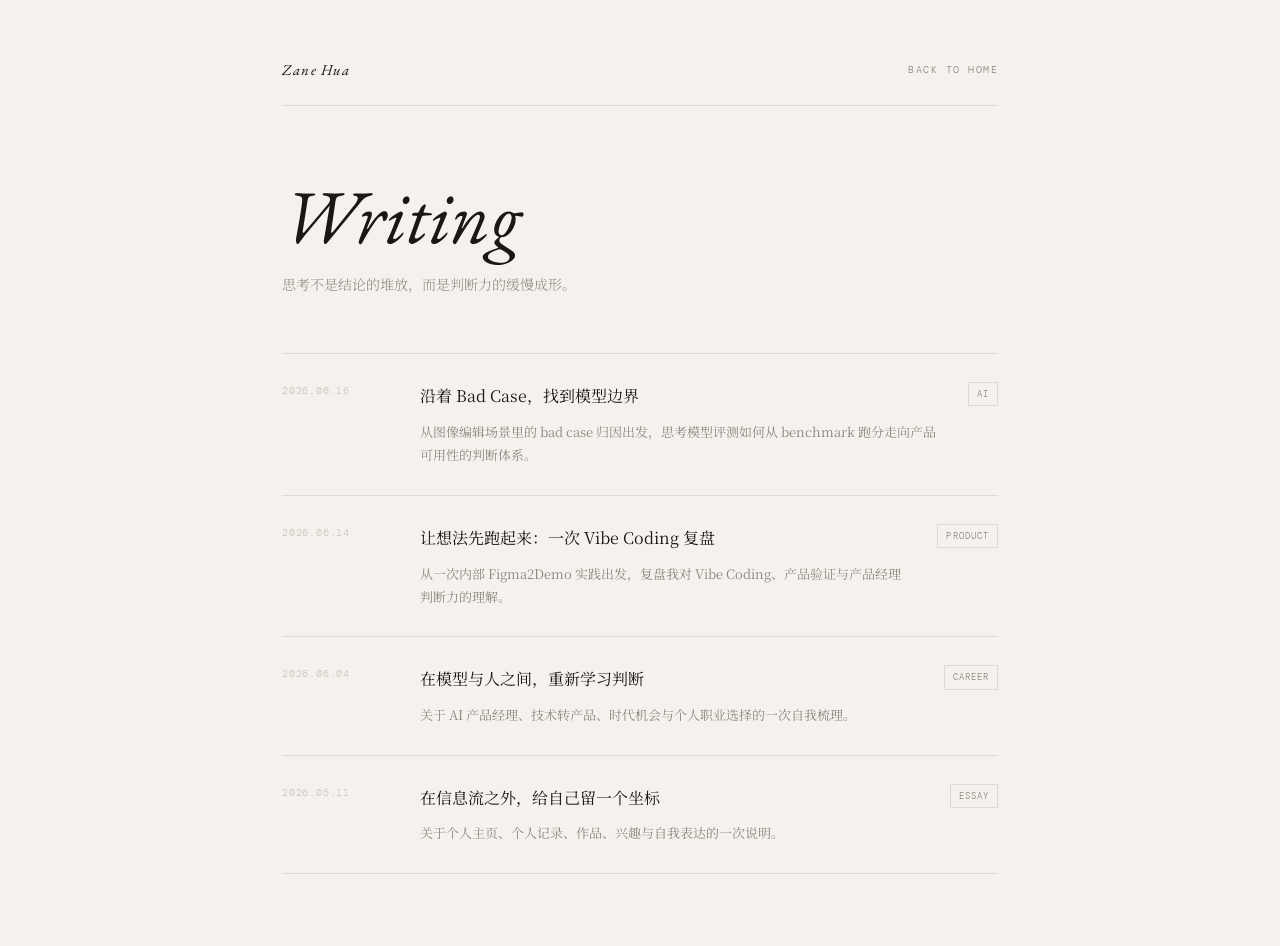
<file: posts/index.html>
<!DOCTYPE html>
<html lang="zh">
<head>
<meta charset="UTF-8">
<meta name="viewport" content="width=device-width, initial-scale=1.0">
<meta name="description" content="Zane Hua 的文章与阶段性思考。">
<title>Writing · Zane Hua</title>
<link rel="canonical" href="https://yuanzehua.me/posts/">
<meta property="og:type" content="website">
<meta property="og:title" content="Writing · Zane Hua">
<meta property="og:description" content="Zane Hua 的文章与阶段性思考。">
<meta property="og:url" content="https://yuanzehua.me/posts/">
<meta property="og:image" content="https://yuanzehua.me/assets/images/pets/loopi/v0-3/loopi-v0-3-source.png">
<meta name="twitter:card" content="summary">
<meta name="twitter:title" content="Writing · Zane Hua">
<meta name="twitter:description" content="Zane Hua 的文章与阶段性思考。">
<meta name="twitter:image" content="https://yuanzehua.me/assets/images/pets/loopi/v0-3/loopi-v0-3-source.png">
<link rel="preconnect" href="https://fonts.googleapis.com">
<link rel="preconnect" href="https://fonts.gstatic.com" crossorigin>
<link href="https://fonts.googleapis.com/css2?family=EB+Garamond:ital,wght@0,400;0,500;1,400&family=Noto+Serif+SC:wght@300;400;500&family=DM+Mono:wght@300;400&display=swap" rel="stylesheet">
<style>
:root{--ink:#1a1814;--paper:#f5f2ed;--mid:#8c8880;--light:#c8c4bc;--accent:#2d4a3e;--rule:rgba(26,24,20,.10);--serif-en:'EB Garamond',Georgia,serif;--serif-cn:'Noto Serif SC',STSong,serif;--mono:'DM Mono','Courier New',monospace}
*,*::before,*::after{box-sizing:border-box;margin:0;padding:0}
body{background:var(--paper);color:var(--ink);font-family:var(--serif-cn);font-weight:300;line-height:1.8;-webkit-font-smoothing:antialiased}
.page{max-width:860px;margin:0 auto;padding:56px clamp(28px,6vw,72px) 72px}
.top{display:flex;justify-content:space-between;align-items:center;border-bottom:1px solid var(--rule);padding-bottom:22px;margin-bottom:72px}
.brand{font-family:var(--serif-en);font-size:15px;font-style:italic;color:var(--ink);text-decoration:none;letter-spacing:.08em}
.back{font-family:var(--mono);font-size:10px;letter-spacing:.15em;text-transform:uppercase;color:var(--mid);text-decoration:none}
h1{font-family:var(--serif-en);font-size:clamp(42px,8vw,76px);font-weight:400;line-height:1;font-style:italic;margin-bottom:18px}
.sub{font-size:14px;color:var(--mid);margin-bottom:56px}
.list{display:flex;flex-direction:column;border-top:1px solid var(--rule)}
.list a{display:grid;grid-template-columns:110px 1fr auto;gap:28px;align-items:start;padding:28px 0;border-bottom:1px solid var(--rule);color:inherit;text-decoration:none}
.list a:hover strong{color:var(--accent)}
.post-date{font-family:var(--mono);font-size:10px;letter-spacing:.08em;color:var(--light)}
.post-copy{display:block}
.list strong{font-size:16px;font-weight:400;transition:color .2s}
.list small{display:block;margin-top:9px;font-size:13px;line-height:1.8;font-weight:400;color:var(--mid)}
.list em{font-family:var(--mono);font-size:9px;letter-spacing:.12em;text-transform:uppercase;font-style:normal;color:var(--mid);border:1px solid var(--rule);padding:3px 8px}
.empty{color:var(--mid)}
@media(max-width:640px){.list a{grid-template-columns:1fr;gap:8px}.list em{width:max-content}}
</style>
</head>
<body>
<main class="page">
  <div class="top">
    <a class="brand" href="/">Zane Hua</a>
    <a class="back" href="/#thinking">Back to home</a>
  </div>
  <h1>Writing</h1>
  <p class="sub">思考不是结论的堆放，而是判断力的缓慢成形。</p>
  <div class="list">
      <a href="/posts/2026-06-16-model-evaluation-product-judgment.html">
        <span class="post-date">2026.06.16</span>
        <span class="post-copy">
          <strong>沿着 Bad Case，找到模型边界</strong>
          <small>从图像编辑场景里的 bad case 归因出发，思考模型评测如何从 benchmark 跑分走向产品可用性的判断体系。</small>
        </span>
        <em>AI</em>
      </a>
      <a href="/posts/2026-06-14-vibe-coding-product-validation.html">
        <span class="post-date">2026.06.14</span>
        <span class="post-copy">
          <strong>让想法先跑起来：一次 Vibe Coding 复盘</strong>
          <small>从一次内部 Figma2Demo 实践出发，复盘我对 Vibe Coding、产品验证与产品经理判断力的理解。</small>
        </span>
        <em>Product</em>
      </a>
      <a href="/posts/2026-06-04-ai-product-manager-judgment.html">
        <span class="post-date">2026.06.04</span>
        <span class="post-copy">
          <strong>在模型与人之间，重新学习判断</strong>
          <small>关于 AI 产品经理、技术转产品、时代机会与个人职业选择的一次自我梳理。</small>
        </span>
        <em>Career</em>
      </a>
      <a href="/posts/2026-06-11-personal-homepage-coordinate.html">
        <span class="post-date">2026.05.11</span>
        <span class="post-copy">
          <strong>在信息流之外，给自己留一个坐标</strong>
          <small>关于个人主页、个人记录、作品、兴趣与自我表达的一次说明。</small>
        </span>
        <em>Essay</em>
      </a>
  </div>
</main>
</body>
</html>
</file>
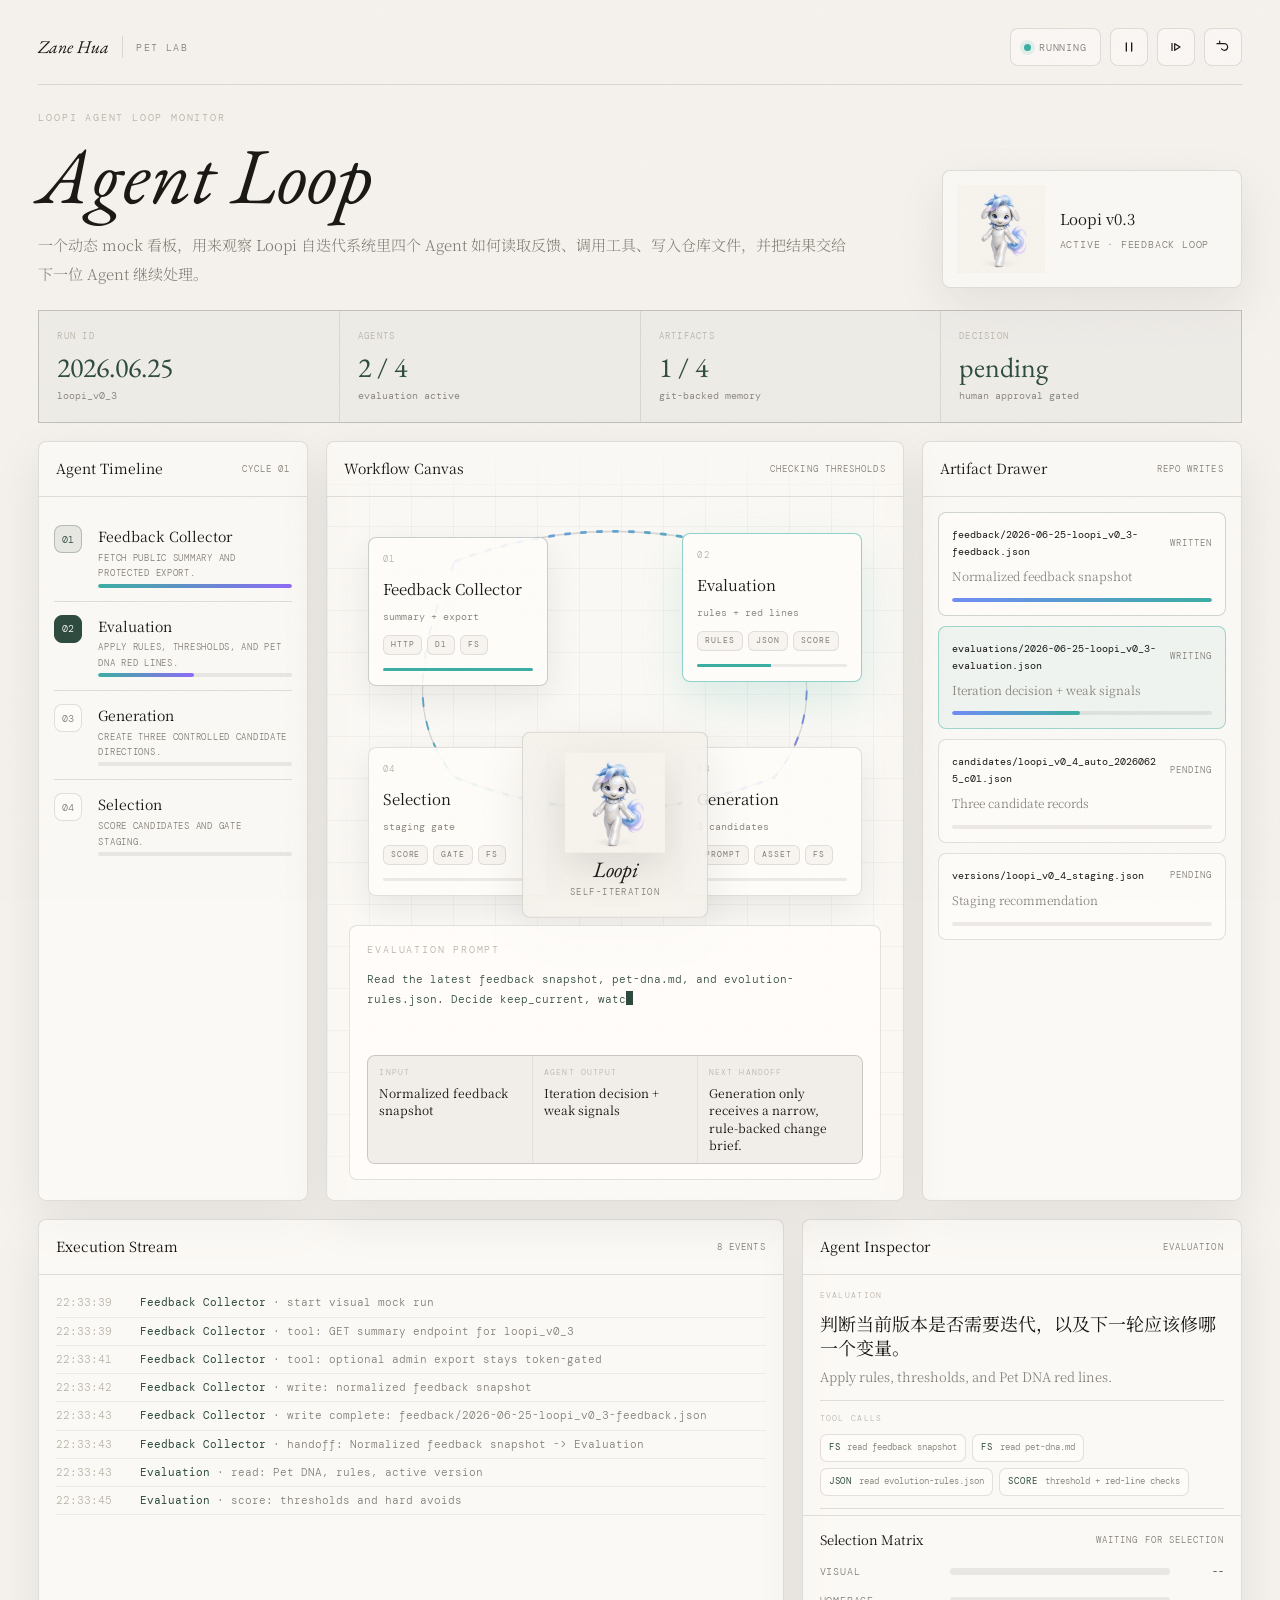
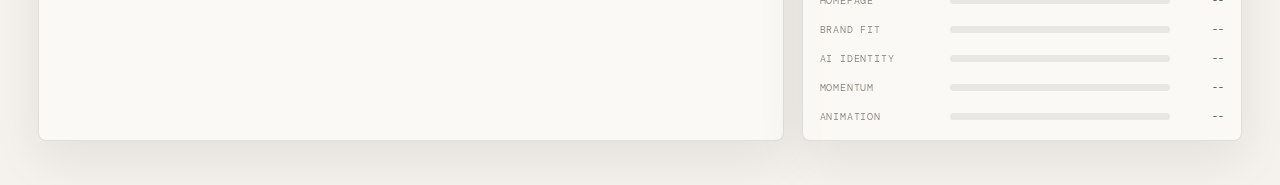
<file: pet-lab/agent-loop/index.html>
<!DOCTYPE html>
<html lang="zh">
<head>
<meta charset="UTF-8">
<meta name="viewport" content="width=device-width, initial-scale=1.0">
<title>Loopi Agent Loop Monitor · Pet Lab</title>
<meta name="description" content="Loopi 多 Agent 自迭代工作流的动态可视化 mock 看板。">
<link rel="canonical" href="https://yuanzehua.me/pet-lab/agent-loop/">
<meta property="og:type" content="website">
<meta property="og:title" content="Loopi Agent Loop Monitor">
<meta property="og:description" content="动态展示 Feedback Collector、Evaluation、Generation、Selection 四个 Agent 的协作过程。">
<meta property="og:url" content="https://yuanzehua.me/pet-lab/agent-loop/">
<meta property="og:image" content="https://yuanzehua.me/assets/images/pets/loopi/v0-3/loopi-v0-3-source.png">
<link rel="icon" type="image/svg+xml" href="/assets/favicon.svg">
<link rel="preconnect" href="https://fonts.googleapis.com">
<link rel="preconnect" href="https://fonts.gstatic.com" crossorigin>
<link href="https://fonts.googleapis.com/css2?family=EB+Garamond:ital,wght@0,400;0,500;1,400&family=Noto+Serif+SC:wght@300;400;500&family=DM+Mono:wght@300;400&display=swap" rel="stylesheet">
<style>
:root{
  --ink:#191714;
  --paper:#f5f2ed;
  --surface:#fffdfa;
  --surface-2:#ebe7df;
  --muted:#817d75;
  --light:#b8b2a8;
  --rule:rgba(25,23,20,.12);
  --rule-strong:rgba(25,23,20,.18);
  --green:#2d4a3e;
  --green-soft:rgba(45,74,62,.09);
  --cyan:#3aaea2;
  --blue:#6f8cf6;
  --violet:#8d6af6;
  --amber:#b8843b;
  --danger:#a84c3f;
  --shadow:0 18px 50px rgba(31,29,24,.08);
  --serif-en:'EB Garamond', Georgia, serif;
  --serif-cn:'Noto Serif SC', STSong, serif;
  --mono:'DM Mono','Courier New',monospace;
}
*,*::before,*::after{box-sizing:border-box}
body{margin:0;background:var(--paper);color:var(--ink);font-family:var(--serif-cn);font-weight:300;line-height:1.7;-webkit-font-smoothing:antialiased}
body::before{content:'';position:fixed;inset:0;background-image:url("data:image/svg+xml,%3Csvg viewBox='0 0 256 256' xmlns='http://www.w3.org/2000/svg'%3E%3Cfilter id='noise'%3E%3CfeTurbulence type='fractalNoise' baseFrequency='0.82' numOctaves='4' stitchTiles='stitch'/%3E%3C/filter%3E%3Crect width='100%25' height='100%25' filter='url(%23noise)' opacity='0.035'/%3E%3C/svg%3E");background-size:220px;pointer-events:none;z-index:20;opacity:.75}
button{font:inherit}
.page{width:min(1400px,100%);margin:0 auto;padding:28px clamp(18px,3vw,42px) 44px}
.topbar{display:grid;grid-template-columns:1fr auto;gap:22px;align-items:center;border-bottom:1px solid var(--rule);padding-bottom:18px;margin-bottom:22px}
.crumbs{display:flex;align-items:center;gap:13px;min-width:0}
.brand{font-family:var(--serif-en);font-size:18px;font-style:italic;color:var(--ink);text-decoration:none;white-space:nowrap}
.slash{width:1px;height:22px;background:var(--rule)}
.back{font-family:var(--mono);font-size:10px;letter-spacing:.14em;text-transform:uppercase;color:var(--muted);text-decoration:none}
.back:hover{color:var(--ink)}
.controls{display:flex;align-items:center;gap:9px;justify-content:flex-end}
.icon-btn{width:38px;height:38px;display:grid;place-items:center;border:1px solid var(--rule);border-radius:8px;background:rgba(255,253,250,.48);color:var(--ink);cursor:pointer;transition:background .2s,border-color .2s,transform .2s}
.icon-btn:hover,.icon-btn:focus{background:var(--surface);border-color:var(--rule-strong);transform:translateY(-1px);outline:none}
.icon-btn svg{width:16px;height:16px;display:block}
.run-chip{height:38px;display:flex;align-items:center;gap:8px;padding:0 13px;border:1px solid var(--rule);border-radius:8px;background:rgba(255,253,250,.48);font-family:var(--mono);font-size:10px;letter-spacing:.08em;text-transform:uppercase;color:var(--muted)}
.run-dot{width:7px;height:7px;border-radius:50%;background:var(--cyan);box-shadow:0 0 0 4px rgba(58,174,162,.12)}
.hero{display:grid;grid-template-columns:minmax(0,1fr) auto;gap:28px;align-items:end;margin:24px 0 22px}
.title-block{min-width:0}
.label{display:block;font-family:var(--mono);font-size:10px;letter-spacing:.18em;text-transform:uppercase;color:var(--light);margin-bottom:12px}
h1{margin:0;font-family:var(--serif-en);font-size:clamp(42px,6.2vw,86px);font-weight:400;font-style:italic;line-height:.95;letter-spacing:0}
.intro{max-width:820px;margin:18px 0 0;color:var(--muted);font-size:15px;line-height:1.9}
.loopi-card{display:grid;grid-template-columns:88px 1fr;gap:15px;align-items:center;min-width:300px;border:1px solid var(--rule);border-radius:8px;background:rgba(255,253,250,.54);padding:14px;box-shadow:var(--shadow)}
.loopi-card img{width:88px;height:88px;object-fit:contain}
.loopi-card strong{display:block;font-size:15px;font-weight:400;color:var(--ink)}
.loopi-card span{display:block;margin-top:5px;font-family:var(--mono);font-size:10px;letter-spacing:.08em;text-transform:uppercase;color:var(--muted)}
.metric-strip{display:grid;grid-template-columns:repeat(4,minmax(0,1fr));gap:1px;border:1px solid var(--rule);background:var(--rule);margin-bottom:18px}
.metric{min-width:0;background:rgba(255,253,250,.55);padding:18px}
.metric span{display:block;font-family:var(--mono);font-size:9px;letter-spacing:.14em;text-transform:uppercase;color:var(--light);margin-bottom:7px}
.metric strong{display:block;font-family:var(--serif-en);font-weight:400;font-size:28px;line-height:1.1;color:var(--green);white-space:nowrap}
.metric small{display:block;margin-top:5px;font-family:var(--mono);font-size:10px;color:var(--muted);white-space:nowrap;overflow:hidden;text-overflow:ellipsis}
.monitor{display:grid;grid-template-columns:270px minmax(520px,1fr) 320px;gap:18px;align-items:stretch}
.panel{background:rgba(255,253,250,.6);border:1px solid var(--rule);border-radius:8px;box-shadow:var(--shadow);min-width:0}
.panel-head{display:flex;justify-content:space-between;align-items:center;gap:14px;border-bottom:1px solid var(--rule);padding:15px 17px}
.panel-title{font-size:14px;font-weight:400;color:var(--ink)}
.panel-status{font-family:var(--mono);font-size:9px;letter-spacing:.12em;text-transform:uppercase;color:var(--muted)}
.agent-rail{padding:15px}
.agent-step{position:relative;display:grid;grid-template-columns:32px 1fr;gap:12px;padding:13px 0;border-bottom:1px solid var(--rule)}
.agent-step:last-child{border-bottom:0}
.agent-index{width:28px;height:28px;border:1px solid var(--rule);border-radius:8px;display:grid;place-items:center;font-family:var(--mono);font-size:10px;color:var(--muted);background:rgba(255,253,250,.75)}
.agent-step.is-active .agent-index{color:var(--surface);background:var(--green);border-color:var(--green)}
.agent-step.is-done .agent-index{color:var(--green);border-color:rgba(45,74,62,.28);background:var(--green-soft)}
.agent-main{min-width:0}
.agent-main strong{display:block;font-size:14px;font-weight:400;white-space:nowrap;overflow:hidden;text-overflow:ellipsis}
.agent-main span{display:block;margin-top:2px;font-family:var(--mono);font-size:9px;letter-spacing:.08em;text-transform:uppercase;color:var(--muted)}
.agent-progress{height:4px;margin-top:10px;background:rgba(25,23,20,.08);border-radius:999px;overflow:hidden}
.agent-progress i{display:block;height:100%;width:0;background:linear-gradient(90deg,var(--cyan),var(--violet));border-radius:999px;transition:width .16s linear}
.flow-panel{position:relative;min-height:760px;overflow:hidden}
.flow-panel::before{content:'';position:absolute;inset:0;background:linear-gradient(rgba(25,23,20,.035) 1px,transparent 1px),linear-gradient(90deg,rgba(25,23,20,.035) 1px,transparent 1px);background-size:42px 42px;mask-image:linear-gradient(to bottom,transparent,black 10%,black 90%,transparent);pointer-events:none}
.flow-svg{position:absolute;inset:68px 54px 168px;width:calc(100% - 108px);height:300px;overflow:visible;pointer-events:none}
.flow-svg path{fill:none;stroke:rgba(25,23,20,.15);stroke-width:2;stroke-linecap:round}
.flow-svg path.trace{stroke:url(#traceGradient);stroke-width:3;stroke-dasharray:8 18;stroke-dashoffset:0;opacity:.25;animation:dash 1.6s linear infinite}
.flow-panel.is-running .flow-svg path.trace{opacity:.9}
@keyframes dash{to{stroke-dashoffset:-52}}
.agent-node{position:absolute;width:180px;border:1px solid var(--rule);border-radius:8px;background:rgba(255,253,250,.9);padding:14px;box-shadow:0 12px 34px rgba(31,29,24,.08);transition:transform .28s,border-color .28s,background .28s}
.agent-node[data-agent="collector"]{left:7%;top:95px}
.agent-node[data-agent="evaluation"]{right:7%;top:95px}
.agent-node[data-agent="generation"]{right:7%;top:305px}
.agent-node[data-agent="selection"]{left:7%;top:305px}
.agent-node.is-active{border-color:rgba(58,174,162,.55);background:var(--surface);transform:translateY(-4px);box-shadow:0 18px 44px rgba(58,174,162,.16)}
.agent-node.is-done{border-color:rgba(45,74,62,.26)}
.agent-node em{display:block;font-family:var(--mono);font-style:normal;font-size:9px;letter-spacing:.14em;text-transform:uppercase;color:var(--light);margin-bottom:8px}
.agent-node strong{display:block;font-size:15px;font-weight:400}
.agent-node span{display:block;margin-top:7px;font-family:var(--mono);font-size:10px;color:var(--muted)}
.node-tools{display:flex;flex-wrap:wrap;gap:5px;margin-top:10px}
.node-tools b{display:inline-flex;align-items:center;height:20px;padding:0 7px;border:1px solid rgba(25,23,20,.1);border-radius:6px;background:rgba(245,242,237,.72);font-family:var(--mono);font-size:8px;font-weight:400;letter-spacing:.12em;text-transform:uppercase;color:var(--muted)}
.agent-node .mini-bar{height:3px;background:rgba(25,23,20,.08);margin-top:13px;border-radius:999px;overflow:hidden}
.agent-node .mini-bar i{display:block;height:100%;width:0;background:var(--cyan);transition:width .16s linear}
.center-core{position:absolute;left:50%;top:50%;transform:translate(-50%,-48%);width:186px;height:186px;border:1px solid var(--rule);border-radius:8px;background:rgba(245,242,237,.9);display:grid;place-items:center;text-align:center;box-shadow:var(--shadow)}
.center-core > div{display:flex;flex-direction:column;align-items:center;justify-content:center;gap:6px;min-width:0}
.center-core img{width:100px;height:100px;object-fit:contain;filter:drop-shadow(0 14px 20px rgba(31,29,24,.12))}
.center-core strong{display:block;font-family:var(--serif-en);font-size:22px;font-weight:400;font-style:italic;line-height:1;color:var(--ink)}
.center-core span{display:block;font-family:var(--mono);font-size:9px;line-height:1.2;letter-spacing:.16em;text-transform:uppercase;color:var(--muted)}
.prompt-card{position:absolute;left:22px;right:22px;bottom:20px;border:1px solid var(--rule);border-radius:8px;background:rgba(255,253,250,.86);padding:15px 17px}
.prompt-card code{display:block;min-height:72px;font-family:var(--mono);font-size:11px;line-height:1.75;color:var(--green);white-space:pre-wrap}
.handoff-strip{display:grid;grid-template-columns:repeat(3,minmax(0,1fr));gap:1px;margin-top:13px;border:1px solid var(--rule);background:var(--rule);border-radius:8px;overflow:hidden}
.handoff-strip div{min-width:0;background:rgba(245,242,237,.82);padding:10px 11px}
.handoff-strip span{display:block;font-family:var(--mono);font-size:8px;letter-spacing:.14em;text-transform:uppercase;color:var(--light);margin-bottom:4px}
.handoff-strip strong{display:block;font-family:var(--serif-cn);font-size:12px;font-weight:400;line-height:1.45;color:var(--ink)}
.caret{display:inline-block;width:7px;height:14px;background:var(--green);vertical-align:-2px;animation:blink 1s steps(1,end) infinite}
@keyframes blink{50%{opacity:0}}
.artifact-list{padding:15px;display:flex;flex-direction:column;gap:10px}
.artifact{border:1px solid var(--rule);border-radius:8px;background:rgba(255,253,250,.64);padding:13px;transition:border-color .2s,background .2s}
.artifact.is-writing{border-color:rgba(58,174,162,.45);background:rgba(58,174,162,.06)}
.artifact.is-done{border-color:rgba(45,74,62,.22)}
.artifact-top{display:flex;align-items:center;justify-content:space-between;gap:12px}
.artifact strong{font-family:var(--mono);font-size:10px;font-weight:400;color:var(--ink);overflow-wrap:anywhere}
.artifact span{font-family:var(--mono);font-size:9px;letter-spacing:.1em;text-transform:uppercase;color:var(--muted)}
.artifact small{display:block;margin-top:7px;font-family:var(--serif-cn);font-size:12px;line-height:1.55;color:var(--muted)}
.file-progress{height:4px;background:rgba(25,23,20,.08);border-radius:999px;overflow:hidden;margin-top:12px}
.file-progress i{display:block;height:100%;width:0;background:linear-gradient(90deg,var(--blue),var(--cyan));border-radius:999px;transition:width .16s linear}
.lower-grid{display:grid;grid-template-columns:minmax(0,1fr) minmax(390px,440px);gap:18px;margin-top:18px;align-items:stretch}
.log-panel,.inspector-panel{height:clamp(520px,58vh,660px);display:flex;flex-direction:column}
.log-stream{flex:1;min-height:0;padding:14px 17px;overflow:auto;font-family:var(--mono);font-size:11px;line-height:1.75;color:var(--muted)}
.log-line{display:grid;grid-template-columns:72px 1fr;gap:12px;border-bottom:1px solid rgba(25,23,20,.06);padding:4px 0;animation:logIn .26s ease-out both}
.log-time{color:var(--light)}
.log-line strong{font-weight:400;color:var(--green)}
@keyframes logIn{from{opacity:0;transform:translateY(8px)}to{opacity:1;transform:translateY(0)}}
.inspector-panel{padding:0}
.inspector-body{flex:1;min-height:0;overflow:auto;padding:14px 17px 16px;display:flex;flex-direction:column;gap:12px}
.inspector-lead strong{display:block;font-size:18px;font-weight:400;line-height:1.35;color:var(--ink)}
.inspector-lead p{margin:7px 0 0;color:var(--muted);font-size:13px;line-height:1.65}
.inspector-section{border-top:1px solid var(--rule);padding-top:11px}
.inspector-section:first-child{border-top:0;padding-top:0}
.section-label{display:block;font-family:var(--mono);font-size:8px;letter-spacing:.16em;text-transform:uppercase;color:var(--light);margin-bottom:8px}
.tool-list{display:flex;flex-wrap:wrap;gap:6px}
.tool-pill{display:inline-flex;align-items:center;gap:7px;max-width:100%;min-height:28px;padding:5px 8px;border:1px solid var(--rule);border-radius:7px;background:rgba(255,253,250,.62);font-family:var(--mono);font-size:9px;line-height:1.35;color:var(--muted)}
.tool-pill b{font-weight:400;color:var(--green);letter-spacing:.1em;text-transform:uppercase}
.contract-grid{display:grid;grid-template-columns:1fr;gap:7px}
.contract-item{border:1px solid var(--rule);border-radius:8px;background:rgba(255,253,250,.5);padding:9px 10px}
.contract-item span{display:block;font-family:var(--mono);font-size:8px;letter-spacing:.14em;text-transform:uppercase;color:var(--light);margin-bottom:4px}
.contract-item strong{display:block;font-size:12px;font-weight:400;line-height:1.55;color:var(--ink)}
.prompt-rules{margin:0;padding:0;list-style:none;display:flex;flex-direction:column;gap:5px}
.prompt-rules li{position:relative;padding-left:14px;font-size:12px;line-height:1.55;color:var(--muted)}
.prompt-rules li::before{content:'';position:absolute;left:0;top:.72em;width:5px;height:5px;border-radius:50%;background:var(--cyan)}
.score-block{flex:0 0 auto;border-top:1px solid var(--rule)}
.score-block-head{display:flex;justify-content:space-between;align-items:center;gap:12px;padding:13px 17px 0}
.score-block-head strong{font-size:13px;font-weight:400;color:var(--ink)}
.score-table{padding:12px 17px 15px;display:flex;flex-direction:column;gap:12px}
.score-row{display:grid;grid-template-columns:118px 1fr 42px;gap:12px;align-items:center}
.score-row span{font-family:var(--mono);font-size:10px;letter-spacing:.08em;text-transform:uppercase;color:var(--muted);white-space:nowrap}
.score-track{height:7px;background:rgba(25,23,20,.08);border-radius:999px;overflow:hidden}
.score-track i{display:block;height:100%;width:0;background:linear-gradient(90deg,var(--cyan),var(--violet));border-radius:999px;transition:width .35s ease}
.score-row strong{font-family:var(--mono);font-size:10px;font-weight:400;color:var(--green);text-align:right}
.mobile-stack{display:none}
@media(max-width:1120px){
  .monitor{grid-template-columns:240px minmax(0,1fr)}
  .artifact-panel{grid-column:1/-1}
  .artifact-list{display:grid;grid-template-columns:repeat(2,minmax(0,1fr))}
  .lower-grid{grid-template-columns:1fr}
  .log-panel,.inspector-panel{height:auto;max-height:none}
  .log-stream{min-height:198px}
}
@media(max-width:820px){
  .topbar,.hero{grid-template-columns:1fr}
  .controls{justify-content:flex-start;flex-wrap:wrap}
  .metric-strip{grid-template-columns:repeat(2,minmax(0,1fr))}
  .monitor{grid-template-columns:1fr}
  .flow-panel{min-height:760px}
  .flow-svg{display:none}
  .agent-node{position:relative;left:auto!important;right:auto!important;top:auto!important;width:auto;margin:12px 16px}
  .center-core{position:relative;left:auto;top:auto;transform:none;margin:18px auto}
  .prompt-card{position:relative;left:auto;right:auto;bottom:auto;margin:14px 16px 16px}
  .handoff-strip{grid-template-columns:1fr}
  .artifact-list{grid-template-columns:1fr}
  .loopi-card{min-width:0}
}
@media(max-width:520px){
  .page{padding-inline:14px}
  .metric-strip{grid-template-columns:1fr}
  .run-chip{width:100%;justify-content:center}
  .score-row{grid-template-columns:1fr}
  .score-row strong{text-align:left}
}
@media(prefers-reduced-motion:reduce){
  *,*::before,*::after{animation:none!important;transition:none!important;scroll-behavior:auto!important}
}
</style>
</head>
<body>
<main class="page">
  <header class="topbar">
    <div class="crumbs">
      <a class="brand" href="/">Zane Hua</a>
      <span class="slash" aria-hidden="true"></span>
      <a class="back" href="/pet-lab/">Pet Lab</a>
    </div>
    <div class="controls" aria-label="Loop monitor controls">
      <span class="run-chip"><i class="run-dot" aria-hidden="true"></i><span data-run-state>running</span></span>
      <button class="icon-btn" type="button" data-action="toggle" title="Pause">
        <svg viewBox="0 0 24 24" aria-hidden="true"><path d="M8 6v12M16 6v12" fill="none" stroke="currentColor" stroke-width="2" stroke-linecap="round"/></svg>
      </button>
      <button class="icon-btn" type="button" data-action="step" title="Step">
        <svg viewBox="0 0 24 24" aria-hidden="true"><path d="M6 6v12M10 7l8 5-8 5z" fill="none" stroke="currentColor" stroke-width="1.8" stroke-linejoin="round"/></svg>
      </button>
      <button class="icon-btn" type="button" data-action="reset" title="Reset">
        <svg viewBox="0 0 24 24" aria-hidden="true"><path d="M7 7h7a5 5 0 1 1-4.2 7.7M7 7V3M7 7H3" fill="none" stroke="currentColor" stroke-width="1.8" stroke-linecap="round" stroke-linejoin="round"/></svg>
      </button>
    </div>
  </header>

  <section class="hero">
    <div class="title-block">
      <span class="label">Loopi Agent Loop Monitor</span>
      <h1>Agent Loop</h1>
      <p class="intro">一个动态 mock 看板，用来观察 Loopi 自迭代系统里四个 Agent 如何读取反馈、调用工具、写入仓库文件，并把结果交给下一位 Agent 继续处理。</p>
    </div>
    <aside class="loopi-card" aria-label="Loopi active version">
      <img src="/assets/images/pets/loopi/v0-3/loopi-v0-3.webp" alt="Loopi v0.3">
      <div>
        <strong>Loopi v0.3</strong>
        <span>active · feedback loop</span>
      </div>
    </aside>
  </section>

  <section class="metric-strip" aria-label="Loop run snapshot">
    <div class="metric">
      <span>Run ID</span>
      <strong>2026.06.25</strong>
      <small>loopi_v0_3</small>
    </div>
    <div class="metric">
      <span>Agents</span>
      <strong data-metric-agents>1 / 4</strong>
      <small data-metric-active>collector active</small>
    </div>
    <div class="metric">
      <span>Artifacts</span>
      <strong data-metric-files>0 / 4</strong>
      <small>git-backed memory</small>
    </div>
    <div class="metric">
      <span>Decision</span>
      <strong data-metric-decision>pending</strong>
      <small>human approval gated</small>
    </div>
  </section>

  <section class="monitor" aria-label="Loop monitor">
    <aside class="panel">
      <div class="panel-head">
        <strong class="panel-title">Agent Timeline</strong>
        <span class="panel-status" data-cycle-label>cycle 01</span>
      </div>
      <div class="agent-rail" data-agent-rail></div>
    </aside>

    <section class="panel flow-panel is-running" data-flow-panel>
      <div class="panel-head">
        <strong class="panel-title">Workflow Canvas</strong>
        <span class="panel-status" data-flow-status>reading feedback</span>
      </div>
      <svg class="flow-svg" viewBox="0 0 760 320" preserveAspectRatio="none" aria-hidden="true">
        <defs>
          <linearGradient id="traceGradient" x1="0" x2="1" y1="0" y2="1">
            <stop offset="0%" stop-color="#6f8cf6"/>
            <stop offset="52%" stop-color="#3aaea2"/>
            <stop offset="100%" stop-color="#8d6af6"/>
          </linearGradient>
        </defs>
        <path d="M120 55 C290 12 470 12 640 55"></path>
        <path d="M640 85 C710 160 710 230 640 285"></path>
        <path d="M120 285 C290 330 470 330 640 285"></path>
        <path d="M120 85 C50 160 50 230 120 285"></path>
        <path class="trace" d="M120 55 C290 12 470 12 640 55 C710 160 710 230 640 285 C470 330 290 330 120 285 C50 230 50 160 120 55"></path>
      </svg>

      <article class="agent-node" data-agent-node="collector" data-agent="collector">
        <em>01</em>
        <strong>Feedback Collector</strong>
        <span>summary + export</span>
        <div class="node-tools" data-node-tools="collector"></div>
        <div class="mini-bar"><i></i></div>
      </article>
      <article class="agent-node" data-agent-node="evaluation" data-agent="evaluation">
        <em>02</em>
        <strong>Evaluation</strong>
        <span>rules + red lines</span>
        <div class="node-tools" data-node-tools="evaluation"></div>
        <div class="mini-bar"><i></i></div>
      </article>
      <article class="agent-node" data-agent-node="generation" data-agent="generation">
        <em>03</em>
        <strong>Generation</strong>
        <span>3 candidates</span>
        <div class="node-tools" data-node-tools="generation"></div>
        <div class="mini-bar"><i></i></div>
      </article>
      <article class="agent-node" data-agent-node="selection" data-agent="selection">
        <em>04</em>
        <strong>Selection</strong>
        <span>staging gate</span>
        <div class="node-tools" data-node-tools="selection"></div>
        <div class="mini-bar"><i></i></div>
      </article>

      <div class="center-core">
        <div>
          <img src="/assets/images/pets/loopi/v0-3/loopi-v0-3.webp" alt="">
          <strong>Loopi</strong>
          <span>self-iteration</span>
        </div>
      </div>

      <div class="prompt-card">
        <span class="label" data-prompt-label>Collector Prompt</span>
        <code data-prompt-text></code>
        <div class="handoff-strip" data-handoff-strip aria-label="Current agent data handoff"></div>
      </div>
    </section>

    <aside class="panel artifact-panel">
      <div class="panel-head">
        <strong class="panel-title">Artifact Drawer</strong>
        <span class="panel-status">repo writes</span>
      </div>
      <div class="artifact-list" data-artifacts></div>
    </aside>
  </section>

  <section class="lower-grid">
    <section class="panel log-panel">
      <div class="panel-head">
        <strong class="panel-title">Execution Stream</strong>
        <span class="panel-status" data-log-count>0 events</span>
      </div>
      <div class="log-stream" data-log-stream aria-live="polite"></div>
    </section>

    <section class="panel inspector-panel">
      <div class="panel-head">
        <strong class="panel-title">Agent Inspector</strong>
        <span class="panel-status" data-inspector-status>collector</span>
      </div>
      <div class="inspector-body" data-agent-inspector></div>
      <div class="score-block">
        <div class="score-block-head">
          <strong>Selection Matrix</strong>
          <span class="panel-status" data-score-status>pending</span>
        </div>
        <div class="score-table" data-score-table></div>
      </div>
    </section>
  </section>
</main>

<script>
(() => {
  const agents = [
    {
      id: "collector",
      name: "Feedback Collector",
      role: "Fetch public summary and protected export.",
      purpose: "把线上真实反馈整理成可进入 Loop 的安全快照。",
      status: "reading feedback",
      promptLabel: "Collector Prompt",
      prompt: "Fetch /api/pet-feedback-summary?version=loopi_v0_3. If PET_ADMIN_TOKEN exists, fetch protected export. Save a public-safe snapshot under pet-loop/feedback/.",
      promptRules: [
        "公开看板只能使用聚合数据，不暴露原始文字反馈。",
        "管理员导出只在 PET_ADMIN_TOKEN 存在时读取。",
        "输出必须是可复用的反馈快照，供 Evaluation 读取。"
      ],
      toolKinds: ["HTTP", "D1", "FS"],
      tools: [
        ["HTTP", "GET /api/pet-feedback-summary"],
        ["HTTP", "GET /api/pet-feedback-export"],
        ["ENV", "PET_ADMIN_TOKEN"],
        ["FS", "write feedback snapshot"]
      ],
      reads: "Cloudflare D1 aggregate summary, optional admin export, active version name.",
      writes: "pet-loop/feedback/*.json with normalized score, tags, dimensions, and privacy-safe notes.",
      input: "Visitor feedback rows",
      output: "Normalized feedback snapshot",
      handoff: "Evaluation receives one clean snapshot instead of touching the database directly.",
      artifact: "feedback/2026-06-25-loopi_v0_3-feedback.json",
      logs: [
        "tool: GET summary endpoint for loopi_v0_3",
        "tool: optional admin export stays token-gated",
        "write: normalized feedback snapshot"
      ]
    },
    {
      id: "evaluation",
      name: "Evaluation",
      role: "Apply rules, thresholds, and Pet DNA red lines.",
      purpose: "判断当前版本是否需要迭代，以及下一轮应该修哪一个变量。",
      status: "checking thresholds",
      promptLabel: "Evaluation Prompt",
      prompt: "Read the latest feedback snapshot, pet-dna.md, and evolution-rules.json. Decide keep_current, watch_only, generate_candidates, or urgent_iteration.",
      promptRules: [
        "先找最低的问题或维度，再决定是否生成候选。",
        "任何 Pet DNA 红线优先于平均分。",
        "输出必须包含 decision、weakest signal、next variables。"
      ],
      toolKinds: ["RULES", "JSON", "SCORE"],
      tools: [
        ["FS", "read feedback snapshot"],
        ["FS", "read pet-dna.md"],
        ["JSON", "read evolution-rules.json"],
        ["SCORE", "threshold + red-line checks"]
      ],
      reads: "Feedback snapshot, Loopi Pet DNA, active version record, evolution rules.",
      writes: "pet-loop/evaluations/*.json plus a concise iteration diagnosis.",
      input: "Normalized feedback snapshot",
      output: "Iteration decision + weak signals",
      handoff: "Generation only receives a narrow, rule-backed change brief.",
      artifact: "evaluations/2026-06-25-loopi_v0_3-evaluation.json",
      logs: [
        "read: Pet DNA, rules, active version",
        "score: thresholds and hard avoids",
        "handoff: weakest dimensions to Generation"
      ]
    },
    {
      id: "generation",
      name: "Generation",
      role: "Create three controlled candidate directions.",
      purpose: "根据评估结论生成三个受控候选，而不是随意重画 Loopi。",
      status: "writing candidates",
      promptLabel: "Generation Prompt",
      prompt: "Generate exactly 3 candidate JSON files. Each candidate changes only 1-2 variables and names the feedback weakness it targets.",
      promptRules: [
        "每轮只改 1-2 个视觉变量。",
        "必须保留 Loopi 的虚拟 AI 伙伴身份和小马来源动势。",
        "每个候选都要写明它要改善哪一个反馈问题。"
      ],
      toolKinds: ["PROMPT", "ASSET", "FS"],
      tools: [
        ["FS", "read evaluation brief"],
        ["PROMPT", "compose candidate directions"],
        ["ASSET", "preserve or attach generated asset"],
        ["FS", "write 3 candidate JSON files"]
      ],
      reads: "Evaluation decision, next-variable brief, Pet DNA, current version asset notes.",
      writes: "pet-loop/candidates/*.json with controlled variables, rationale, and asset references.",
      input: "Change brief",
      output: "Three candidate records",
      handoff: "Selection compares candidates with the same scoring frame and safety gate.",
      artifact: "candidates/loopi_v0_4_auto_20260625_c01.json",
      logs: [
        "candidate: Conservative Fit Repair",
        "candidate: Warm Personality Lift",
        "candidate: Brand/IP Clarity"
      ]
    },
    {
      id: "selection",
      name: "Selection",
      role: "Score candidates and gate staging.",
      purpose: "用一致的权重和红线筛掉危险候选，只把一个版本送入 staging。",
      status: "selecting staging",
      promptLabel: "Selection Prompt",
      prompt: "Compare candidates with weighted scores. A candidate may enter staging only if it preserves homepage fit, visual first impression, Pet DNA consistency, and animation feasibility.",
      promptRules: [
        "最高分不自动获胜；红线失败直接淘汰。",
        "必须说明为什么选择它，以及为什么没有选择另外两个。",
        "只能写 staging 建议，不能直接替换生产首页。"
      ],
      toolKinds: ["SCORE", "GATE", "FS"],
      tools: [
        ["JSON", "read candidate records"],
        ["SCORE", "apply selection_weights"],
        ["GATE", "Pet DNA + homepage-fit gate"],
        ["FS", "write staging version"]
      ],
      reads: "Three candidate records, evaluation report, selection weights, Pet DNA red lines.",
      writes: "pet-loop/selections/*.json and pet-loop/versions/*_staging.json.",
      input: "Three candidate records",
      output: "Staging recommendation",
      handoff: "Human approval decides whether staging becomes homepage production.",
      artifact: "versions/loopi_v0_4_staging.json",
      logs: [
        "score: candidates with selection_weights",
        "gate: reject unsafe candidates before ranking",
        "write: staging recommendation for human review"
      ]
    }
  ];

  const scores = [
    ["Visual", 0.86],
    ["Homepage", 0.78],
    ["Brand Fit", 0.9],
    ["AI Identity", 0.92],
    ["Momentum", 0.74],
    ["Animation", 0.82]
  ];

  const rail = document.querySelector("[data-agent-rail]");
  const artifactsEl = document.querySelector("[data-artifacts]");
  const logStream = document.querySelector("[data-log-stream]");
  const promptText = document.querySelector("[data-prompt-text]");
  const promptLabel = document.querySelector("[data-prompt-label]");
  const flowPanel = document.querySelector("[data-flow-panel]");
  const flowStatus = document.querySelector("[data-flow-status]");
  const runState = document.querySelector("[data-run-state]");
  const cycleLabel = document.querySelector("[data-cycle-label]");
  const metricAgents = document.querySelector("[data-metric-agents]");
  const metricActive = document.querySelector("[data-metric-active]");
  const metricFiles = document.querySelector("[data-metric-files]");
  const metricDecision = document.querySelector("[data-metric-decision]");
  const logCount = document.querySelector("[data-log-count]");
  const scoreStatus = document.querySelector("[data-score-status]");
  const scoreTable = document.querySelector("[data-score-table]");
  const inspector = document.querySelector("[data-agent-inspector]");
  const inspectorStatus = document.querySelector("[data-inspector-status]");
  const handoffStrip = document.querySelector("[data-handoff-strip]");
  const toggleButton = document.querySelector('[data-action="toggle"]');

  let active = 0;
  let progress = 0;
  let playing = true;
  let cycle = 1;
  let lastTick = performance.now();
  let emitted = new Set();
  let logs = [];
  let renderedAgentId = "";

  function listItems(items) {
    return items.map((item) => `<li>${item}</li>`).join("");
  }

  function toolPills(tools) {
    return tools.map(([type, label]) => `
      <span class="tool-pill"><b>${type}</b>${label}</span>
    `).join("");
  }

  function renderShell() {
    rail.innerHTML = agents.map((agent, index) => `
      <article class="agent-step" data-rail-step="${agent.id}">
        <span class="agent-index">${String(index + 1).padStart(2, "0")}</span>
        <span class="agent-main">
          <strong>${agent.name}</strong>
          <span>${agent.role}</span>
          <span class="agent-progress"><i></i></span>
        </span>
      </article>
    `).join("");

    artifactsEl.innerHTML = agents.map((agent) => `
      <article class="artifact" data-artifact="${agent.id}">
        <div class="artifact-top">
          <strong>${agent.artifact}</strong>
          <span>pending</span>
        </div>
        <small>${agent.output}</small>
        <div class="file-progress"><i></i></div>
      </article>
    `).join("");

    document.querySelectorAll("[data-node-tools]").forEach((node) => {
      const agent = agents.find((item) => item.id === node.dataset.nodeTools);
      node.innerHTML = agent.toolKinds.map((kind) => `<b>${kind}</b>`).join("");
    });

    scoreTable.innerHTML = scores.map(([label]) => `
      <div class="score-row">
        <span>${label}</span>
        <div class="score-track"><i></i></div>
        <strong>--</strong>
      </div>
    `).join("");
  }

  function renderAgentDetails(agent) {
    if (renderedAgentId === agent.id) {
      return;
    }

    renderedAgentId = agent.id;
    inspectorStatus.textContent = agent.id;
    handoffStrip.innerHTML = `
      <div>
        <span>Input</span>
        <strong>${agent.input}</strong>
      </div>
      <div>
        <span>Agent Output</span>
        <strong>${agent.output}</strong>
      </div>
      <div>
        <span>Next Handoff</span>
        <strong>${agent.handoff}</strong>
      </div>
    `;

    inspector.innerHTML = `
      <section class="inspector-section inspector-lead">
        <span class="section-label">${agent.name}</span>
        <strong>${agent.purpose}</strong>
        <p>${agent.role}</p>
      </section>

      <section class="inspector-section">
        <span class="section-label">Tool Calls</span>
        <div class="tool-list">${toolPills(agent.tools)}</div>
      </section>

      <section class="inspector-section">
        <span class="section-label">Prompt Contract</span>
        <ul class="prompt-rules">${listItems(agent.promptRules)}</ul>
      </section>

      <section class="inspector-section">
        <span class="section-label">Data Contract</span>
        <div class="contract-grid">
          <div class="contract-item">
            <span>Reads</span>
            <strong>${agent.reads}</strong>
          </div>
          <div class="contract-item">
            <span>Writes</span>
            <strong>${agent.writes}</strong>
          </div>
          <div class="contract-item">
            <span>Handoff</span>
            <strong>${agent.handoff}</strong>
          </div>
        </div>
      </section>
    `;
  }

  function addLog(message, agent = agents[active]) {
    const time = new Date().toLocaleTimeString("zh-CN", {
      hour12: false,
      hour: "2-digit",
      minute: "2-digit",
      second: "2-digit"
    });
    logs.push({ time, agent: agent.name, message });
    logs = logs.slice(-9);
    logStream.innerHTML = logs.map((item) => `
      <div class="log-line">
        <span class="log-time">${item.time}</span>
        <span><strong>${item.agent}</strong> · ${item.message}</span>
      </div>
    `).join("");
    logStream.scrollTop = logStream.scrollHeight;
    logCount.textContent = `${logs.length} events`;
  }

  function emitProgressLogs() {
    const agent = agents[active];
    [0, 0.38, 0.72].forEach((point, index) => {
      const key = `${cycle}-${agent.id}-${index}`;
      if (progress >= point && !emitted.has(key)) {
        emitted.add(key);
        addLog(agent.logs[index], agent);
      }
    });
  }

  function setButtonIcon() {
    toggleButton.title = playing ? "Pause" : "Play";
    toggleButton.innerHTML = playing
      ? '<svg viewBox="0 0 24 24" aria-hidden="true"><path d="M8 6v12M16 6v12" fill="none" stroke="currentColor" stroke-width="2" stroke-linecap="round"/></svg>'
      : '<svg viewBox="0 0 24 24" aria-hidden="true"><path d="M8 5l11 7-11 7z" fill="none" stroke="currentColor" stroke-width="1.8" stroke-linejoin="round"/></svg>';
  }

  function updateUI() {
    const agent = agents[active];
    renderAgentDetails(agent);
    cycleLabel.textContent = `cycle ${String(cycle).padStart(2, "0")}`;
    flowStatus.textContent = agent.status;
    runState.textContent = playing ? "running" : "paused";
    flowPanel.classList.toggle("is-running", playing);
    metricAgents.textContent = `${Math.min(active + 1, agents.length)} / ${agents.length}`;
    metricActive.textContent = `${agent.id} active`;
    metricFiles.textContent = `${active} / ${agents.length}`;
    metricDecision.textContent = active === agents.length - 1 && progress > .72 ? "stage" : "pending";
    promptLabel.textContent = agent.promptLabel;
    const typedLength = Math.max(10, Math.floor(agent.prompt.length * Math.min(1, progress + .18)));
    promptText.innerHTML = `${agent.prompt.slice(0, typedLength)}<span class="caret"></span>`;

    document.querySelectorAll("[data-rail-step]").forEach((node, index) => {
      node.classList.toggle("is-active", index === active);
      node.classList.toggle("is-done", index < active);
      const value = index < active ? 100 : index === active ? progress * 100 : 0;
      node.querySelector(".agent-progress i").style.width = `${value}%`;
    });

    document.querySelectorAll("[data-agent-node]").forEach((node, index) => {
      node.classList.toggle("is-active", index === active);
      node.classList.toggle("is-done", index < active);
      const value = index < active ? 100 : index === active ? progress * 100 : 0;
      node.querySelector(".mini-bar i").style.width = `${value}%`;
    });

    document.querySelectorAll("[data-artifact]").forEach((node, index) => {
      const status = node.querySelector(".artifact-top span");
      const value = index < active ? 100 : index === active ? progress * 100 : 0;
      node.classList.toggle("is-writing", index === active);
      node.classList.toggle("is-done", index < active);
      status.textContent = index < active ? "written" : index === active ? "writing" : "pending";
      node.querySelector(".file-progress i").style.width = `${value}%`;
    });

    const isSelection = active === agents.length - 1;
    const scoreReveal = isSelection ? Math.max(0, Math.min(1, (progress - .14) / .76)) : 0;
    scoreStatus.textContent = isSelection ? "ranking candidates" : "waiting for selection";
    document.querySelectorAll(".score-row").forEach((row, index) => {
      const target = isSelection ? scores[index][1] * scoreReveal : 0;
      row.querySelector(".score-track i").style.width = `${target * 100}%`;
      row.querySelector("strong").textContent = isSelection && scoreReveal > .92 ? (scores[index][1] * 5).toFixed(2) : "--";
    });
  }

  function finishAgent() {
    const agent = agents[active];
    addLog(`write complete: ${agent.artifact}`, agent);
    if (active < agents.length - 1) {
      addLog(`handoff: ${agent.output} -> ${agents[active + 1].name}`, agent);
      active += 1;
      progress = 0;
    } else {
      addLog("selection report ready; staging remains human-gated", agent);
      active = 0;
      progress = 0;
      cycle += 1;
      emitted = new Set();
    }
  }

  function tick(now) {
    const delta = Math.min(90, now - lastTick);
    lastTick = now;
    if (playing) {
      progress += delta / 3800;
      emitProgressLogs();
      if (progress >= 1) {
        progress = 1;
        updateUI();
        finishAgent();
      }
    }
    updateUI();
    requestAnimationFrame(tick);
  }

  document.querySelector('[data-action="toggle"]').addEventListener("click", () => {
    playing = !playing;
    setButtonIcon();
    addLog(playing ? "resume loop playback" : "pause loop playback");
  });

  document.querySelector('[data-action="step"]').addEventListener("click", () => {
    progress = 1;
    updateUI();
    finishAgent();
  });

  document.querySelector('[data-action="reset"]').addEventListener("click", () => {
    active = 0;
    progress = 0;
    cycle = 1;
    logs = [];
    emitted = new Set();
    renderedAgentId = "";
    playing = true;
    setButtonIcon();
    addLog("reset mock loop to collector", agents[0]);
  });

  renderShell();
  setButtonIcon();
  addLog("start visual mock run", agents[0]);
  requestAnimationFrame((now) => {
    lastTick = now;
    tick(now);
  });
})();
</script>
</body>
</html>
</file>
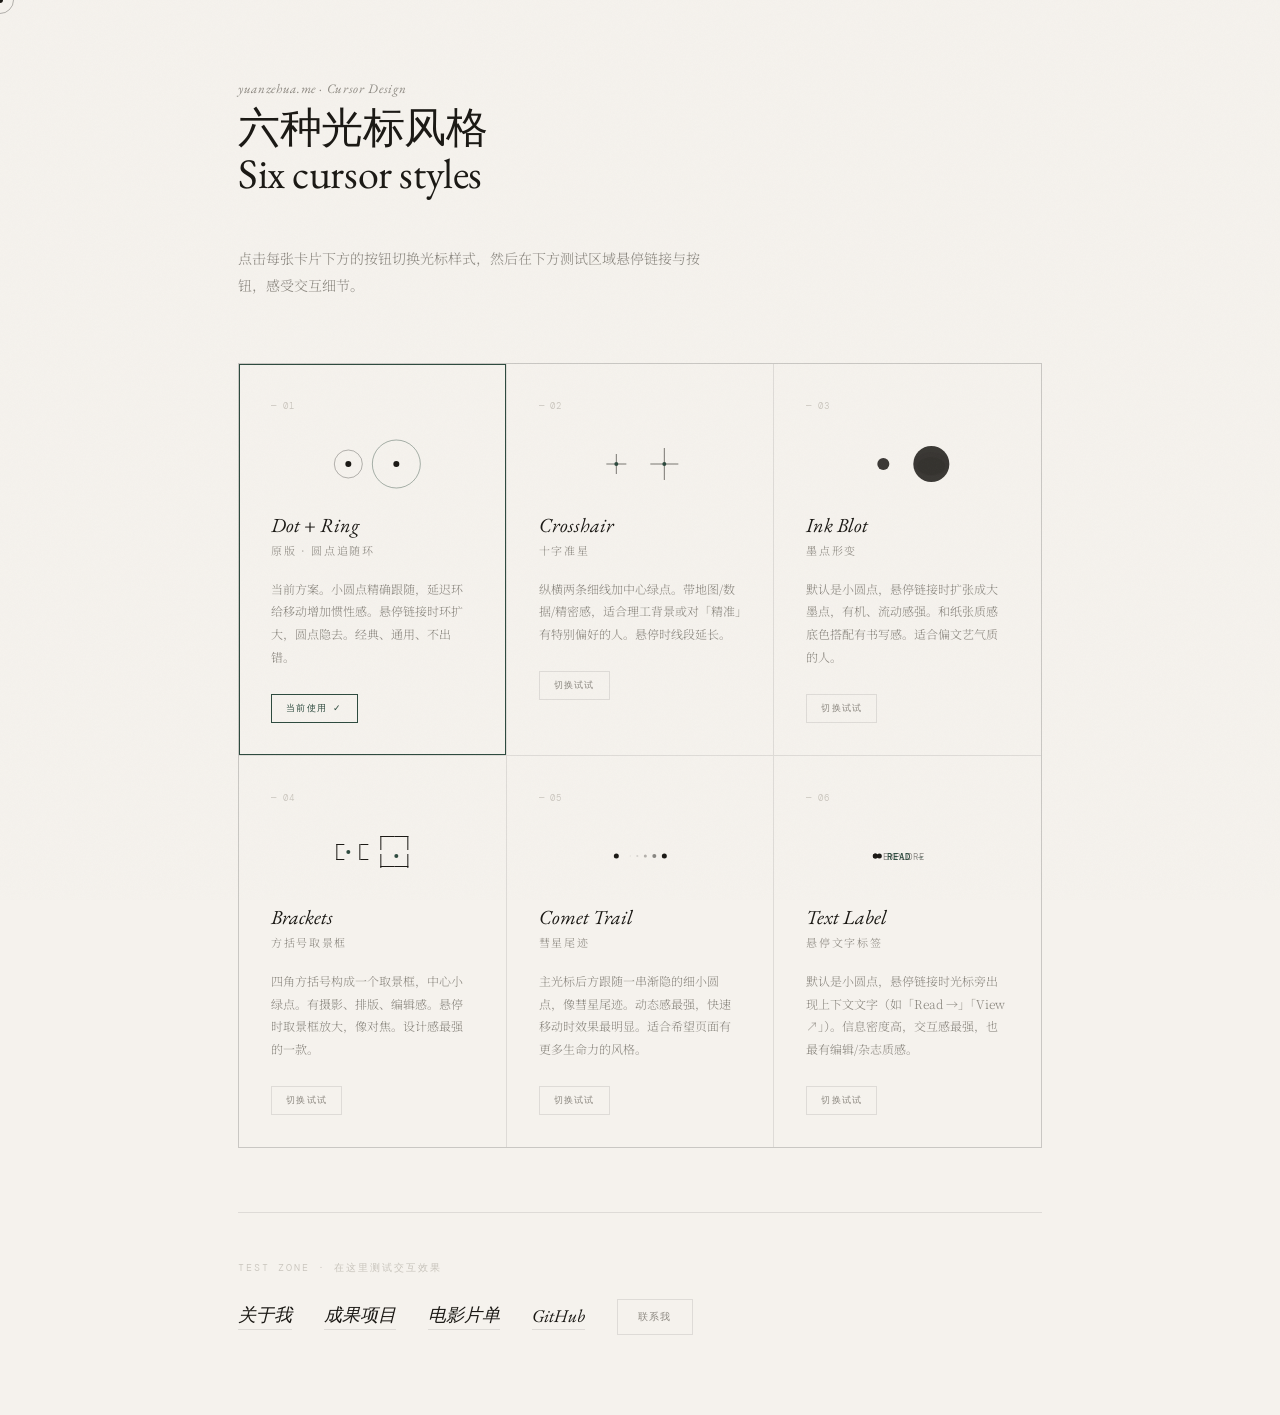
<file: assets/cursor-demo.html>
<!DOCTYPE html>
<html lang="zh">
<head>
<meta charset="UTF-8">
<meta name="viewport" content="width=device-width, initial-scale=1.0">
<title>Cursor Styles · Demo</title>
<link href="https://fonts.googleapis.com/css2?family=EB+Garamond:ital,wght@0,400;1,400&family=DM+Mono:wght@300;400&family=Noto+Serif+SC:wght@300;400&display=swap" rel="stylesheet">
<style>
:root {
  --ink:    #1a1814;
  --paper:  #f5f2ed;
  --mid:    #8c8880;
  --light:  #c8c4bc;
  --faint:  #e4e0d8;
  --accent: #2d4a3e;
  --rule:   rgba(26,24,20,0.10);
  --serif-en: 'EB Garamond', Georgia, serif;
  --serif-cn: 'Noto Serif SC', STSong, serif;
  --mono:     'DM Mono', monospace;
}
*, *::before, *::after { box-sizing: border-box; margin: 0; padding: 0; }
html { scroll-behavior: smooth; }

body {
  background: var(--paper);
  color: var(--ink);
  font-family: var(--serif-cn);
  font-weight: 300;
  -webkit-font-smoothing: antialiased;
  cursor: none;
  min-height: 100vh;
  overflow-x: hidden;
}
body::before {
  content: '';
  position: fixed; inset: 0;
  background-image: url("data:image/svg+xml,%3Csvg viewBox='0 0 256 256' xmlns='http://www.w3.org/2000/svg'%3E%3Cfilter id='noise'%3E%3CfeTurbulence type='fractalNoise' baseFrequency='0.9' numOctaves='4' stitchTiles='stitch'/%3E%3C/filter%3E%3Crect width='100%25' height='100%25' filter='url(%23noise)' opacity='0.04'/%3E%3C/svg%3E");
  background-size: 200px; pointer-events: none; z-index: 9999; opacity: 0.6;
}

/* ─── Layout ──────────────────────────────── */
.page { max-width: 900px; margin: 0 auto; padding: 80px 48px; }

.title {
  font-family: var(--serif-en);
  font-size: 13px; font-style: italic;
  color: var(--mid); letter-spacing: 0.05em;
  margin-bottom: 8px;
}
h1 {
  font-family: var(--serif-en);
  font-size: clamp(28px, 4vw, 42px);
  font-weight: 400; line-height: 1.1;
  letter-spacing: -0.01em;
  margin-bottom: 48px;
}
.subtitle {
  font-size: 14px; color: var(--mid);
  line-height: 1.9; max-width: 480px;
  margin-bottom: 64px; font-weight: 300;
}

/* ─── Cards grid ──────────────────────────── */
.grid {
  display: grid;
  grid-template-columns: repeat(3, 1fr);
  gap: 1px;
  background: var(--rule);
  border: 1px solid var(--rule);
  margin-bottom: 64px;
}
.card {
  background: var(--paper);
  padding: 36px 32px 32px;
  transition: background 0.25s;
  position: relative;
}
.card:hover { background: #eeebe4; }
.card-num {
  font-family: var(--mono); font-size: 9px;
  color: var(--light); letter-spacing: 0.1em;
  display: block; margin-bottom: 24px;
}
.card-name {
  font-family: var(--serif-en);
  font-size: 20px; font-style: italic;
  font-weight: 400; color: var(--ink);
  display: block; margin-bottom: 4px;
}
.card-name-cn {
  font-size: 11px; color: var(--mid);
  letter-spacing: 0.15em; display: block;
  margin-bottom: 20px;
}
.card-desc {
  font-size: 12px; color: var(--mid);
  line-height: 1.9; font-weight: 300;
  margin-bottom: 24px;
}
.card-btn {
  display: inline-flex; align-items: center; gap: 6px;
  font-family: var(--mono); font-size: 9px;
  letter-spacing: 0.14em; text-transform: uppercase;
  color: var(--mid); background: none;
  border: 1px solid var(--rule); padding: 7px 14px;
  cursor: none; transition: all 0.2s;
}
.card-btn:hover { border-color: var(--ink); color: var(--ink); }
.card-btn.active-btn { border-color: var(--accent); color: var(--accent); }

.card-preview {
  height: 56px;
  display: flex; align-items: center;
  justify-content: flex-start;
  margin-bottom: 20px;
  pointer-events: none;
}

/* ─── Hover test strip ────────────────────── */
.test-strip {
  border-top: 1px solid var(--rule);
  padding-top: 48px;
}
.test-strip-label {
  font-family: var(--mono); font-size: 10px;
  letter-spacing: 0.2em; text-transform: uppercase;
  color: var(--light); margin-bottom: 24px; display: block;
}
.test-links { display: flex; gap: 32px; flex-wrap: wrap; align-items: center; }
.test-link {
  font-family: var(--serif-en); font-size: 18px;
  font-style: italic; color: var(--ink);
  text-decoration: none; cursor: none;
  padding-bottom: 2px;
  border-bottom: 1px solid var(--rule);
  transition: border-color 0.2s, color 0.2s;
}
.test-link:hover { border-color: var(--ink); color: var(--accent); }
.test-btn {
  font-family: var(--mono); font-size: 10px;
  letter-spacing: 0.12em; text-transform: uppercase;
  color: var(--mid); background: none;
  border: 1px solid var(--rule); padding: 10px 20px;
  cursor: none; transition: all 0.2s;
}
.test-btn:hover { border-color: var(--ink); color: var(--ink); }

/* ─── Active indicator ────────────────────── */
.active-card { outline: 1px solid var(--accent); outline-offset: -1px; }

/* ════════════════════════════════════════════
   CURSOR LAYERS — all hidden by default
   ════════════════════════════════════════════ */
.c { position: fixed; pointer-events: none; z-index: 9998; transform: translate(-50%,-50%); }

/* ── Style 1: Original (dot + lag ring) ──── */
#s1-dot {
  width: 6px; height: 6px; border-radius: 50%;
  background: var(--ink); mix-blend-mode: multiply;
  transition: opacity 0.3s;
}
#s1-ring {
  width: 28px; height: 28px; border-radius: 50%;
  border: 1px solid rgba(26,24,20,0.3);
  transition: width 0.3s, height 0.3s, border-color 0.3s;
}

/* ── Style 2: Crosshair ─────────────────── */
#s2-cross {
  width: 20px; height: 20px;
  position: fixed; pointer-events: none; z-index: 9998;
  transform: translate(-50%,-50%);
  transition: transform 0.15s ease;
}
#s2-cross::before, #s2-cross::after {
  content: ''; position: absolute;
  background: var(--ink); opacity: 0.7;
  transition: all 0.2s;
}
#s2-cross::before { width: 1px; height: 100%; left: 50%; top: 0; transform: translateX(-50%); }
#s2-cross::after  { height: 1px; width: 100%; top: 50%; left: 0; transform: translateY(-50%); }
#s2-center {
  width: 4px; height: 4px; border-radius: 50%;
  background: var(--accent);
}

/* ── Style 3: Ink blot ──────────────────── */
#s3-blob {
  width: 12px; height: 12px; border-radius: 50%;
  background: var(--ink);
  transition: width 0.25s cubic-bezier(.34,1.56,.64,1),
              height 0.25s cubic-bezier(.34,1.56,.64,1),
              border-radius 0.25s ease,
              background 0.2s;
  mix-blend-mode: multiply;
}

/* ── Style 4: Corner brackets ───────────── */
#s4-wrap {
  width: 24px; height: 24px;
  position: fixed; pointer-events: none; z-index: 9998;
  transform: translate(-50%,-50%);
  transition: width 0.3s cubic-bezier(.34,1.56,.64,1),
              height 0.3s cubic-bezier(.34,1.56,.64,1);
}
.s4-corner {
  position: absolute; width: 7px; height: 7px;
  border-color: var(--ink); border-style: solid; border-width: 0;
  transition: border-color 0.2s;
}
.s4-corner.tl { top:0;    left:0;  border-top-width:1px;    border-left-width:1px; }
.s4-corner.tr { top:0;    right:0; border-top-width:1px;    border-right-width:1px; }
.s4-corner.bl { bottom:0; left:0;  border-bottom-width:1px; border-left-width:1px; }
.s4-corner.br { bottom:0; right:0; border-bottom-width:1px; border-right-width:1px; }
#s4-dot {
  width: 3px; height: 3px; border-radius: 50%;
  background: var(--accent); position: absolute;
  top: 50%; left: 50%; transform: translate(-50%,-50%);
}

/* ── Style 5: Trailing line ─────────────── */
#s5-dot {
  width: 5px; height: 5px; border-radius: 50%;
  background: var(--ink); mix-blend-mode: multiply;
}
/* trail dots created in JS */
.trail-dot {
  position: fixed; pointer-events: none; z-index: 9997;
  border-radius: 50%; background: var(--ink);
  transform: translate(-50%,-50%);
  mix-blend-mode: multiply;
}

/* ── Style 6: Text label cursor ─────────── */
#s6-dot {
  width: 5px; height: 5px; border-radius: 50%;
  background: var(--ink); mix-blend-mode: multiply;
}
#s6-label {
  position: fixed; pointer-events: none; z-index: 9998;
  font-family: var(--mono); font-size: 9px;
  letter-spacing: 0.12em; text-transform: uppercase;
  color: var(--ink); white-space: nowrap;
  opacity: 0;
  transform: translate(12px, -50%);
  transition: opacity 0.2s;
}

/* ─── Card SVG previews ───────────────────── */
.preview-svg { width: 100%; height: 56px; overflow: visible; }
</style>
</head>
<body>

<!-- ═══ CURSOR ELEMENTS ═══════════════════════ -->

<!-- Style 1 -->
<div class="c" id="s1-dot"></div>
<div class="c" id="s1-ring"></div>

<!-- Style 2 -->
<div id="s2-cross"><div class="c" id="s2-center"></div></div>

<!-- Style 3 -->
<div class="c" id="s3-blob"></div>

<!-- Style 4 -->
<div id="s4-wrap">
  <div class="s4-corner tl"></div>
  <div class="s4-corner tr"></div>
  <div class="s4-corner bl"></div>
  <div class="s4-corner br"></div>
  <div id="s4-dot"></div>
</div>

<!-- Style 5 -->
<div class="c" id="s5-dot"></div>

<!-- Style 6 -->
<div class="c" id="s6-dot"></div>
<div id="s6-label"></div>

<!-- ═══ PAGE ══════════════════════════════════ -->
<div class="page">
  <p class="title">yuanzehua.me · Cursor Design</p>
  <h1>六种光标风格<br>Six cursor styles</h1>
  <p class="subtitle">点击每张卡片下方的按钮切换光标样式，然后在下方测试区域悬停链接与按钮，感受交互细节。</p>

  <div class="grid">

    <!-- Card 1 -->
    <div class="card" id="card-1">
      <span class="card-num">— 01</span>
      <div class="card-preview">
        <svg class="preview-svg" viewBox="0 0 120 56">
          <circle cx="36" cy="28" r="3" fill="#1a1814"/>
          <circle cx="36" cy="28" r="14" fill="none" stroke="rgba(26,24,20,0.3)" stroke-width="1"/>
          <circle cx="84" cy="28" r="3" fill="#1a1814"/>
          <circle cx="84" cy="28" r="24" fill="none" stroke="rgba(45,74,62,0.4)" stroke-width="1"/>
        </svg>
      </div>
      <span class="card-name">Dot + Ring</span>
      <span class="card-name-cn">原版 · 圆点追随环</span>
      <p class="card-desc">当前方案。小圆点精确跟随，延迟环给移动增加惯性感。悬停链接时环扩大，圆点隐去。经典、通用、不出错。</p>
      <button class="card-btn active-btn" data-style="1">当前使用 ✓</button>
    </div>

    <!-- Card 2 -->
    <div class="card" id="card-2">
      <span class="card-num">— 02</span>
      <div class="card-preview">
        <svg class="preview-svg" viewBox="0 0 120 56">
          <line x1="36" y1="18" x2="36" y2="38" stroke="#1a1814" stroke-width="0.8" opacity="0.7"/>
          <line x1="26" y1="28" x2="46" y2="28" stroke="#1a1814" stroke-width="0.8" opacity="0.7"/>
          <circle cx="36" cy="28" r="2" fill="#2d4a3e"/>
          <line x1="84" y1="12" x2="84" y2="44" stroke="#1a1814" stroke-width="0.8" opacity="0.7"/>
          <line x1="70" y1="28" x2="98" y2="28" stroke="#1a1814" stroke-width="0.8" opacity="0.7"/>
          <circle cx="84" cy="28" r="2" fill="#2d4a3e"/>
        </svg>
      </div>
      <span class="card-name">Crosshair</span>
      <span class="card-name-cn">十字准星</span>
      <p class="card-desc">纵横两条细线加中心绿点。带地图/数据/精密感，适合理工背景或对「精准」有特别偏好的人。悬停时线段延长。</p>
      <button class="card-btn" data-style="2">切换试试</button>
    </div>

    <!-- Card 3 -->
    <div class="card" id="card-3">
      <span class="card-num">— 03</span>
      <div class="card-preview">
        <svg class="preview-svg" viewBox="0 0 120 56">
          <circle cx="36" cy="28" r="6" fill="#1a1814" opacity="0.85"/>
          <ellipse cx="84" cy="28" rx="18" ry="12" fill="#1a1814" opacity="0.08"/>
          <ellipse cx="84" cy="30" rx="14" ry="9" fill="#1a1814" opacity="0.12"/>
          <circle cx="84" cy="28" r="18" fill="#1a1814" opacity="0.85"/>
        </svg>
      </div>
      <span class="card-name">Ink Blot</span>
      <span class="card-name-cn">墨点形变</span>
      <p class="card-desc">默认是小圆点，悬停链接时扩张成大墨点，有机、流动感强。和纸张质感底色搭配有书写感。适合偏文艺气质的人。</p>
      <button class="card-btn" data-style="3">切换试试</button>
    </div>

    <!-- Card 4 -->
    <div class="card" id="card-4">
      <span class="card-num">— 04</span>
      <div class="card-preview">
        <svg class="preview-svg" viewBox="0 0 120 56">
          <rect x="24" y="16" width="8" height="1" fill="#1a1814"/>
          <rect x="24" y="16" width="1" height="8" fill="#1a1814"/>
          <rect x="40" y="16" width="8" height="1" fill="#1a1814" transform="translate(8,0)"/>
          <rect x="47" y="16" width="1" height="8" fill="#1a1814"/>
          <rect x="24" y="31" width="8" height="1" fill="#1a1814"/>
          <rect x="24" y="24" width="1" height="8" fill="#1a1814"/>
          <rect x="40" y="31" width="8" height="1" fill="#1a1814" transform="translate(8,0)"/>
          <rect x="47" y="24" width="1" height="8" fill="#1a1814"/>
          <circle cx="36" cy="24" r="2" fill="#2d4a3e"/>
          <!-- hover state -->
          <rect x="68" y="8"  width="14" height="1" fill="#1a1814"/>
          <rect x="68" y="8"  width="1"  height="14" fill="#1a1814"/>
          <rect x="86" y="8"  width="14" height="1" fill="#1a1814" transform="translate(-4,0)"/>
          <rect x="95" y="8"  width="1"  height="14" fill="#1a1814"/>
          <rect x="68" y="38" width="14" height="1" fill="#1a1814"/>
          <rect x="68" y="26" width="1"  height="14" fill="#1a1814"/>
          <rect x="86" y="38" width="14" height="1" fill="#1a1814" transform="translate(-4,0)"/>
          <rect x="95" y="26" width="1"  height="14" fill="#1a1814"/>
          <circle cx="84" cy="28" r="2" fill="#2d4a3e"/>
        </svg>
      </div>
      <span class="card-name">Brackets</span>
      <span class="card-name-cn">方括号取景框</span>
      <p class="card-desc">四角方括号构成一个取景框，中心小绿点。有摄影、排版、编辑感。悬停时取景框放大，像对焦。设计感最强的一款。</p>
      <button class="card-btn" data-style="4">切换试试</button>
    </div>

    <!-- Card 5 -->
    <div class="card" id="card-5">
      <span class="card-num">— 05</span>
      <div class="card-preview">
        <svg class="preview-svg" viewBox="0 0 120 56">
          <circle cx="84" cy="28" r="2.5" fill="#1a1814"/>
          <circle cx="74" cy="28" r="2"   fill="#1a1814" opacity="0.5"/>
          <circle cx="65" cy="28" r="1.5" fill="#1a1814" opacity="0.3"/>
          <circle cx="57" cy="28" r="1"   fill="#1a1814" opacity="0.15"/>
          <circle cx="50" cy="28" r="0.8" fill="#1a1814" opacity="0.08"/>
          <circle cx="36" cy="28" r="2.5" fill="#1a1814"/>
        </svg>
      </div>
      <span class="card-name">Comet Trail</span>
      <span class="card-name-cn">彗星尾迹</span>
      <p class="card-desc">主光标后方跟随一串渐隐的细小圆点，像彗星尾迹。动态感最强，快速移动时效果最明显。适合希望页面有更多生命力的风格。</p>
      <button class="card-btn" data-style="5">切换试试</button>
    </div>

    <!-- Card 6 -->
    <div class="card" id="card-6">
      <span class="card-num">— 06</span>
      <div class="card-preview">
        <svg class="preview-svg" viewBox="0 0 120 56">
          <circle cx="28" cy="28" r="2.5" fill="#1a1814"/>
          <text x="36" y="32" font-family="'DM Mono', monospace" font-size="9" fill="#1a1814" letter-spacing="1" opacity="0.5">EXPLORE</text>
          <circle cx="28" cy="28" r="2.5" fill="#1a1814"/>
          <!-- hover -->
          <circle cx="28" cy="28" r="2.5" fill="#1a1814" transform="translate(4,0)"/>
          <text x="40" y="32" font-family="'DM Mono', monospace" font-size="9" fill="#2d4a3e" letter-spacing="1" font-weight="500">READ →</text>
        </svg>
      </div>
      <span class="card-name">Text Label</span>
      <span class="card-name-cn">悬停文字标签</span>
      <p class="card-desc">默认是小圆点，悬停链接时光标旁出现上下文文字（如「Read →」「View ↗」）。信息密度高，交互感最强，也最有编辑/杂志质感。</p>
      <button class="card-btn" data-style="6">切换试试</button>
    </div>

  </div>

  <!-- Test area -->
  <div class="test-strip">
    <span class="test-strip-label">Test Zone · 在这里测试交互效果</span>
    <div class="test-links">
      <a href="#" class="test-link" data-label="Read →">关于我</a>
      <a href="#" class="test-link" data-label="View →">成果项目</a>
      <a href="#" class="test-link" data-label="Watch →">电影片单</a>
      <a href="#" class="test-link" data-label="Open ↗">GitHub</a>
      <button class="test-btn" data-label="Click →">联系我</button>
    </div>
  </div>
</div>

<script>
/* ─── State ──────────────────────────────── */
let activeStyle = 1;
let mx = 0, my = 0;
let rx1 = 0, ry1 = 0; // ring lag (style 1)
let rx4 = 0, ry4 = 0; // brackets lag (style 4)
let isHover = false;

/* ─── All cursor elements ─────────────────── */
const els = {
  s1dot:  document.getElementById('s1-dot'),
  s1ring: document.getElementById('s1-ring'),
  s2cross:document.getElementById('s2-cross'),
  s2cen:  document.getElementById('s2-center'),
  s3blob: document.getElementById('s3-blob'),
  s4wrap: document.getElementById('s4-wrap'),
  s5dot:  document.getElementById('s5-dot'),
  s6dot:  document.getElementById('s6-dot'),
  s6lbl:  document.getElementById('s6-label'),
};

function hideAll() {
  Object.values(els).forEach(e => { if(e) e.style.display='none'; });
  document.querySelectorAll('.trail-dot').forEach(d => d.remove());
}

function activate(n) {
  hideAll();
  activeStyle = n;
  // highlight active card
  document.querySelectorAll('.card').forEach(c => c.classList.remove('active-card'));
  document.getElementById('card-'+n).classList.add('active-card');
  // update buttons
  document.querySelectorAll('.card-btn').forEach(b => b.classList.remove('active-btn'));
  document.querySelector(`[data-style="${n}"]`).classList.add('active-btn');
  document.querySelector(`[data-style="${n}"]`).textContent = '当前使用 ✓';
  document.querySelectorAll('.card-btn:not(.active-btn)').forEach(b => b.textContent = '切换试试');

  if (n===1) { els.s1dot.style.display='block'; els.s1ring.style.display='block'; }
  if (n===2) { els.s2cross.style.display='block'; els.s2cen.style.display='block'; }
  if (n===3) { els.s3blob.style.display='block'; }
  if (n===4) { els.s4wrap.style.display='block'; }
  if (n===5) { els.s5dot.style.display='block'; initTrail(); }
  if (n===6) { els.s6dot.style.display='block'; els.s6lbl.style.display='block'; }
}

/* ─── Mouse move ─────────────────────────── */
document.addEventListener('mousemove', e => {
  mx = e.clientX; my = e.clientY;
  moveActive();
});

function moveActive() {
  if (activeStyle===1) {
    els.s1dot.style.left = mx+'px'; els.s1dot.style.top = my+'px';
  }
  if (activeStyle===2) {
    els.s2cross.style.left = mx+'px'; els.s2cross.style.top = my+'px';
  }
  if (activeStyle===3) {
    els.s3blob.style.left = mx+'px'; els.s3blob.style.top = my+'px';
  }
  if (activeStyle===5) {
    els.s5dot.style.left = mx+'px'; els.s5dot.style.top = my+'px';
    addTrailDot(mx, my);
  }
  if (activeStyle===6) {
    els.s6dot.style.left = mx+'px'; els.s6dot.style.top = my+'px';
    els.s6lbl.style.left  = mx+'px';
    els.s6lbl.style.top   = my+'px';
  }
}

/* ─── Lag animation loop ─────────────────── */
(function loop() {
  if (activeStyle===1) {
    rx1 += (mx-rx1)*0.11; ry1 += (my-ry1)*0.11;
    els.s1ring.style.left = rx1+'px'; els.s1ring.style.top = ry1+'px';
  }
  if (activeStyle===4) {
    rx4 += (mx-rx4)*0.13; ry4 += (my-ry4)*0.13;
    els.s4wrap.style.left = rx4+'px'; els.s4wrap.style.top = ry4+'px';
  }
  requestAnimationFrame(loop);
})();

/* ─── Hover states ───────────────────────── */
const interactables = document.querySelectorAll('a, button');
interactables.forEach(el => {
  el.addEventListener('mouseenter', () => {
    isHover = true;
    const lbl = el.dataset.label || 'View →';
    onHoverEnter(lbl);
  });
  el.addEventListener('mouseleave', () => {
    isHover = false;
    onHoverLeave();
  });
});

function onHoverEnter(lbl) {
  if (activeStyle===1) {
    els.s1ring.style.width='44px'; els.s1ring.style.height='44px';
    els.s1ring.style.borderColor='rgba(45,74,62,0.45)';
    els.s1dot.style.opacity='0';
  }
  if (activeStyle===2) {
    els.s2cross.style.transform='translate(-50%,-50%) scale(1.4)';
  }
  if (activeStyle===3) {
    els.s3blob.style.width='32px'; els.s3blob.style.height='32px';
    els.s3blob.style.borderRadius='40% 60% 55% 45% / 45% 50% 50% 55%';
    els.s3blob.style.background='var(--accent)';
  }
  if (activeStyle===4) {
    els.s4wrap.style.width='44px'; els.s4wrap.style.height='44px';
    els.s4wrap.querySelectorAll('.s4-corner').forEach(c=>c.style.borderColor='var(--accent)');
  }
  if (activeStyle===6) {
    els.s6lbl.textContent = lbl;
    els.s6lbl.style.opacity='1';
    els.s6lbl.style.color='var(--accent)';
  }
}
function onHoverLeave() {
  if (activeStyle===1) {
    els.s1ring.style.width='28px'; els.s1ring.style.height='28px';
    els.s1ring.style.borderColor='rgba(26,24,20,0.3)';
    els.s1dot.style.opacity='1';
  }
  if (activeStyle===2) {
    els.s2cross.style.transform='translate(-50%,-50%) scale(1)';
  }
  if (activeStyle===3) {
    els.s3blob.style.width='12px'; els.s3blob.style.height='12px';
    els.s3blob.style.borderRadius='50%';
    els.s3blob.style.background='var(--ink)';
  }
  if (activeStyle===4) {
    els.s4wrap.style.width='24px'; els.s4wrap.style.height='24px';
    els.s4wrap.querySelectorAll('.s4-corner').forEach(c=>c.style.borderColor='var(--ink)');
  }
  if (activeStyle===6) {
    els.s6lbl.style.opacity='0';
  }
}

/* ─── Trail dots (Style 5) ───────────────── */
const trailPositions = [];
const TRAIL_LEN = 7;
let trailDots = [];

function initTrail() {
  trailDots.forEach(d => d.remove());
  trailDots = [];
  for (let i=0; i<TRAIL_LEN; i++) {
    const d = document.createElement('div');
    d.className='trail-dot';
    const frac = (i+1)/TRAIL_LEN;
    const size = Math.max(1, 4*(1-frac));
    d.style.cssText=`width:${size}px;height:${size}px;opacity:${0.7*(1-frac)};`;
    document.body.appendChild(d);
    trailDots.push(d);
  }
}

function addTrailDot(x,y) {
  trailPositions.unshift({x,y});
  if (trailPositions.length > TRAIL_LEN*3) trailPositions.pop();
  trailDots.forEach((d,i) => {
    const idx = (i+1)*3;
    if (trailPositions[idx]) {
      d.style.left = trailPositions[idx].x+'px';
      d.style.top  = trailPositions[idx].y+'px';
    }
  });
}

/* ─── Card buttons ───────────────────────── */
document.querySelectorAll('.card-btn').forEach(btn => {
  btn.addEventListener('click', () => activate(+btn.dataset.style));
});

/* ─── Init ───────────────────────────────── */
activate(1);
</script>
</body>
</html>
</file>
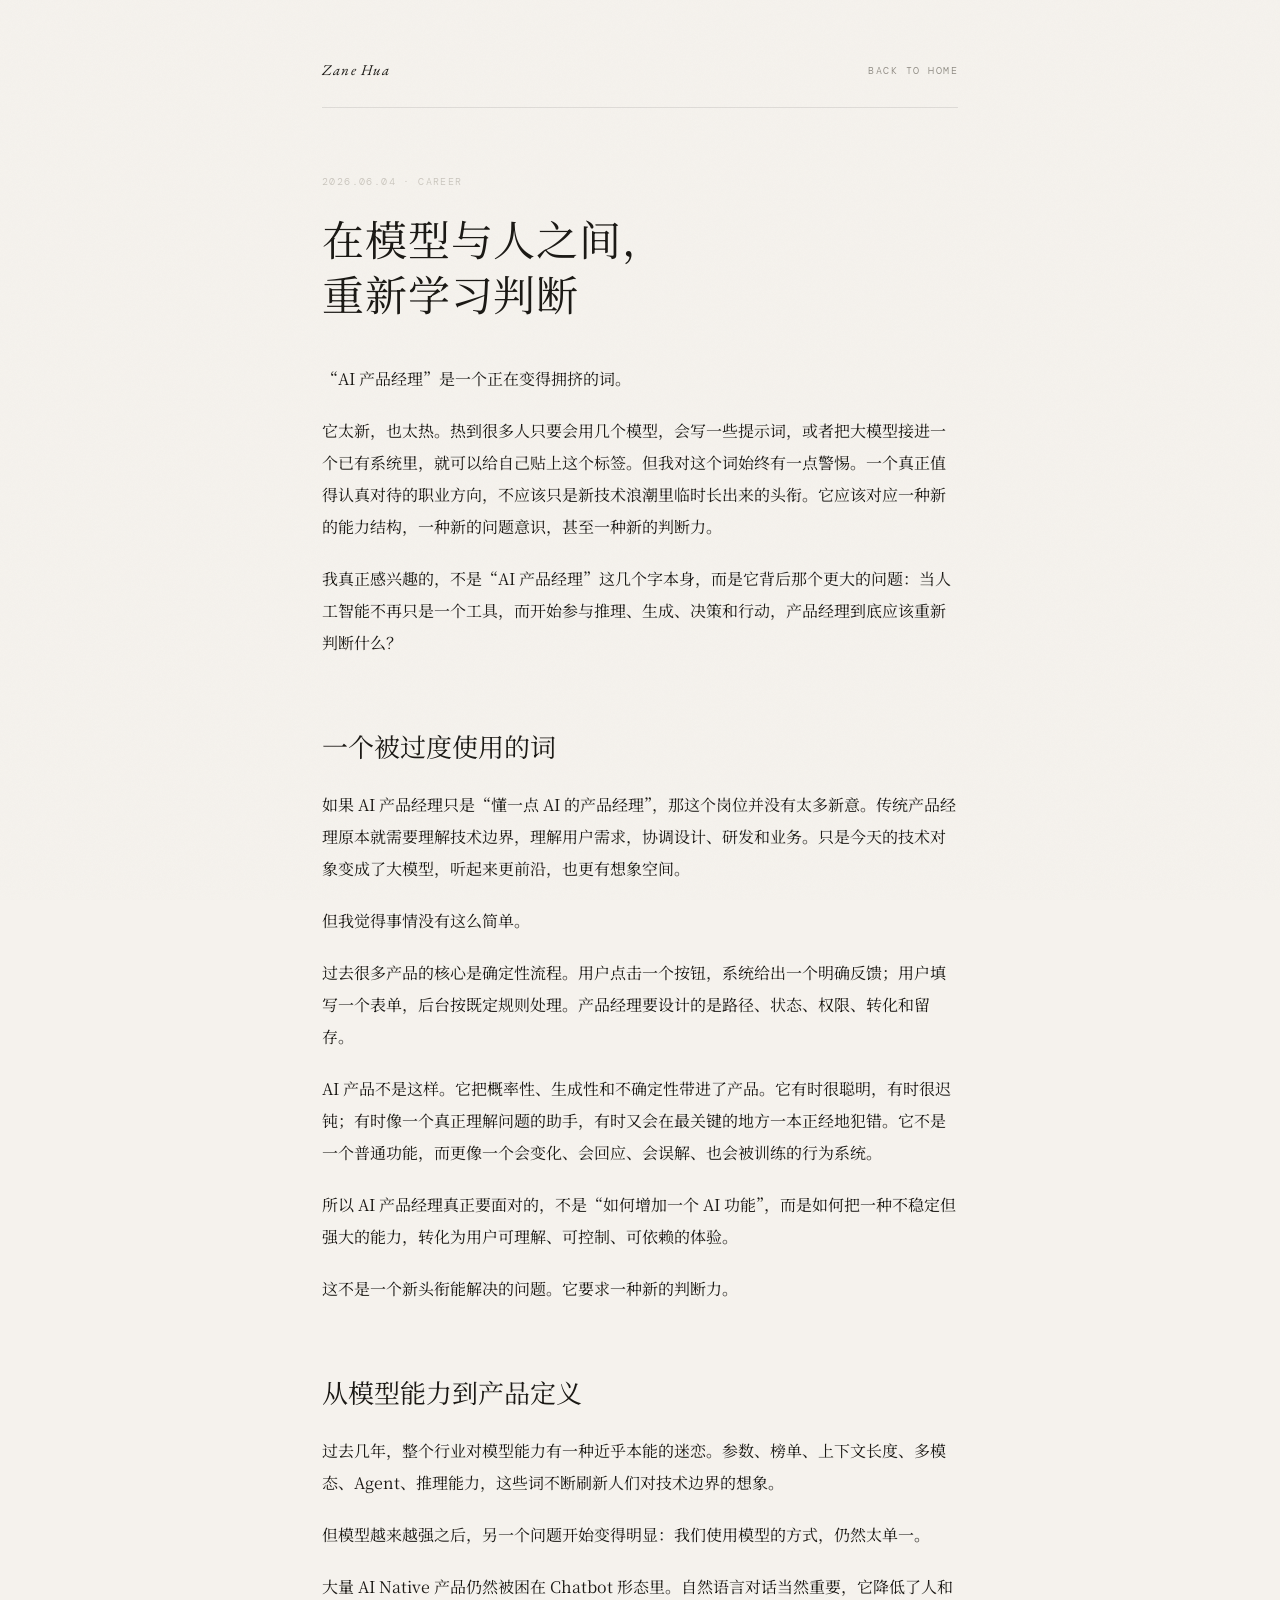
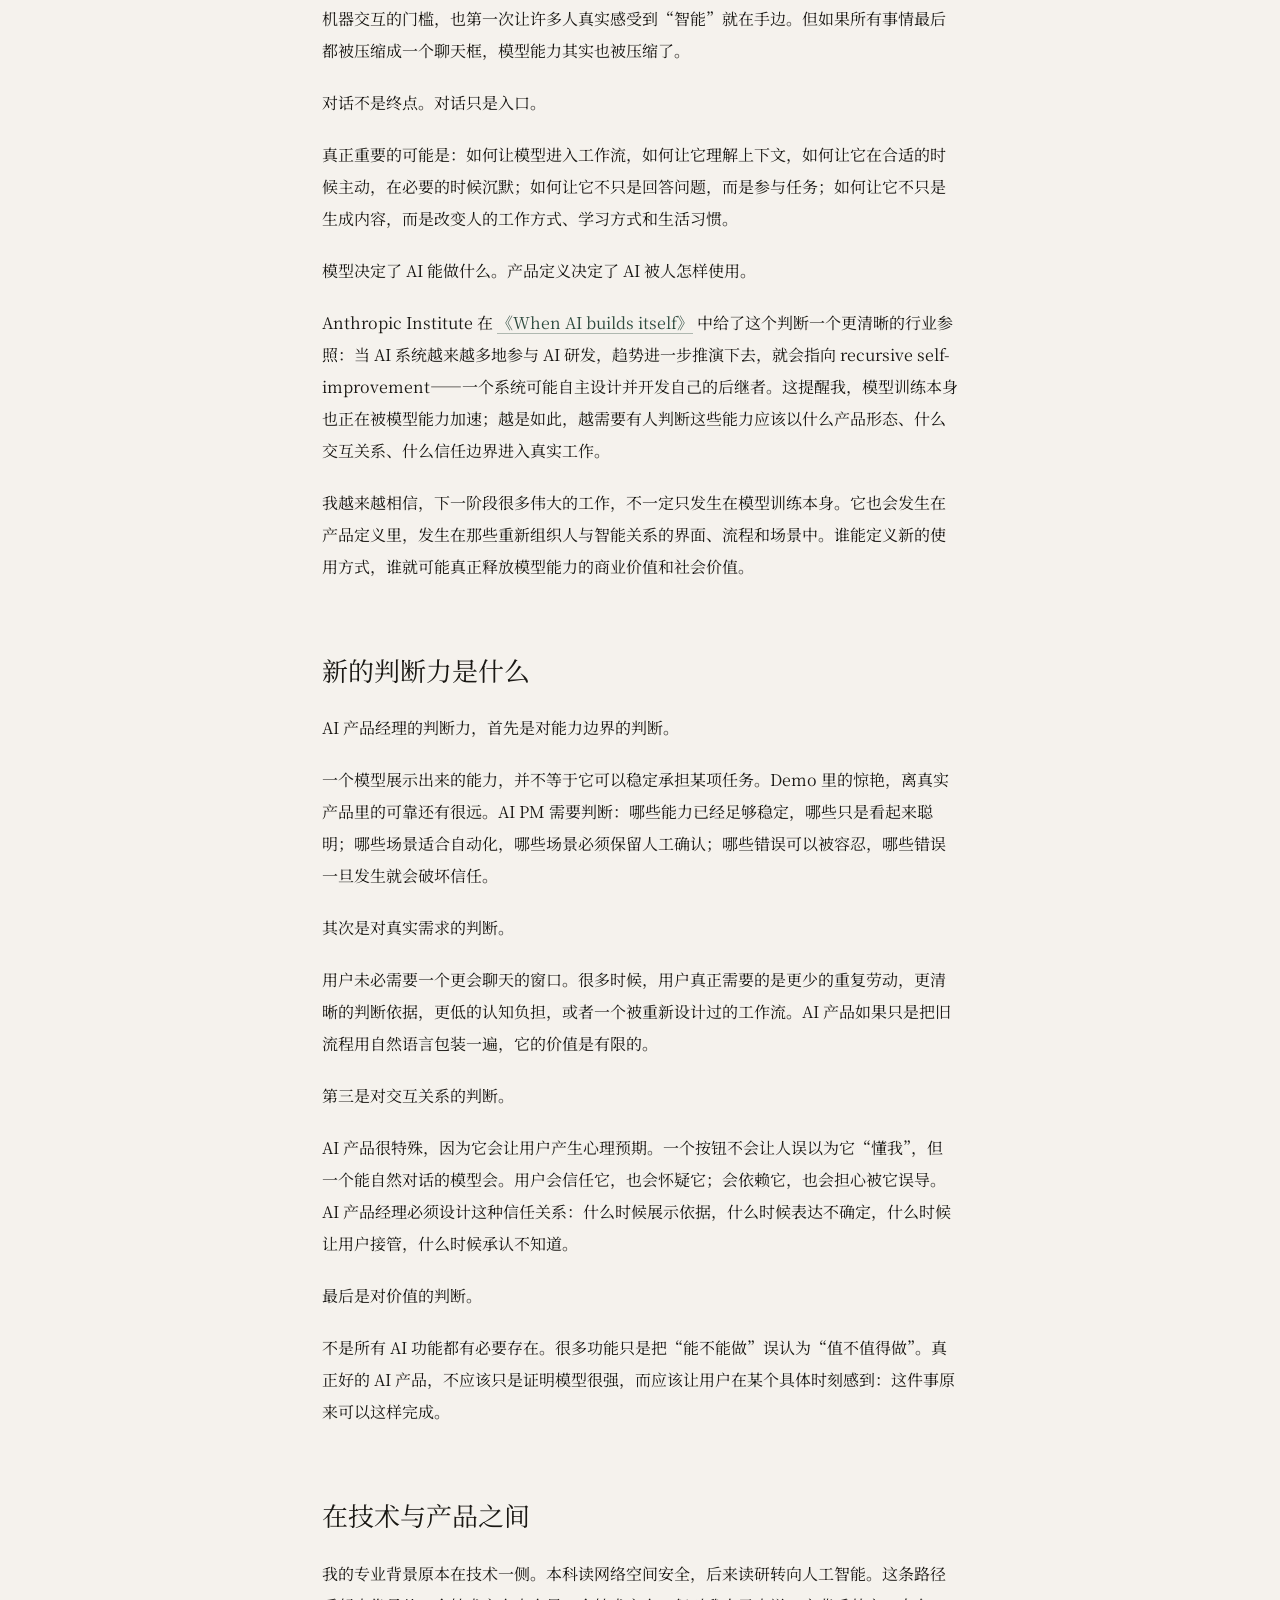
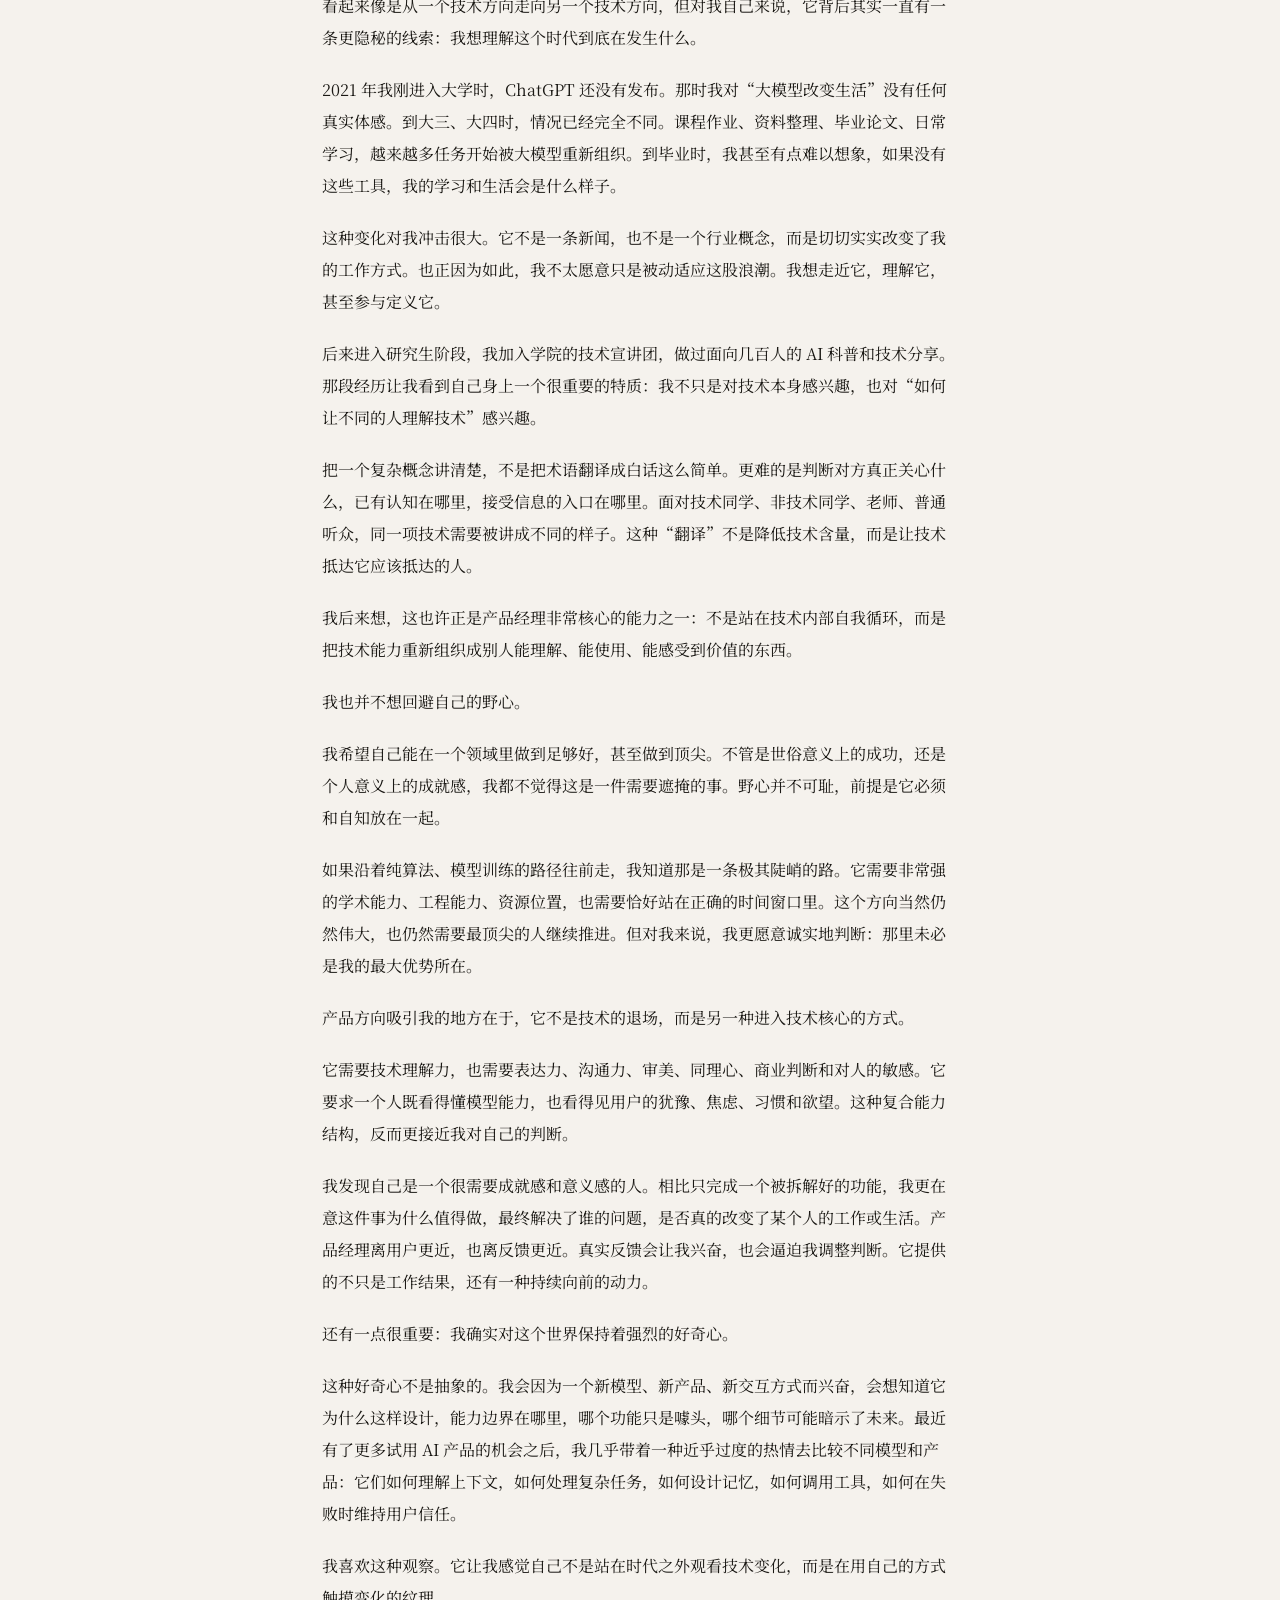
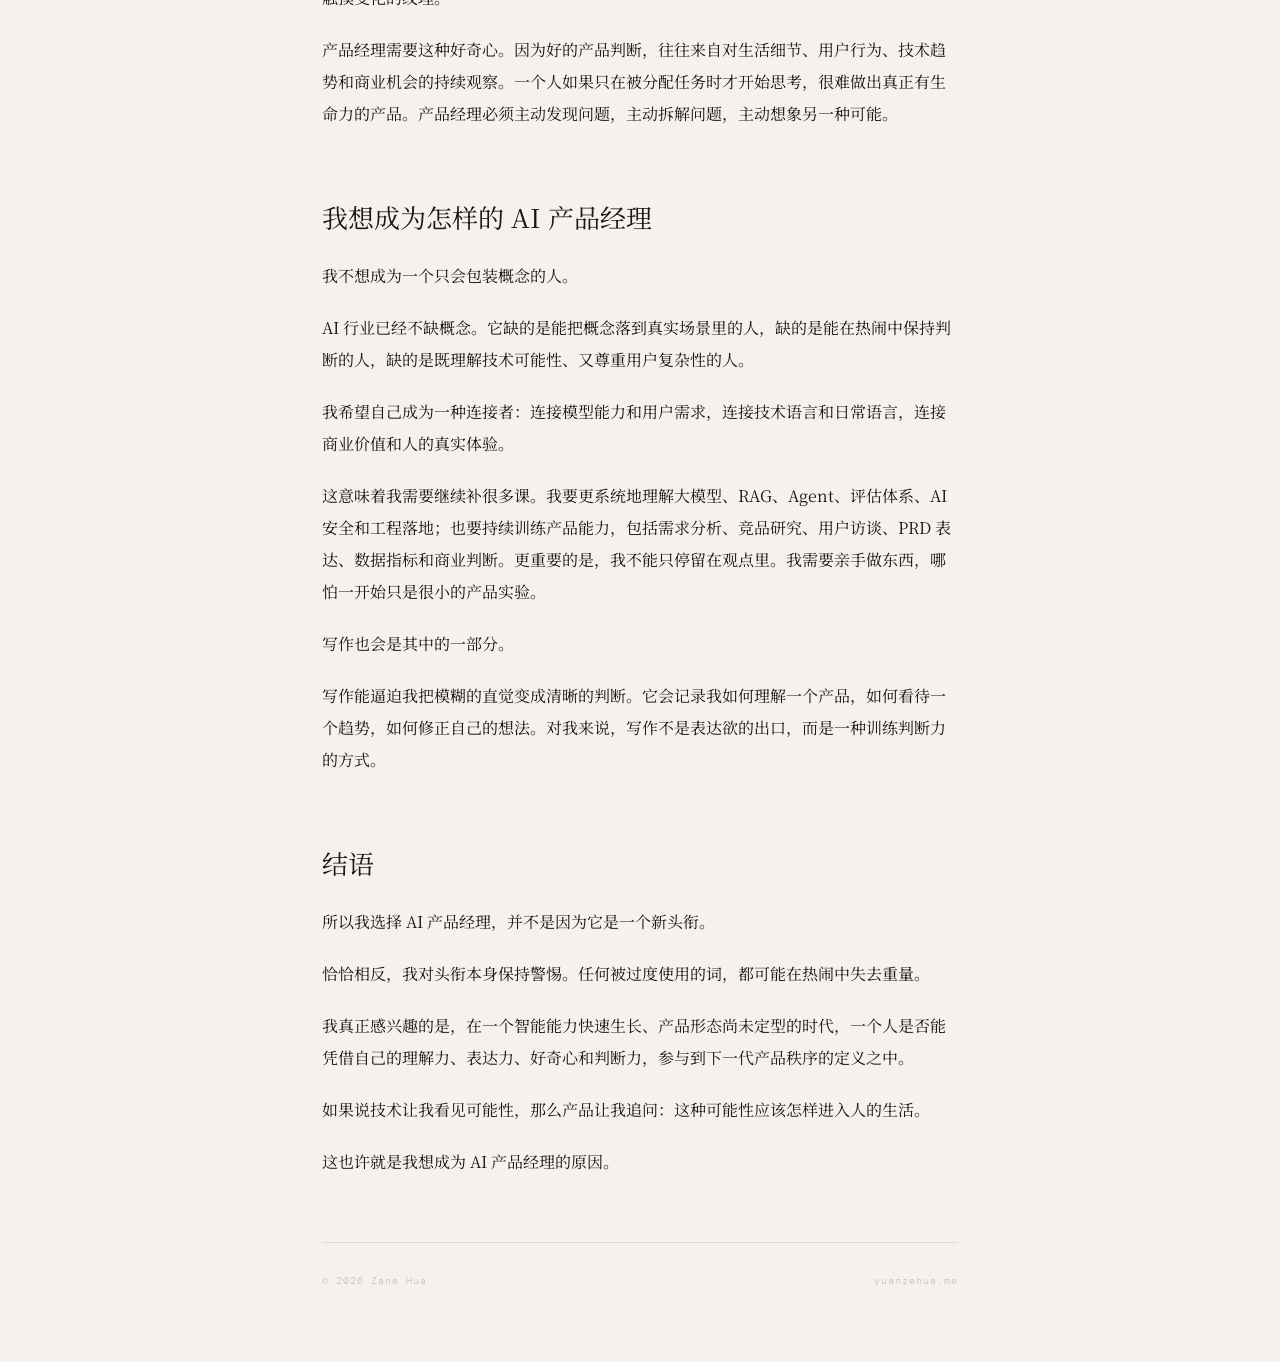
<file: posts/2026-06-04-ai-product-manager-judgment.html>
<!DOCTYPE html>
<html lang="zh">
<head>
<meta charset="UTF-8">
<meta name="viewport" content="width=device-width, initial-scale=1.0">
<meta name="description" content="关于 AI 产品经理、技术转产品、时代机会与个人职业选择的一次自我梳理。">
<title>在模型与人之间，重新学习判断 · Zane Hua</title>
<link rel="canonical" href="https://yuanzehua.me/posts/2026-06-04-ai-product-manager-judgment.html">
<meta property="og:type" content="article">
<meta property="og:title" content="在模型与人之间，重新学习判断 · Zane Hua">
<meta property="og:description" content="关于 AI 产品经理、技术转产品、时代机会与个人职业选择的一次自我梳理。">
<meta property="og:url" content="https://yuanzehua.me/posts/2026-06-04-ai-product-manager-judgment.html">
<meta property="og:image" content="https://yuanzehua.me/assets/images/pets/loopi/v0-3/loopi-v0-3-source.png">
<meta name="twitter:card" content="summary">
<meta name="twitter:title" content="在模型与人之间，重新学习判断 · Zane Hua">
<meta name="twitter:description" content="关于 AI 产品经理、技术转产品、时代机会与个人职业选择的一次自我梳理。">
<meta name="twitter:image" content="https://yuanzehua.me/assets/images/pets/loopi/v0-3/loopi-v0-3-source.png">
<link rel="preconnect" href="https://fonts.googleapis.com">
<link rel="preconnect" href="https://fonts.gstatic.com" crossorigin>
<link href="https://fonts.googleapis.com/css2?family=EB+Garamond:ital,wght@0,400;0,500;1,400&family=Noto+Serif+SC:wght@300;400;500&family=DM+Mono:wght@300;400&display=swap" rel="stylesheet">
<style>
:root {
  --ink:#1a1814; --paper:#f5f2ed; --mid:#8c8880; --light:#c8c4bc;
  --faint:#e4e0d8; --accent:#2d4a3e; --rule:rgba(26,24,20,0.10);
  --serif-en:'EB Garamond', Georgia, serif;
  --serif-cn:'Noto Serif SC', STSong, serif;
  --mono:'DM Mono', 'Courier New', monospace;
}
*,*::before,*::after{box-sizing:border-box;margin:0;padding:0}
body{background:var(--paper);color:var(--ink);font-family:var(--serif-cn);font-weight:300;line-height:1.9;-webkit-font-smoothing:antialiased}
body::before{content:'';position:fixed;inset:0;background-image:url("data:image/svg+xml,%3Csvg viewBox='0 0 256 256' xmlns='http://www.w3.org/2000/svg'%3E%3Cfilter id='noise'%3E%3CfeTurbulence type='fractalNoise' baseFrequency='0.9' numOctaves='4' stitchTiles='stitch'/%3E%3C/filter%3E%3Crect width='100%25' height='100%25' filter='url(%23noise)' opacity='0.04'/%3E%3C/svg%3E");background-size:200px;pointer-events:none;z-index:9999;opacity:.6}
.page{max-width:780px;margin:0 auto;padding:56px clamp(28px,6vw,72px) 72px}
.top{display:flex;justify-content:space-between;align-items:center;border-bottom:1px solid var(--rule);padding-bottom:22px;margin-bottom:64px}
.brand{font-family:var(--serif-en);font-size:15px;font-style:italic;color:var(--ink);text-decoration:none;letter-spacing:.08em}
.back{font-family:var(--mono);font-size:10px;letter-spacing:.15em;text-transform:uppercase;color:var(--mid);text-decoration:none}
.back:hover{color:var(--ink)}
.meta{font-family:var(--mono);font-size:10px;letter-spacing:.14em;text-transform:uppercase;color:var(--light);margin-bottom:20px}
article h1{font-family:var(--serif-cn);font-size:clamp(30px,4.4vw,42px);font-weight:400;line-height:1.32;letter-spacing:.02em;margin-bottom:42px}
article h2{font-family:var(--serif-cn);font-style:normal;font-size:clamp(21px,2.5vw,26px);font-weight:400;line-height:1.45;margin:68px 0 24px;color:var(--ink)}
article h3{font-size:18px;font-weight:400;margin:44px 0 16px}
article p{font-size:16px;line-height:2;margin:0 0 20px;color:var(--ink);font-weight:400}
article em{font-family:var(--serif-en);font-style:italic;color:var(--accent)}
article a{color:var(--accent);text-decoration:underline;text-decoration-color:rgba(45,74,62,.35);text-decoration-thickness:1px;text-underline-offset:4px}
article a:hover{text-decoration-color:var(--accent)}
article strong{font-weight:500}
article code{font-family:var(--mono);font-size:.9em;color:var(--accent)}
.footer{border-top:1px solid var(--rule);margin-top:64px;padding-top:28px;display:flex;justify-content:space-between;gap:24px;color:var(--light);font-family:var(--mono);font-size:10px;letter-spacing:.1em}
@media(max-width:640px){.page{padding-top:36px}.top{margin-bottom:44px}.footer{flex-direction:column}}
</style>
</head>
<body>
<main class="page">
  <div class="top">
    <a class="brand" href="/">Zane Hua</a>
    <a class="back" href="/#thinking">Back to home</a>
  </div>
  <article>
    <div class="meta">2026.06.04 · Career</div>
<h1>在模型与人之间，<br>重新学习判断</h1>
<p>“AI 产品经理”是一个正在变得拥挤的词。</p>
<p>它太新，也太热。热到很多人只要会用几个模型，会写一些提示词，或者把大模型接进一个已有系统里，就可以给自己贴上这个标签。但我对这个词始终有一点警惕。一个真正值得认真对待的职业方向，不应该只是新技术浪潮里临时长出来的头衔。它应该对应一种新的能力结构，一种新的问题意识，甚至一种新的判断力。</p>
<p>我真正感兴趣的，不是“AI 产品经理”这几个字本身，而是它背后那个更大的问题：当人工智能不再只是一个工具，而开始参与推理、生成、决策和行动，产品经理到底应该重新判断什么？</p>
<h2>一个被过度使用的词</h2>
<p>如果 AI 产品经理只是“懂一点 AI 的产品经理”，那这个岗位并没有太多新意。传统产品经理原本就需要理解技术边界，理解用户需求，协调设计、研发和业务。只是今天的技术对象变成了大模型，听起来更前沿，也更有想象空间。</p>
<p>但我觉得事情没有这么简单。</p>
<p>过去很多产品的核心是确定性流程。用户点击一个按钮，系统给出一个明确反馈；用户填写一个表单，后台按既定规则处理。产品经理要设计的是路径、状态、权限、转化和留存。</p>
<p>AI 产品不是这样。它把概率性、生成性和不确定性带进了产品。它有时很聪明，有时很迟钝；有时像一个真正理解问题的助手，有时又会在最关键的地方一本正经地犯错。它不是一个普通功能，而更像一个会变化、会回应、会误解、也会被训练的行为系统。</p>
<p>所以 AI 产品经理真正要面对的，不是“如何增加一个 AI 功能”，而是如何把一种不稳定但强大的能力，转化为用户可理解、可控制、可依赖的体验。</p>
<p>这不是一个新头衔能解决的问题。它要求一种新的判断力。</p>
<h2>从模型能力到产品定义</h2>
<p>过去几年，整个行业对模型能力有一种近乎本能的迷恋。参数、榜单、上下文长度、多模态、Agent、推理能力，这些词不断刷新人们对技术边界的想象。</p>
<p>但模型越来越强之后，另一个问题开始变得明显：我们使用模型的方式，仍然太单一。</p>
<p>大量 AI Native 产品仍然被困在 Chatbot 形态里。自然语言对话当然重要，它降低了人和机器交互的门槛，也第一次让许多人真实感受到“智能”就在手边。但如果所有事情最后都被压缩成一个聊天框，模型能力其实也被压缩了。</p>
<p>对话不是终点。对话只是入口。</p>
<p>真正重要的可能是：如何让模型进入工作流，如何让它理解上下文，如何让它在合适的时候主动，在必要的时候沉默；如何让它不只是回答问题，而是参与任务；如何让它不只是生成内容，而是改变人的工作方式、学习方式和生活习惯。</p>
<p>模型决定了 AI 能做什么。产品定义决定了 AI 被人怎样使用。</p>
<p>Anthropic Institute 在 <a href="https://www.anthropic.com/institute/recursive-self-improvement" target="_blank" rel="noopener noreferrer">《When AI builds itself》</a> 中给了这个判断一个更清晰的行业参照：当 AI 系统越来越多地参与 AI 研发，趋势进一步推演下去，就会指向 recursive self-improvement——一个系统可能自主设计并开发自己的后继者。这提醒我，模型训练本身也正在被模型能力加速；越是如此，越需要有人判断这些能力应该以什么产品形态、什么交互关系、什么信任边界进入真实工作。</p>
<p>我越来越相信，下一阶段很多伟大的工作，不一定只发生在模型训练本身。它也会发生在产品定义里，发生在那些重新组织人与智能关系的界面、流程和场景中。谁能定义新的使用方式，谁就可能真正释放模型能力的商业价值和社会价值。</p>
<h2>新的判断力是什么</h2>
<p>AI 产品经理的判断力，首先是对能力边界的判断。</p>
<p>一个模型展示出来的能力，并不等于它可以稳定承担某项任务。Demo 里的惊艳，离真实产品里的可靠还有很远。AI PM 需要判断：哪些能力已经足够稳定，哪些只是看起来聪明；哪些场景适合自动化，哪些场景必须保留人工确认；哪些错误可以被容忍，哪些错误一旦发生就会破坏信任。</p>
<p>其次是对真实需求的判断。</p>
<p>用户未必需要一个更会聊天的窗口。很多时候，用户真正需要的是更少的重复劳动，更清晰的判断依据，更低的认知负担，或者一个被重新设计过的工作流。AI 产品如果只是把旧流程用自然语言包装一遍，它的价值是有限的。</p>
<p>第三是对交互关系的判断。</p>
<p>AI 产品很特殊，因为它会让用户产生心理预期。一个按钮不会让人误以为它“懂我”，但一个能自然对话的模型会。用户会信任它，也会怀疑它；会依赖它，也会担心被它误导。AI 产品经理必须设计这种信任关系：什么时候展示依据，什么时候表达不确定，什么时候让用户接管，什么时候承认不知道。</p>
<p>最后是对价值的判断。</p>
<p>不是所有 AI 功能都有必要存在。很多功能只是把“能不能做”误认为“值不值得做”。真正好的 AI 产品，不应该只是证明模型很强，而应该让用户在某个具体时刻感到：这件事原来可以这样完成。</p>
<h2>在技术与产品之间</h2>
<p>我的专业背景原本在技术一侧。本科读网络空间安全，后来读研转向人工智能。这条路径看起来像是从一个技术方向走向另一个技术方向，但对我自己来说，它背后其实一直有一条更隐秘的线索：我想理解这个时代到底在发生什么。</p>
<p>2021 年我刚进入大学时，ChatGPT 还没有发布。那时我对“大模型改变生活”没有任何真实体感。到大三、大四时，情况已经完全不同。课程作业、资料整理、毕业论文、日常学习，越来越多任务开始被大模型重新组织。到毕业时，我甚至有点难以想象，如果没有这些工具，我的学习和生活会是什么样子。</p>
<p>这种变化对我冲击很大。它不是一条新闻，也不是一个行业概念，而是切切实实改变了我的工作方式。也正因为如此，我不太愿意只是被动适应这股浪潮。我想走近它，理解它，甚至参与定义它。</p>
<p>后来进入研究生阶段，我加入学院的技术宣讲团，做过面向几百人的 AI 科普和技术分享。那段经历让我看到自己身上一个很重要的特质：我不只是对技术本身感兴趣，也对“如何让不同的人理解技术”感兴趣。</p>
<p>把一个复杂概念讲清楚，不是把术语翻译成白话这么简单。更难的是判断对方真正关心什么，已有认知在哪里，接受信息的入口在哪里。面对技术同学、非技术同学、老师、普通听众，同一项技术需要被讲成不同的样子。这种“翻译”不是降低技术含量，而是让技术抵达它应该抵达的人。</p>
<p>我后来想，这也许正是产品经理非常核心的能力之一：不是站在技术内部自我循环，而是把技术能力重新组织成别人能理解、能使用、能感受到价值的东西。</p>
<p>我也并不想回避自己的野心。</p>
<p>我希望自己能在一个领域里做到足够好，甚至做到顶尖。不管是世俗意义上的成功，还是个人意义上的成就感，我都不觉得这是一件需要遮掩的事。野心并不可耻，前提是它必须和自知放在一起。</p>
<p>如果沿着纯算法、模型训练的路径往前走，我知道那是一条极其陡峭的路。它需要非常强的学术能力、工程能力、资源位置，也需要恰好站在正确的时间窗口里。这个方向当然仍然伟大，也仍然需要最顶尖的人继续推进。但对我来说，我更愿意诚实地判断：那里未必是我的最大优势所在。</p>
<p>产品方向吸引我的地方在于，它不是技术的退场，而是另一种进入技术核心的方式。</p>
<p>它需要技术理解力，也需要表达力、沟通力、审美、同理心、商业判断和对人的敏感。它要求一个人既看得懂模型能力，也看得见用户的犹豫、焦虑、习惯和欲望。这种复合能力结构，反而更接近我对自己的判断。</p>
<p>我发现自己是一个很需要成就感和意义感的人。相比只完成一个被拆解好的功能，我更在意这件事为什么值得做，最终解决了谁的问题，是否真的改变了某个人的工作或生活。产品经理离用户更近，也离反馈更近。真实反馈会让我兴奋，也会逼迫我调整判断。它提供的不只是工作结果，还有一种持续向前的动力。</p>
<p>还有一点很重要：我确实对这个世界保持着强烈的好奇心。</p>
<p>这种好奇心不是抽象的。我会因为一个新模型、新产品、新交互方式而兴奋，会想知道它为什么这样设计，能力边界在哪里，哪个功能只是噱头，哪个细节可能暗示了未来。最近有了更多试用 AI 产品的机会之后，我几乎带着一种近乎过度的热情去比较不同模型和产品：它们如何理解上下文，如何处理复杂任务，如何设计记忆，如何调用工具，如何在失败时维持用户信任。</p>
<p>我喜欢这种观察。它让我感觉自己不是站在时代之外观看技术变化，而是在用自己的方式触摸变化的纹理。</p>
<p>产品经理需要这种好奇心。因为好的产品判断，往往来自对生活细节、用户行为、技术趋势和商业机会的持续观察。一个人如果只在被分配任务时才开始思考，很难做出真正有生命力的产品。产品经理必须主动发现问题，主动拆解问题，主动想象另一种可能。</p>
<h2>我想成为怎样的 AI 产品经理</h2>
<p>我不想成为一个只会包装概念的人。</p>
<p>AI 行业已经不缺概念。它缺的是能把概念落到真实场景里的人，缺的是能在热闹中保持判断的人，缺的是既理解技术可能性、又尊重用户复杂性的人。</p>
<p>我希望自己成为一种连接者：连接模型能力和用户需求，连接技术语言和日常语言，连接商业价值和人的真实体验。</p>
<p>这意味着我需要继续补很多课。我要更系统地理解大模型、RAG、Agent、评估体系、AI 安全和工程落地；也要持续训练产品能力，包括需求分析、竞品研究、用户访谈、PRD 表达、数据指标和商业判断。更重要的是，我不能只停留在观点里。我需要亲手做东西，哪怕一开始只是很小的产品实验。</p>
<p>写作也会是其中的一部分。</p>
<p>写作能逼迫我把模糊的直觉变成清晰的判断。它会记录我如何理解一个产品，如何看待一个趋势，如何修正自己的想法。对我来说，写作不是表达欲的出口，而是一种训练判断力的方式。</p>
<h2>结语</h2>
<p>所以我选择 AI 产品经理，并不是因为它是一个新头衔。</p>
<p>恰恰相反，我对头衔本身保持警惕。任何被过度使用的词，都可能在热闹中失去重量。</p>
<p>我真正感兴趣的是，在一个智能能力快速生长、产品形态尚未定型的时代，一个人是否能凭借自己的理解力、表达力、好奇心和判断力，参与到下一代产品秩序的定义之中。</p>
<p>如果说技术让我看见可能性，那么产品让我追问：这种可能性应该怎样进入人的生活。</p>
<p>这也许就是我想成为 AI 产品经理的原因。</p>
  </article>
  <div class="footer">
    <span>© 2026 Zane Hua</span>
    <span>yuanzehua.me</span>
  </div>
</main>
</body>
</html>
</file>
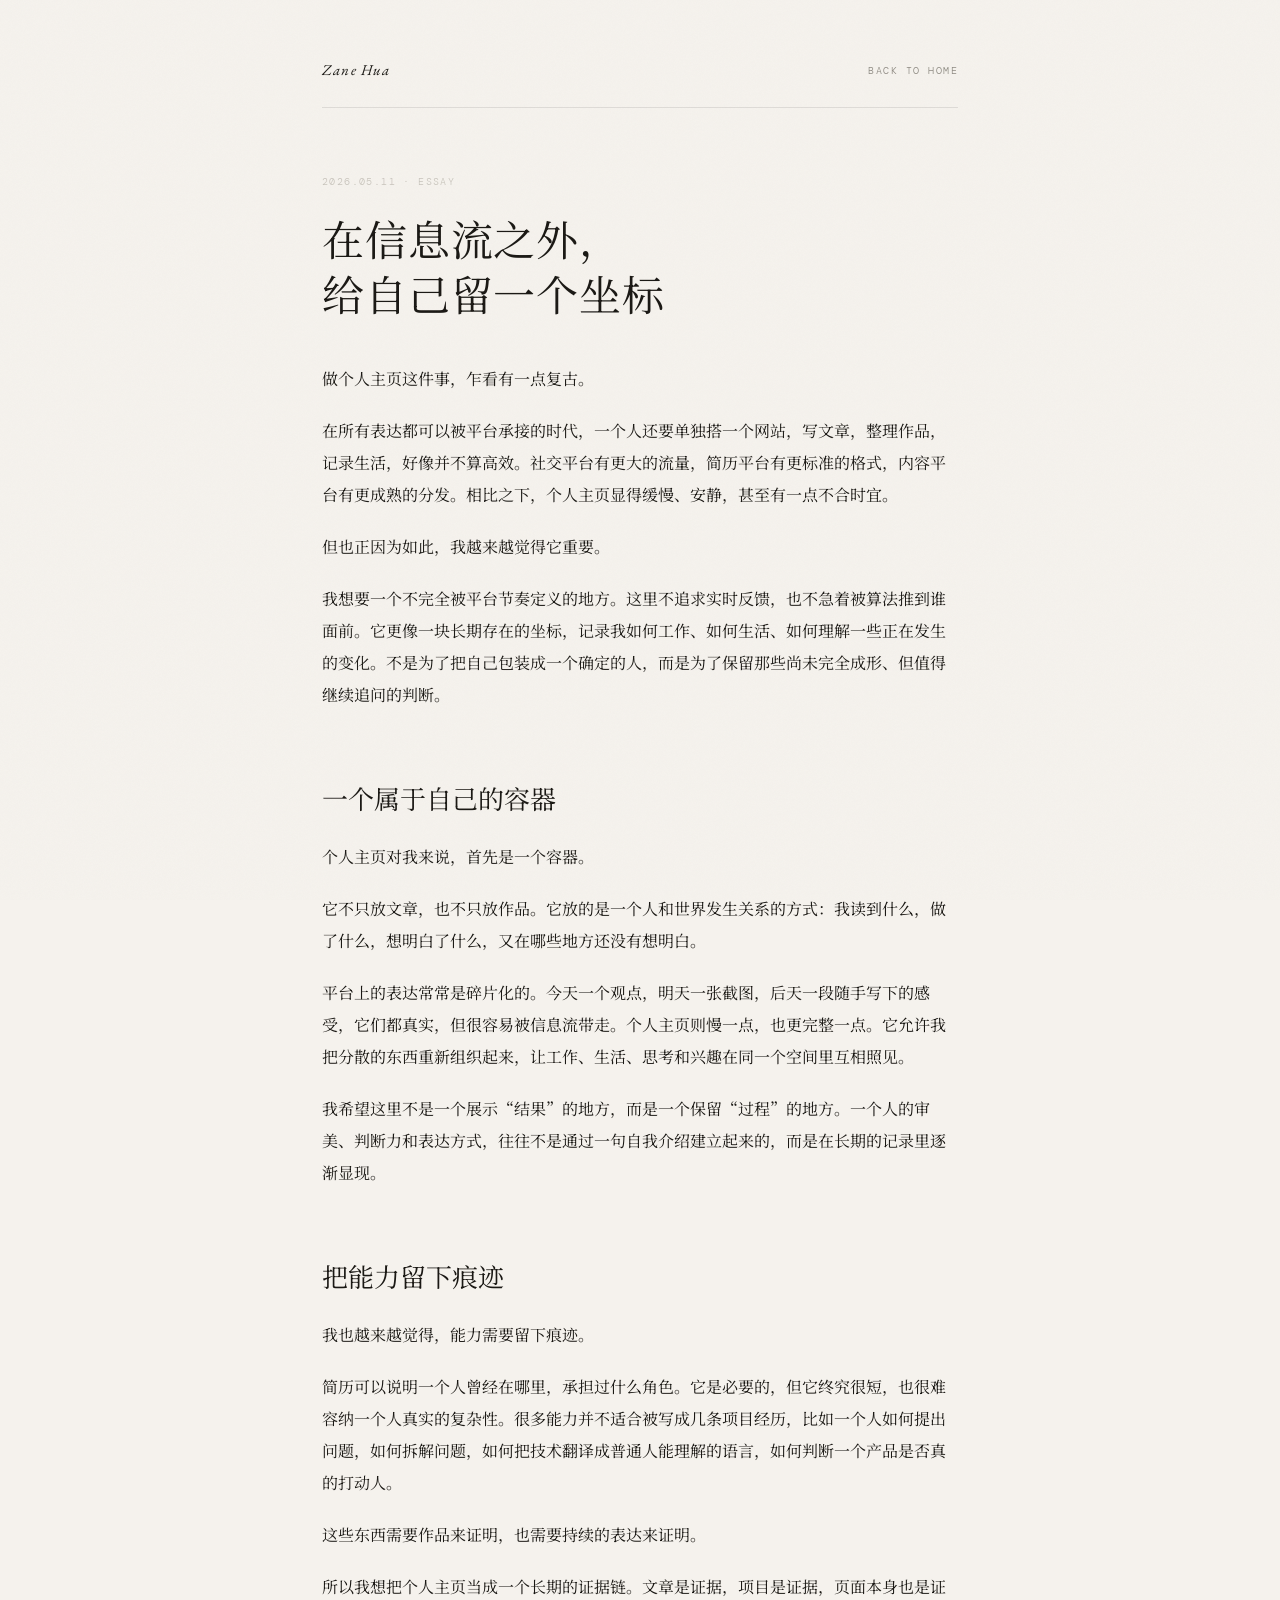
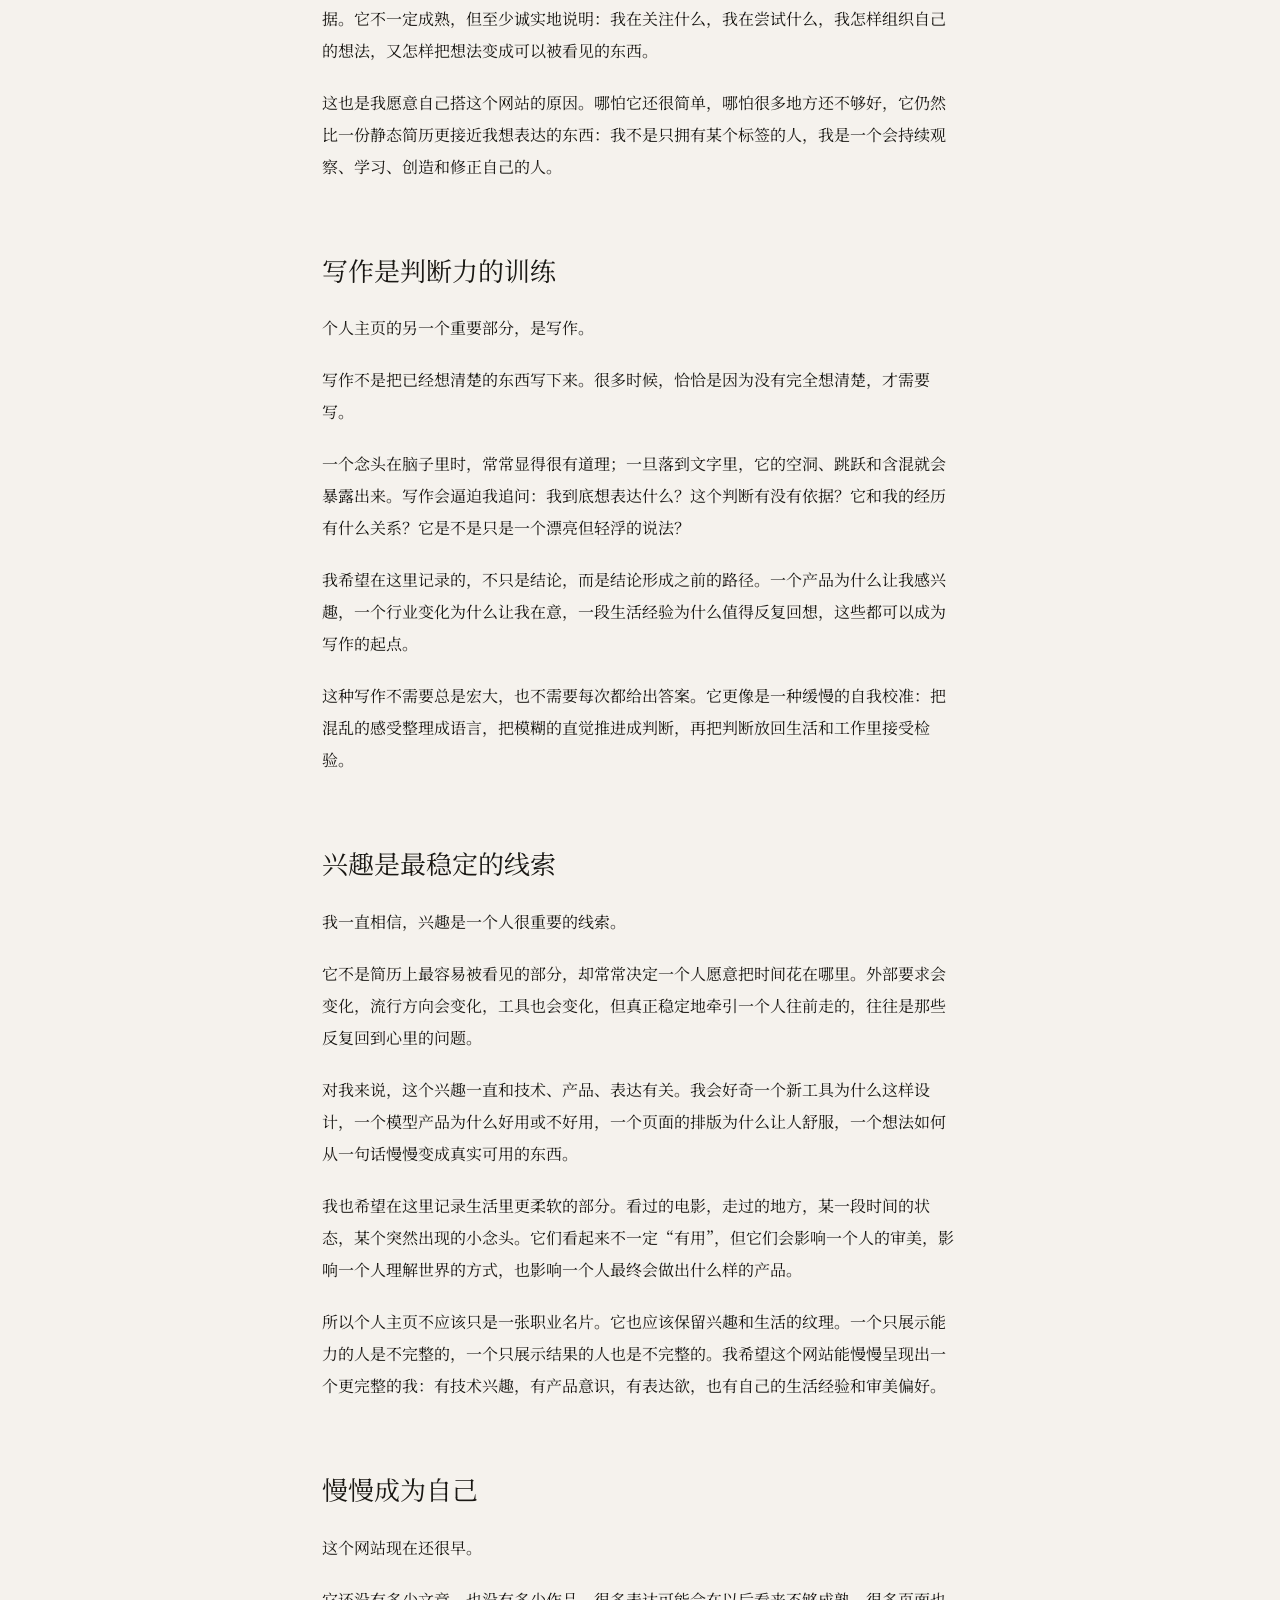
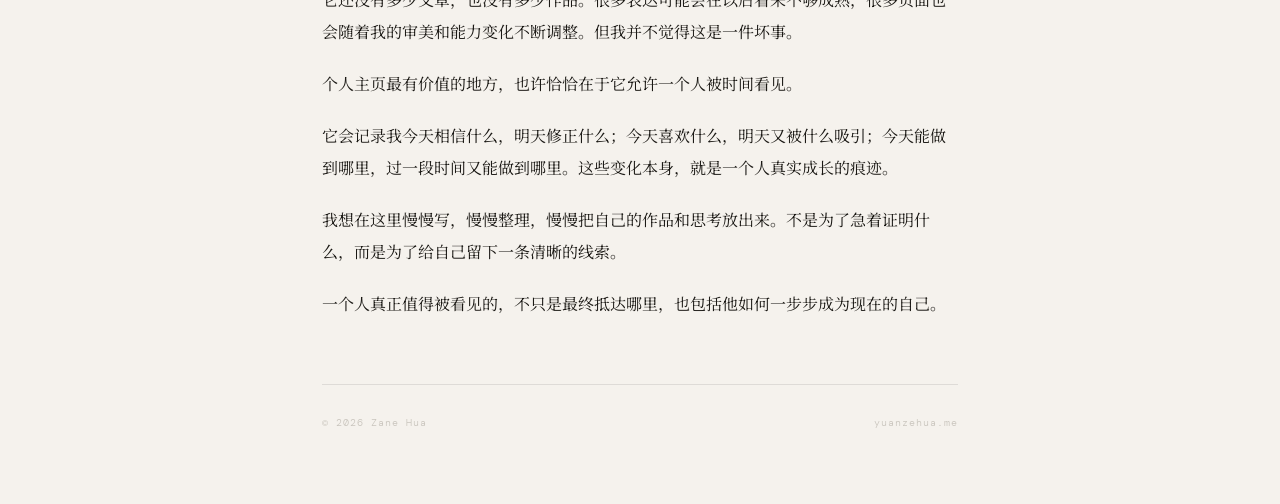
<file: posts/2026-06-11-personal-homepage-coordinate.html>
<!DOCTYPE html>
<html lang="zh">
<head>
<meta charset="UTF-8">
<meta name="viewport" content="width=device-width, initial-scale=1.0">
<meta name="description" content="关于个人主页、个人记录、作品、兴趣与自我表达的一次说明。">
<title>在信息流之外，给自己留一个坐标 · Zane Hua</title>
<link rel="canonical" href="https://yuanzehua.me/posts/2026-06-11-personal-homepage-coordinate.html">
<meta property="og:type" content="article">
<meta property="og:title" content="在信息流之外，给自己留一个坐标 · Zane Hua">
<meta property="og:description" content="关于个人主页、个人记录、作品、兴趣与自我表达的一次说明。">
<meta property="og:url" content="https://yuanzehua.me/posts/2026-06-11-personal-homepage-coordinate.html">
<meta property="og:image" content="https://yuanzehua.me/assets/images/pets/loopi/v0-3/loopi-v0-3-source.png">
<meta name="twitter:card" content="summary">
<meta name="twitter:title" content="在信息流之外，给自己留一个坐标 · Zane Hua">
<meta name="twitter:description" content="关于个人主页、个人记录、作品、兴趣与自我表达的一次说明。">
<meta name="twitter:image" content="https://yuanzehua.me/assets/images/pets/loopi/v0-3/loopi-v0-3-source.png">
<link rel="preconnect" href="https://fonts.googleapis.com">
<link rel="preconnect" href="https://fonts.gstatic.com" crossorigin>
<link href="https://fonts.googleapis.com/css2?family=EB+Garamond:ital,wght@0,400;0,500;1,400&family=Noto+Serif+SC:wght@300;400;500&family=DM+Mono:wght@300;400&display=swap" rel="stylesheet">
<style>
:root {
  --ink:#1a1814; --paper:#f5f2ed; --mid:#8c8880; --light:#c8c4bc;
  --faint:#e4e0d8; --accent:#2d4a3e; --rule:rgba(26,24,20,0.10);
  --serif-en:'EB Garamond', Georgia, serif;
  --serif-cn:'Noto Serif SC', STSong, serif;
  --mono:'DM Mono', 'Courier New', monospace;
}
*,*::before,*::after{box-sizing:border-box;margin:0;padding:0}
body{background:var(--paper);color:var(--ink);font-family:var(--serif-cn);font-weight:300;line-height:1.9;-webkit-font-smoothing:antialiased}
body::before{content:'';position:fixed;inset:0;background-image:url("data:image/svg+xml,%3Csvg viewBox='0 0 256 256' xmlns='http://www.w3.org/2000/svg'%3E%3Cfilter id='noise'%3E%3CfeTurbulence type='fractalNoise' baseFrequency='0.9' numOctaves='4' stitchTiles='stitch'/%3E%3C/filter%3E%3Crect width='100%25' height='100%25' filter='url(%23noise)' opacity='0.04'/%3E%3C/svg%3E");background-size:200px;pointer-events:none;z-index:9999;opacity:.6}
.page{max-width:780px;margin:0 auto;padding:56px clamp(28px,6vw,72px) 72px}
.top{display:flex;justify-content:space-between;align-items:center;border-bottom:1px solid var(--rule);padding-bottom:22px;margin-bottom:64px}
.brand{font-family:var(--serif-en);font-size:15px;font-style:italic;color:var(--ink);text-decoration:none;letter-spacing:.08em}
.back{font-family:var(--mono);font-size:10px;letter-spacing:.15em;text-transform:uppercase;color:var(--mid);text-decoration:none}
.back:hover{color:var(--ink)}
.meta{font-family:var(--mono);font-size:10px;letter-spacing:.14em;text-transform:uppercase;color:var(--light);margin-bottom:20px}
article h1{font-family:var(--serif-cn);font-size:clamp(30px,4.4vw,42px);font-weight:400;line-height:1.32;letter-spacing:.02em;margin-bottom:42px}
article h2{font-family:var(--serif-cn);font-style:normal;font-size:clamp(21px,2.5vw,26px);font-weight:400;line-height:1.45;margin:68px 0 24px;color:var(--ink)}
article h3{font-size:18px;font-weight:400;margin:44px 0 16px}
article p{font-size:16px;line-height:2;margin:0 0 20px;color:var(--ink);font-weight:400}
article em{font-family:var(--serif-en);font-style:italic;color:var(--accent)}
article a{color:var(--accent);text-decoration:underline;text-decoration-color:rgba(45,74,62,.35);text-decoration-thickness:1px;text-underline-offset:4px}
article a:hover{text-decoration-color:var(--accent)}
article strong{font-weight:500}
article code{font-family:var(--mono);font-size:.9em;color:var(--accent)}
.footer{border-top:1px solid var(--rule);margin-top:64px;padding-top:28px;display:flex;justify-content:space-between;gap:24px;color:var(--light);font-family:var(--mono);font-size:10px;letter-spacing:.1em}
@media(max-width:640px){.page{padding-top:36px}.top{margin-bottom:44px}.footer{flex-direction:column}}
</style>
</head>
<body>
<main class="page">
  <div class="top">
    <a class="brand" href="/">Zane Hua</a>
    <a class="back" href="/#thinking">Back to home</a>
  </div>
  <article>
    <div class="meta">2026.05.11 · Essay</div>
<h1>在信息流之外，<br>给自己留一个坐标</h1>
<p>做个人主页这件事，乍看有一点复古。</p>
<p>在所有表达都可以被平台承接的时代，一个人还要单独搭一个网站，写文章，整理作品，记录生活，好像并不算高效。社交平台有更大的流量，简历平台有更标准的格式，内容平台有更成熟的分发。相比之下，个人主页显得缓慢、安静，甚至有一点不合时宜。</p>
<p>但也正因为如此，我越来越觉得它重要。</p>
<p>我想要一个不完全被平台节奏定义的地方。这里不追求实时反馈，也不急着被算法推到谁面前。它更像一块长期存在的坐标，记录我如何工作、如何生活、如何理解一些正在发生的变化。不是为了把自己包装成一个确定的人，而是为了保留那些尚未完全成形、但值得继续追问的判断。</p>
<h2>一个属于自己的容器</h2>
<p>个人主页对我来说，首先是一个容器。</p>
<p>它不只放文章，也不只放作品。它放的是一个人和世界发生关系的方式：我读到什么，做了什么，想明白了什么，又在哪些地方还没有想明白。</p>
<p>平台上的表达常常是碎片化的。今天一个观点，明天一张截图，后天一段随手写下的感受，它们都真实，但很容易被信息流带走。个人主页则慢一点，也更完整一点。它允许我把分散的东西重新组织起来，让工作、生活、思考和兴趣在同一个空间里互相照见。</p>
<p>我希望这里不是一个展示“结果”的地方，而是一个保留“过程”的地方。一个人的审美、判断力和表达方式，往往不是通过一句自我介绍建立起来的，而是在长期的记录里逐渐显现。</p>
<h2>把能力留下痕迹</h2>
<p>我也越来越觉得，能力需要留下痕迹。</p>
<p>简历可以说明一个人曾经在哪里，承担过什么角色。它是必要的，但它终究很短，也很难容纳一个人真实的复杂性。很多能力并不适合被写成几条项目经历，比如一个人如何提出问题，如何拆解问题，如何把技术翻译成普通人能理解的语言，如何判断一个产品是否真的打动人。</p>
<p>这些东西需要作品来证明，也需要持续的表达来证明。</p>
<p>所以我想把个人主页当成一个长期的证据链。文章是证据，项目是证据，页面本身也是证据。它不一定成熟，但至少诚实地说明：我在关注什么，我在尝试什么，我怎样组织自己的想法，又怎样把想法变成可以被看见的东西。</p>
<p>这也是我愿意自己搭这个网站的原因。哪怕它还很简单，哪怕很多地方还不够好，它仍然比一份静态简历更接近我想表达的东西：我不是只拥有某个标签的人，我是一个会持续观察、学习、创造和修正自己的人。</p>
<h2>写作是判断力的训练</h2>
<p>个人主页的另一个重要部分，是写作。</p>
<p>写作不是把已经想清楚的东西写下来。很多时候，恰恰是因为没有完全想清楚，才需要写。</p>
<p>一个念头在脑子里时，常常显得很有道理；一旦落到文字里，它的空洞、跳跃和含混就会暴露出来。写作会逼迫我追问：我到底想表达什么？这个判断有没有依据？它和我的经历有什么关系？它是不是只是一个漂亮但轻浮的说法？</p>
<p>我希望在这里记录的，不只是结论，而是结论形成之前的路径。一个产品为什么让我感兴趣，一个行业变化为什么让我在意，一段生活经验为什么值得反复回想，这些都可以成为写作的起点。</p>
<p>这种写作不需要总是宏大，也不需要每次都给出答案。它更像是一种缓慢的自我校准：把混乱的感受整理成语言，把模糊的直觉推进成判断，再把判断放回生活和工作里接受检验。</p>
<h2>兴趣是最稳定的线索</h2>
<p>我一直相信，兴趣是一个人很重要的线索。</p>
<p>它不是简历上最容易被看见的部分，却常常决定一个人愿意把时间花在哪里。外部要求会变化，流行方向会变化，工具也会变化，但真正稳定地牵引一个人往前走的，往往是那些反复回到心里的问题。</p>
<p>对我来说，这个兴趣一直和技术、产品、表达有关。我会好奇一个新工具为什么这样设计，一个模型产品为什么好用或不好用，一个页面的排版为什么让人舒服，一个想法如何从一句话慢慢变成真实可用的东西。</p>
<p>我也希望在这里记录生活里更柔软的部分。看过的电影，走过的地方，某一段时间的状态，某个突然出现的小念头。它们看起来不一定“有用”，但它们会影响一个人的审美，影响一个人理解世界的方式，也影响一个人最终会做出什么样的产品。</p>
<p>所以个人主页不应该只是一张职业名片。它也应该保留兴趣和生活的纹理。一个只展示能力的人是不完整的，一个只展示结果的人也是不完整的。我希望这个网站能慢慢呈现出一个更完整的我：有技术兴趣，有产品意识，有表达欲，也有自己的生活经验和审美偏好。</p>
<h2>慢慢成为自己</h2>
<p>这个网站现在还很早。</p>
<p>它还没有多少文章，也没有多少作品。很多表达可能会在以后看来不够成熟，很多页面也会随着我的审美和能力变化不断调整。但我并不觉得这是一件坏事。</p>
<p>个人主页最有价值的地方，也许恰恰在于它允许一个人被时间看见。</p>
<p>它会记录我今天相信什么，明天修正什么；今天喜欢什么，明天又被什么吸引；今天能做到哪里，过一段时间又能做到哪里。这些变化本身，就是一个人真实成长的痕迹。</p>
<p>我想在这里慢慢写，慢慢整理，慢慢把自己的作品和思考放出来。不是为了急着证明什么，而是为了给自己留下一条清晰的线索。</p>
<p>一个人真正值得被看见的，不只是最终抵达哪里，也包括他如何一步步成为现在的自己。</p>
  </article>
  <div class="footer">
    <span>© 2026 Zane Hua</span>
    <span>yuanzehua.me</span>
  </div>
</main>
</body>
</html>
</file>
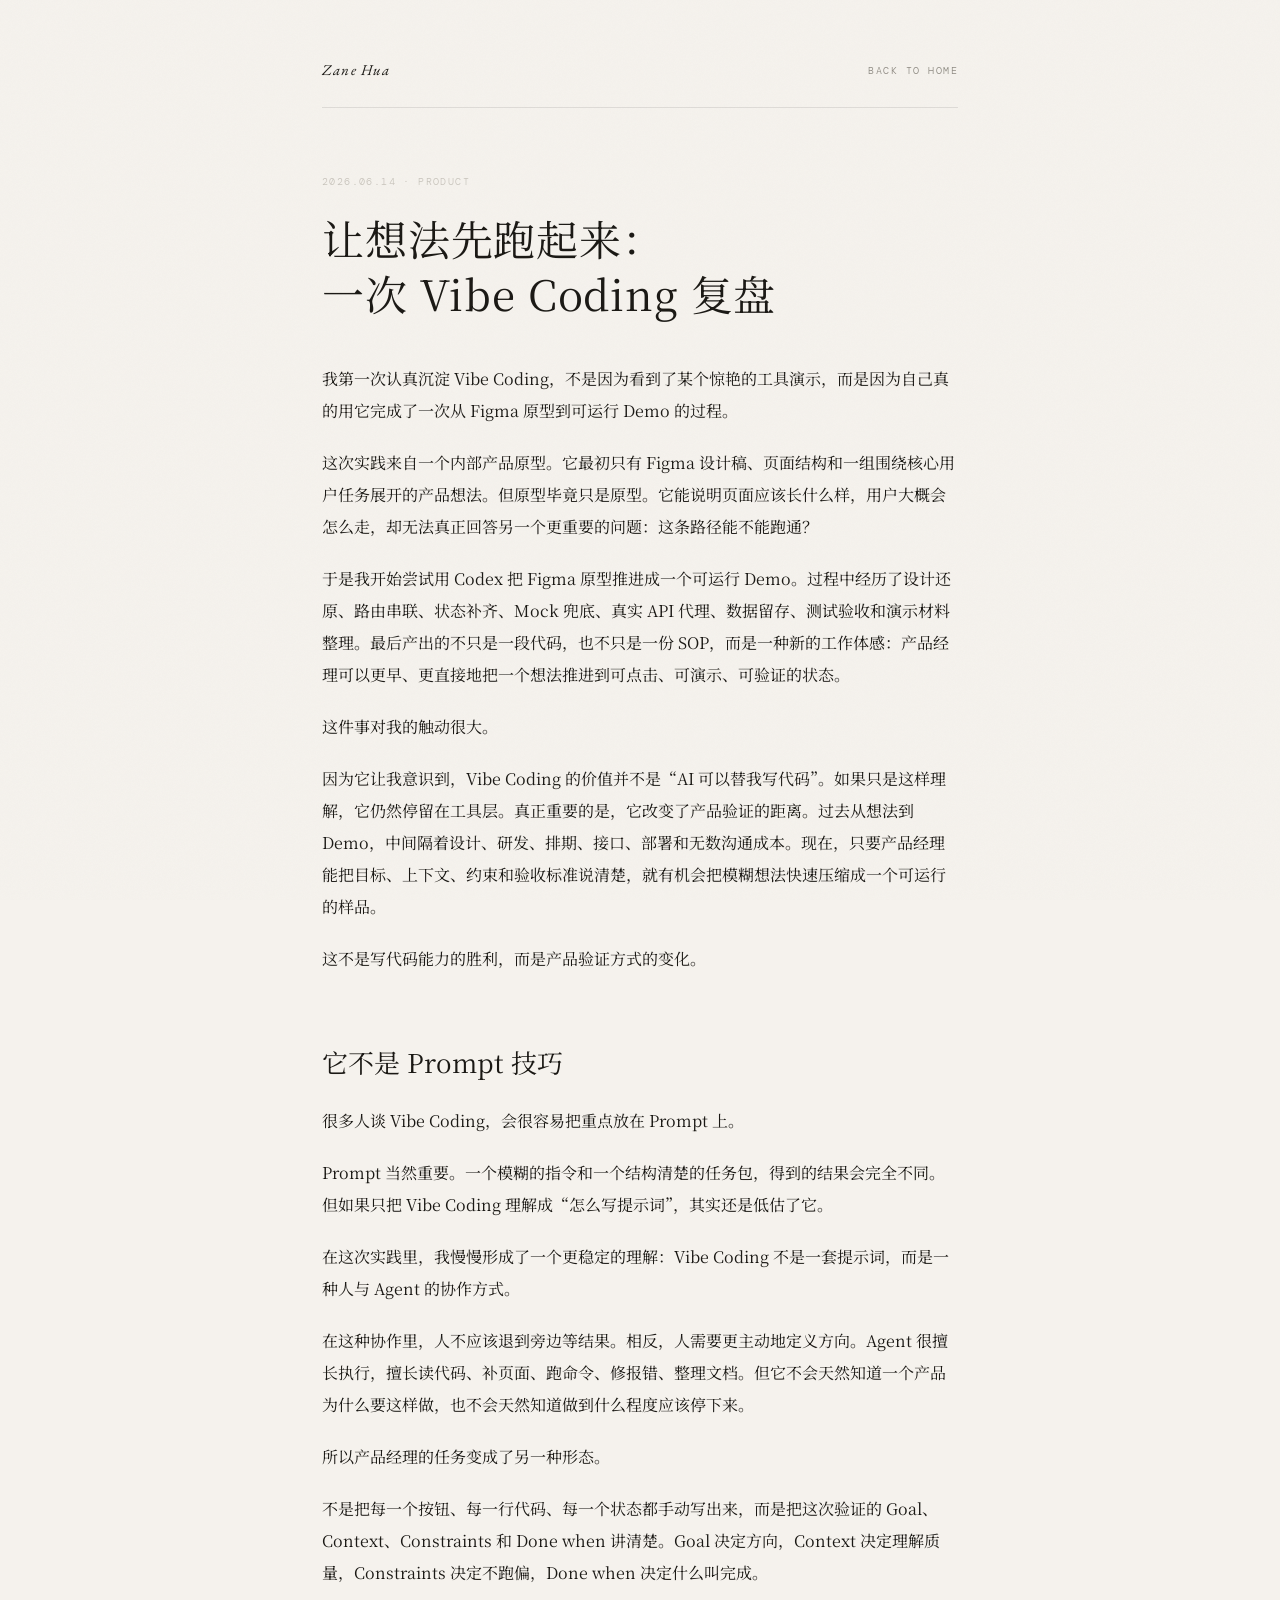
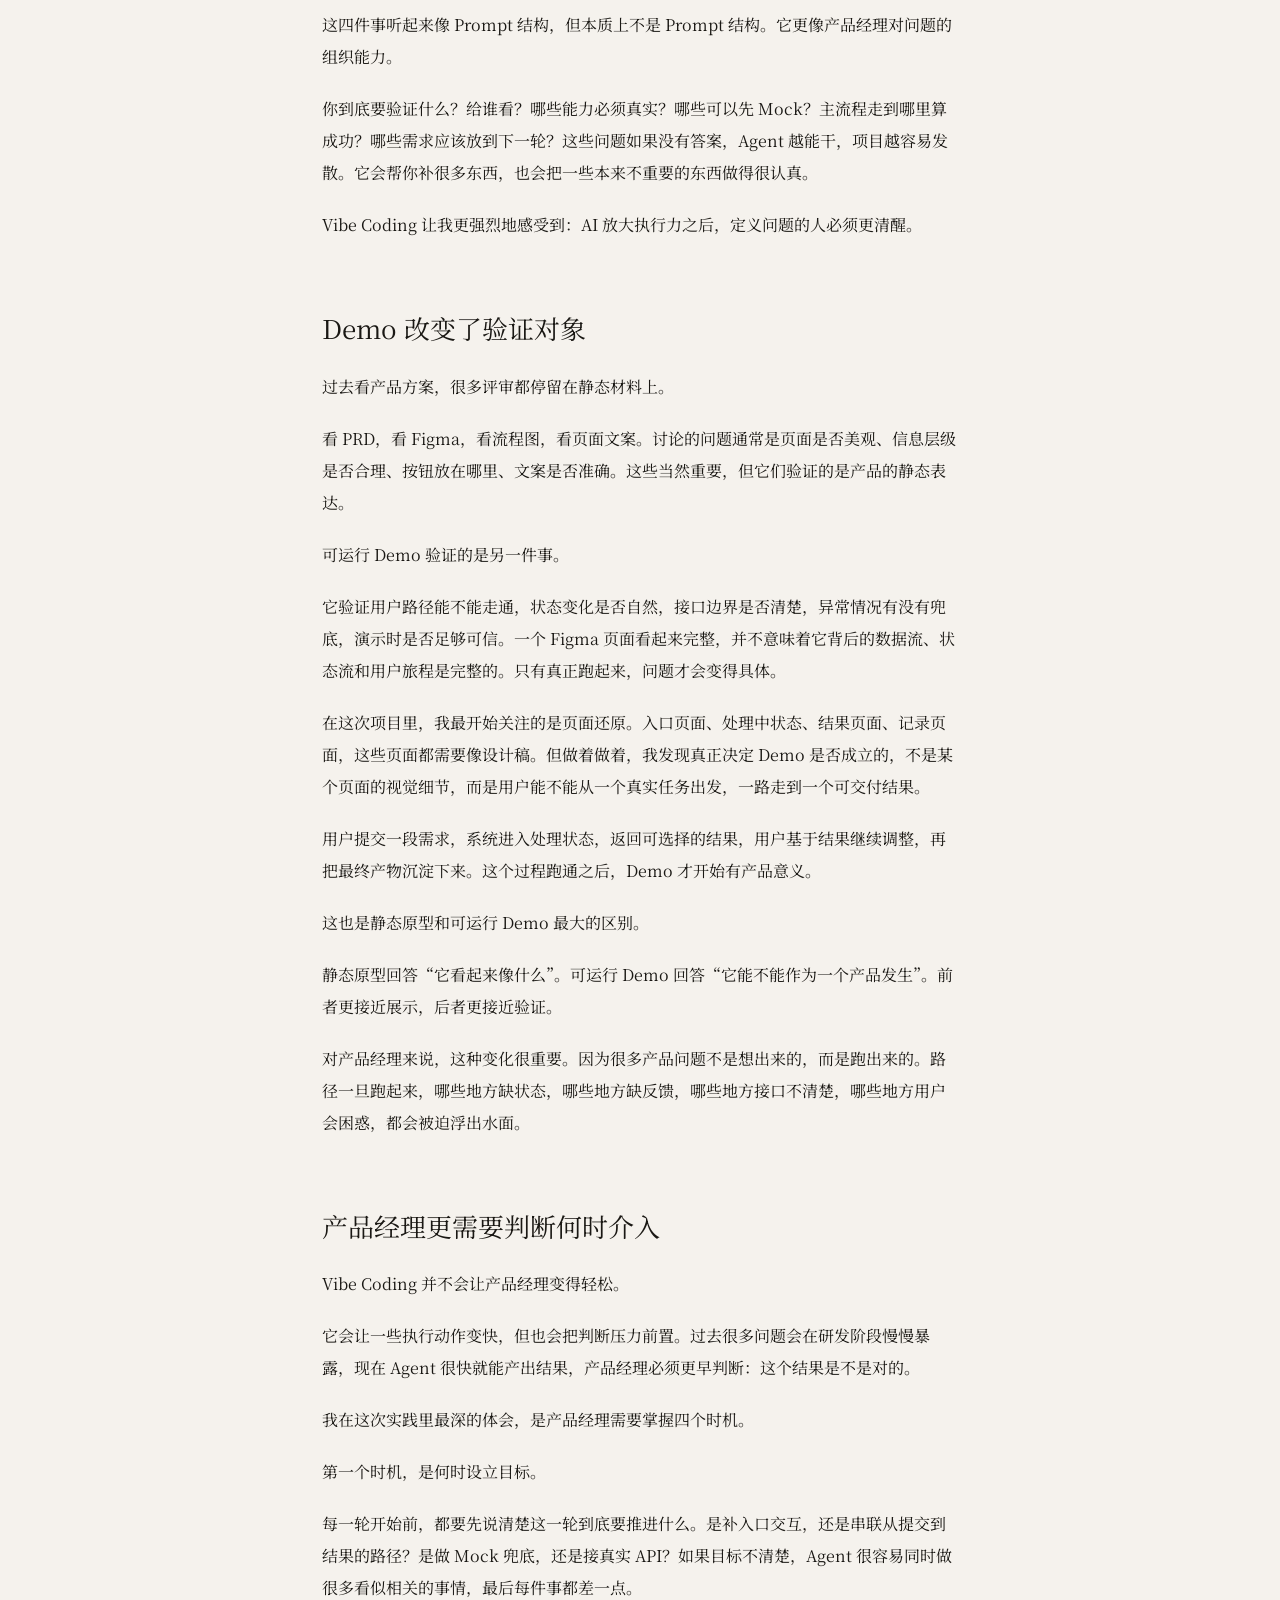
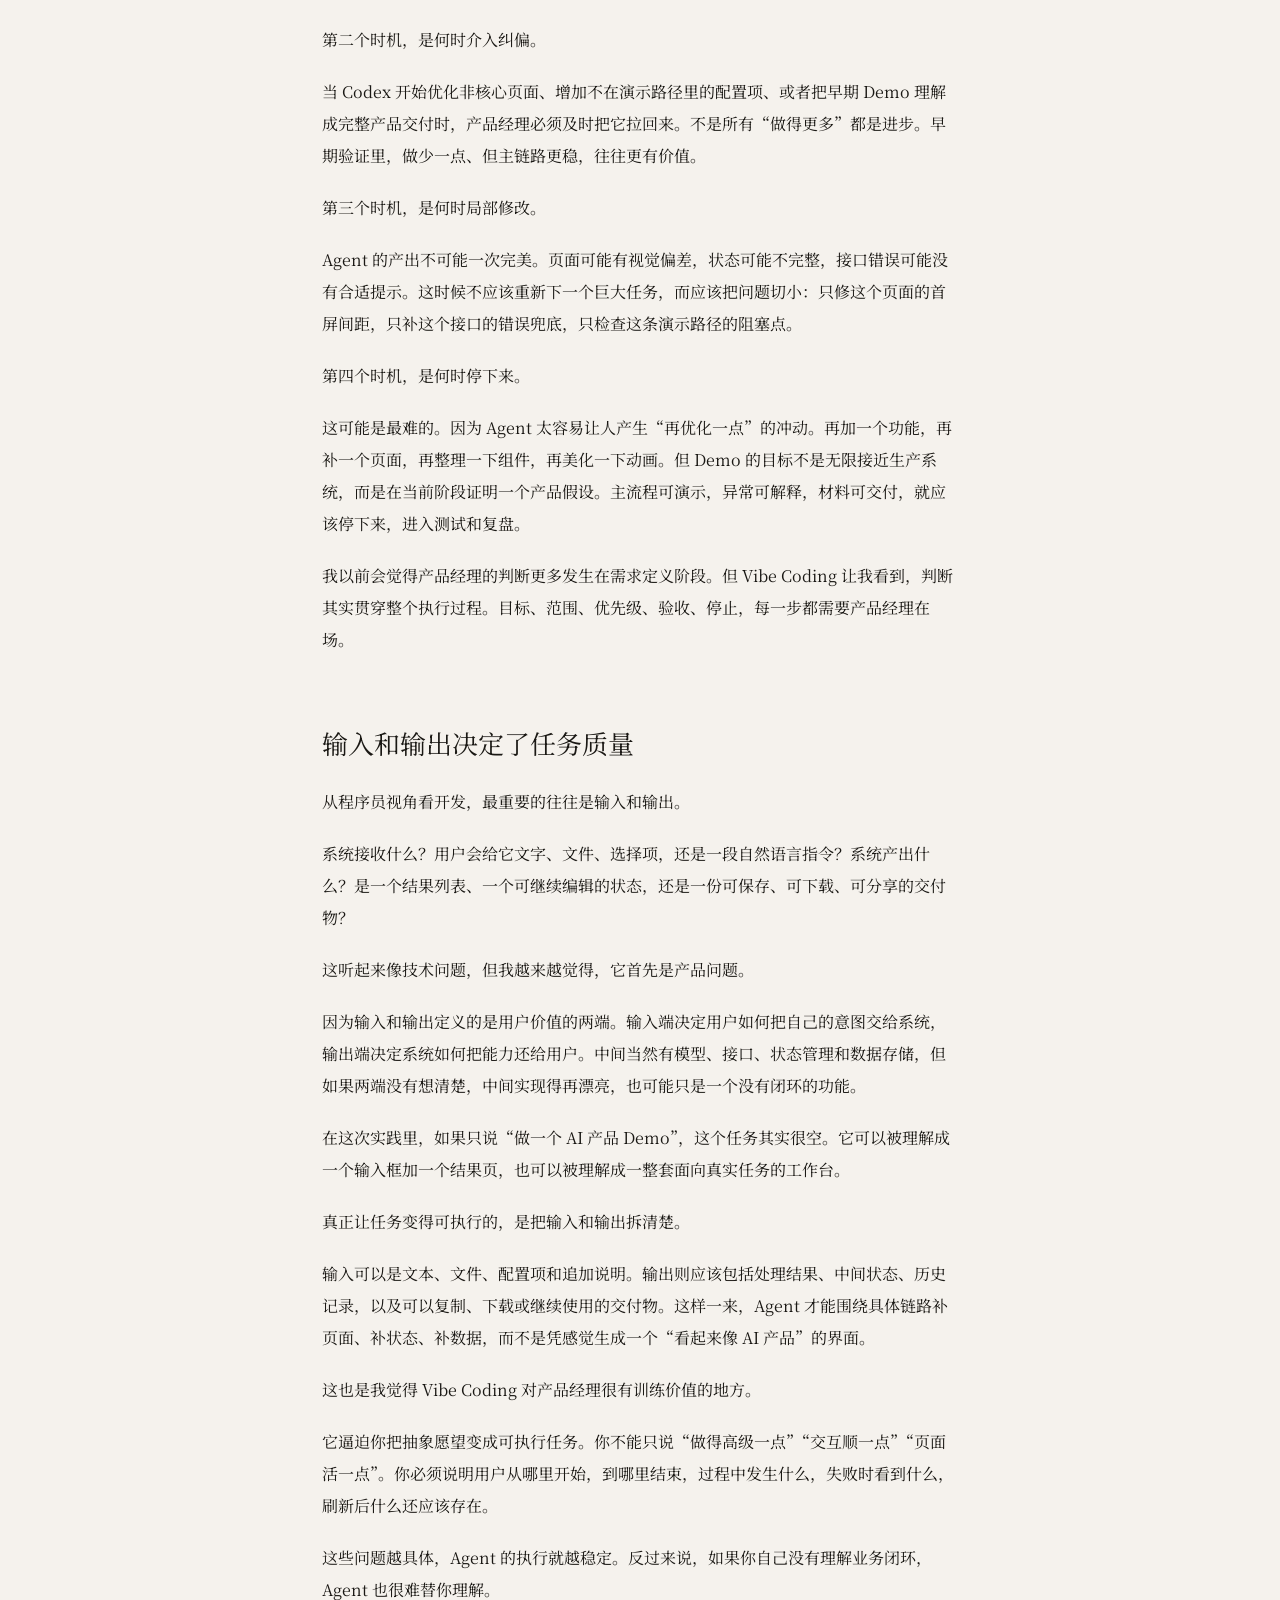
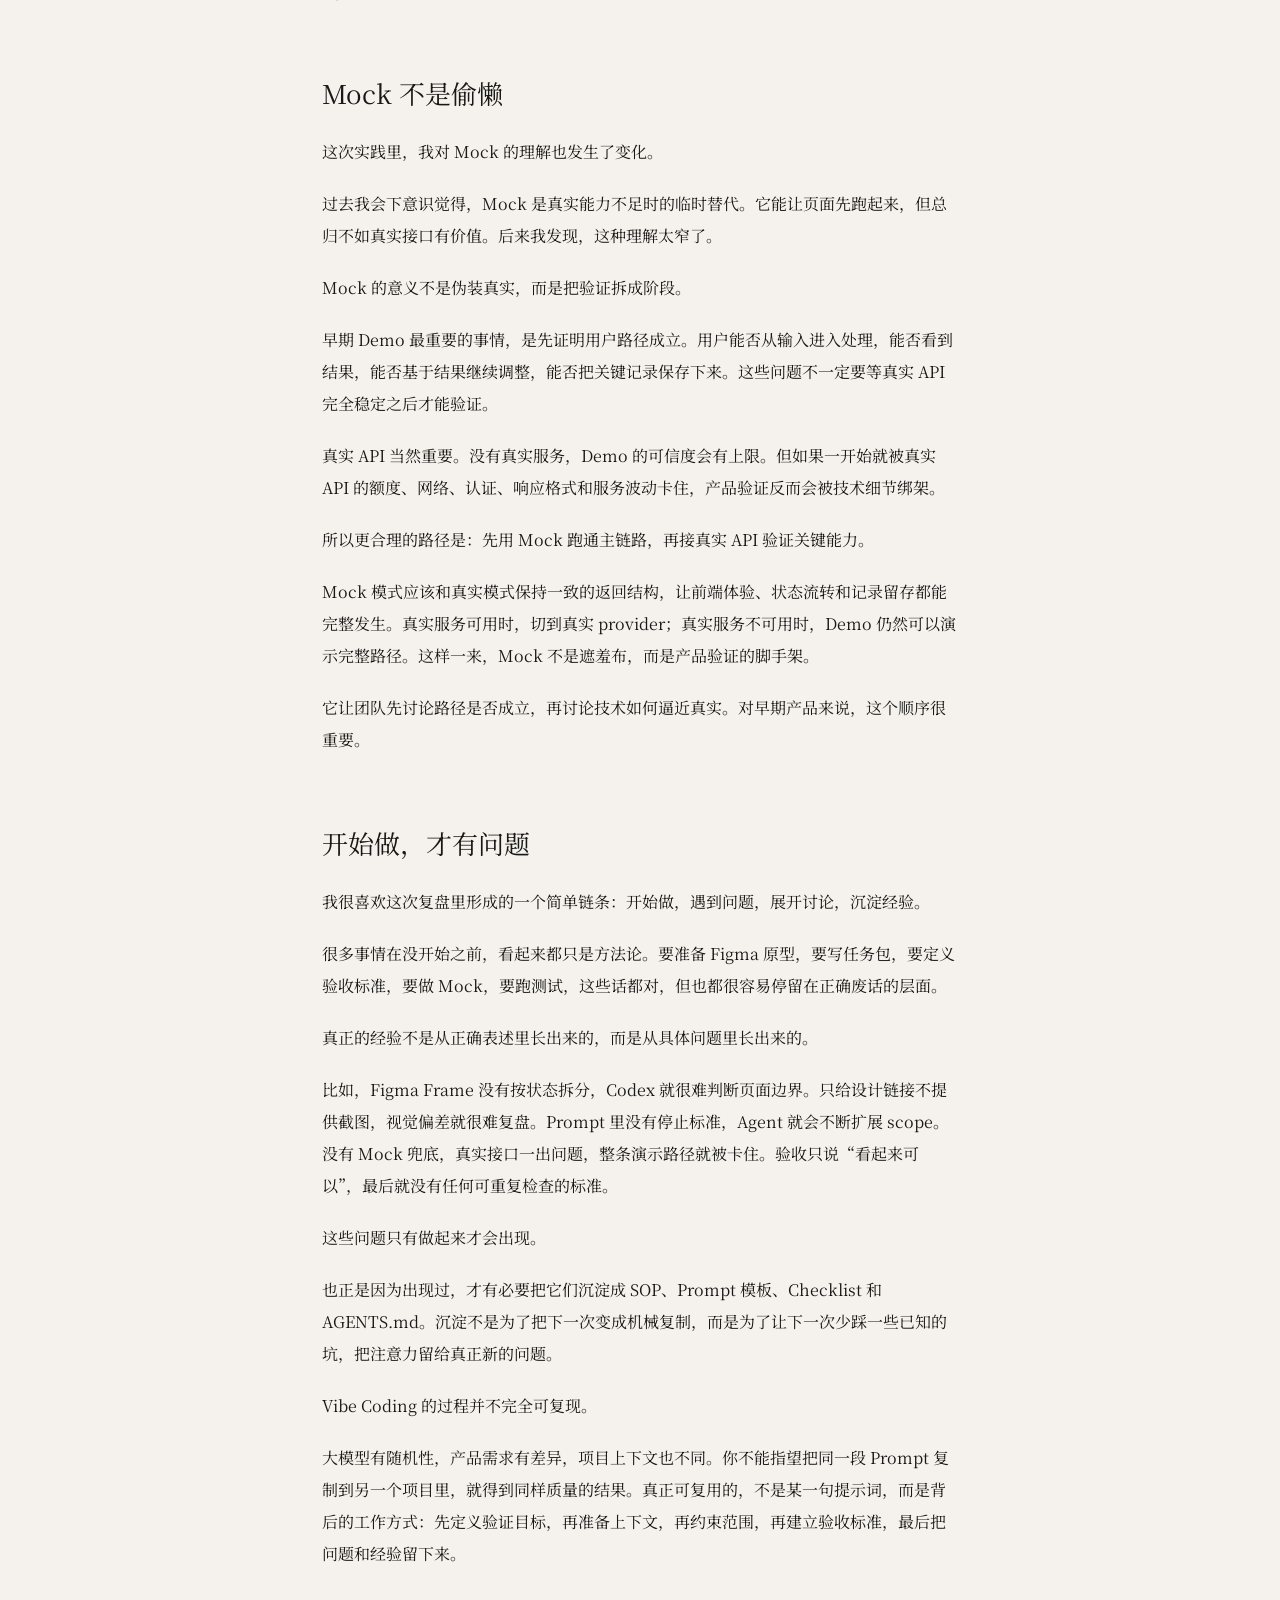
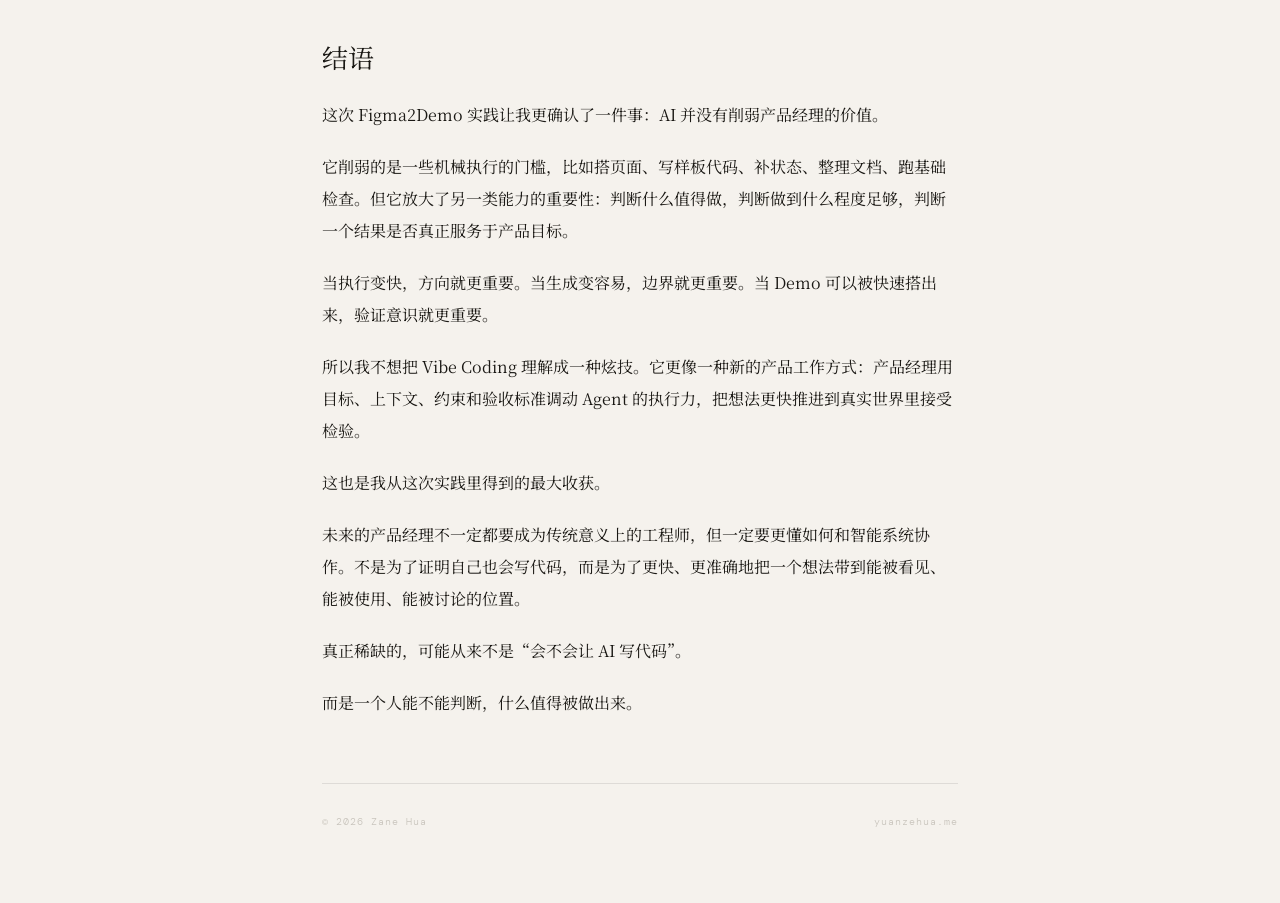
<file: posts/2026-06-14-vibe-coding-product-validation.html>
<!DOCTYPE html>
<html lang="zh">
<head>
<meta charset="UTF-8">
<meta name="viewport" content="width=device-width, initial-scale=1.0">
<meta name="description" content="从一次内部 Figma2Demo 实践出发，复盘我对 Vibe Coding、产品验证与产品经理判断力的理解。">
<title>让想法先跑起来：一次 Vibe Coding 复盘 · Zane Hua</title>
<link rel="canonical" href="https://yuanzehua.me/posts/2026-06-14-vibe-coding-product-validation.html">
<meta property="og:type" content="article">
<meta property="og:title" content="让想法先跑起来：一次 Vibe Coding 复盘 · Zane Hua">
<meta property="og:description" content="从一次内部 Figma2Demo 实践出发，复盘我对 Vibe Coding、产品验证与产品经理判断力的理解。">
<meta property="og:url" content="https://yuanzehua.me/posts/2026-06-14-vibe-coding-product-validation.html">
<meta property="og:image" content="https://yuanzehua.me/assets/images/pets/loopi/v0-3/loopi-v0-3-source.png">
<meta name="twitter:card" content="summary">
<meta name="twitter:title" content="让想法先跑起来：一次 Vibe Coding 复盘 · Zane Hua">
<meta name="twitter:description" content="从一次内部 Figma2Demo 实践出发，复盘我对 Vibe Coding、产品验证与产品经理判断力的理解。">
<meta name="twitter:image" content="https://yuanzehua.me/assets/images/pets/loopi/v0-3/loopi-v0-3-source.png">
<link rel="preconnect" href="https://fonts.googleapis.com">
<link rel="preconnect" href="https://fonts.gstatic.com" crossorigin>
<link href="https://fonts.googleapis.com/css2?family=EB+Garamond:ital,wght@0,400;0,500;1,400&family=Noto+Serif+SC:wght@300;400;500&family=DM+Mono:wght@300;400&display=swap" rel="stylesheet">
<style>
:root {
  --ink:#1a1814; --paper:#f5f2ed; --mid:#8c8880; --light:#c8c4bc;
  --faint:#e4e0d8; --accent:#2d4a3e; --rule:rgba(26,24,20,0.10);
  --serif-en:'EB Garamond', Georgia, serif;
  --serif-cn:'Noto Serif SC', STSong, serif;
  --mono:'DM Mono', 'Courier New', monospace;
}
*,*::before,*::after{box-sizing:border-box;margin:0;padding:0}
body{background:var(--paper);color:var(--ink);font-family:var(--serif-cn);font-weight:300;line-height:1.9;-webkit-font-smoothing:antialiased}
body::before{content:'';position:fixed;inset:0;background-image:url("data:image/svg+xml,%3Csvg viewBox='0 0 256 256' xmlns='http://www.w3.org/2000/svg'%3E%3Cfilter id='noise'%3E%3CfeTurbulence type='fractalNoise' baseFrequency='0.9' numOctaves='4' stitchTiles='stitch'/%3E%3C/filter%3E%3Crect width='100%25' height='100%25' filter='url(%23noise)' opacity='0.04'/%3E%3C/svg%3E");background-size:200px;pointer-events:none;z-index:9999;opacity:.6}
.page{max-width:780px;margin:0 auto;padding:56px clamp(28px,6vw,72px) 72px}
.top{display:flex;justify-content:space-between;align-items:center;border-bottom:1px solid var(--rule);padding-bottom:22px;margin-bottom:64px}
.brand{font-family:var(--serif-en);font-size:15px;font-style:italic;color:var(--ink);text-decoration:none;letter-spacing:.08em}
.back{font-family:var(--mono);font-size:10px;letter-spacing:.15em;text-transform:uppercase;color:var(--mid);text-decoration:none}
.back:hover{color:var(--ink)}
.meta{font-family:var(--mono);font-size:10px;letter-spacing:.14em;text-transform:uppercase;color:var(--light);margin-bottom:20px}
article h1{font-family:var(--serif-cn);font-size:clamp(30px,4.4vw,42px);font-weight:400;line-height:1.32;letter-spacing:.02em;margin-bottom:42px}
article h2{font-family:var(--serif-cn);font-style:normal;font-size:clamp(21px,2.5vw,26px);font-weight:400;line-height:1.45;margin:68px 0 24px;color:var(--ink)}
article h3{font-size:18px;font-weight:400;margin:44px 0 16px}
article p{font-size:16px;line-height:2;margin:0 0 20px;color:var(--ink);font-weight:400}
article em{font-family:var(--serif-en);font-style:italic;color:var(--accent)}
article a{color:var(--accent);text-decoration:underline;text-decoration-color:rgba(45,74,62,.35);text-decoration-thickness:1px;text-underline-offset:4px}
article a:hover{text-decoration-color:var(--accent)}
article strong{font-weight:500}
article code{font-family:var(--mono);font-size:.9em;color:var(--accent)}
.footer{border-top:1px solid var(--rule);margin-top:64px;padding-top:28px;display:flex;justify-content:space-between;gap:24px;color:var(--light);font-family:var(--mono);font-size:10px;letter-spacing:.1em}
@media(max-width:640px){.page{padding-top:36px}.top{margin-bottom:44px}.footer{flex-direction:column}}
</style>
</head>
<body>
<main class="page">
  <div class="top">
    <a class="brand" href="/">Zane Hua</a>
    <a class="back" href="/#thinking">Back to home</a>
  </div>
  <article>
    <div class="meta">2026.06.14 · Product</div>
<h1>让想法先跑起来：<br>一次 Vibe Coding 复盘</h1>
<p>我第一次认真沉淀 Vibe Coding，不是因为看到了某个惊艳的工具演示，而是因为自己真的用它完成了一次从 Figma 原型到可运行 Demo 的过程。</p>
<p>这次实践来自一个内部产品原型。它最初只有 Figma 设计稿、页面结构和一组围绕核心用户任务展开的产品想法。但原型毕竟只是原型。它能说明页面应该长什么样，用户大概会怎么走，却无法真正回答另一个更重要的问题：这条路径能不能跑通？</p>
<p>于是我开始尝试用 Codex 把 Figma 原型推进成一个可运行 Demo。过程中经历了设计还原、路由串联、状态补齐、Mock 兜底、真实 API 代理、数据留存、测试验收和演示材料整理。最后产出的不只是一段代码，也不只是一份 SOP，而是一种新的工作体感：产品经理可以更早、更直接地把一个想法推进到可点击、可演示、可验证的状态。</p>
<p>这件事对我的触动很大。</p>
<p>因为它让我意识到，Vibe Coding 的价值并不是“AI 可以替我写代码”。如果只是这样理解，它仍然停留在工具层。真正重要的是，它改变了产品验证的距离。过去从想法到 Demo，中间隔着设计、研发、排期、接口、部署和无数沟通成本。现在，只要产品经理能把目标、上下文、约束和验收标准说清楚，就有机会把模糊想法快速压缩成一个可运行的样品。</p>
<p>这不是写代码能力的胜利，而是产品验证方式的变化。</p>
<h2>它不是 Prompt 技巧</h2>
<p>很多人谈 Vibe Coding，会很容易把重点放在 Prompt 上。</p>
<p>Prompt 当然重要。一个模糊的指令和一个结构清楚的任务包，得到的结果会完全不同。但如果只把 Vibe Coding 理解成“怎么写提示词”，其实还是低估了它。</p>
<p>在这次实践里，我慢慢形成了一个更稳定的理解：Vibe Coding 不是一套提示词，而是一种人与 Agent 的协作方式。</p>
<p>在这种协作里，人不应该退到旁边等结果。相反，人需要更主动地定义方向。Agent 很擅长执行，擅长读代码、补页面、跑命令、修报错、整理文档。但它不会天然知道一个产品为什么要这样做，也不会天然知道做到什么程度应该停下来。</p>
<p>所以产品经理的任务变成了另一种形态。</p>
<p>不是把每一个按钮、每一行代码、每一个状态都手动写出来，而是把这次验证的 Goal、Context、Constraints 和 Done when 讲清楚。Goal 决定方向，Context 决定理解质量，Constraints 决定不跑偏，Done when 决定什么叫完成。</p>
<p>这四件事听起来像 Prompt 结构，但本质上不是 Prompt 结构。它更像产品经理对问题的组织能力。</p>
<p>你到底要验证什么？给谁看？哪些能力必须真实？哪些可以先 Mock？主流程走到哪里算成功？哪些需求应该放到下一轮？这些问题如果没有答案，Agent 越能干，项目越容易发散。它会帮你补很多东西，也会把一些本来不重要的东西做得很认真。</p>
<p>Vibe Coding 让我更强烈地感受到：AI 放大执行力之后，定义问题的人必须更清醒。</p>
<h2>Demo 改变了验证对象</h2>
<p>过去看产品方案，很多评审都停留在静态材料上。</p>
<p>看 PRD，看 Figma，看流程图，看页面文案。讨论的问题通常是页面是否美观、信息层级是否合理、按钮放在哪里、文案是否准确。这些当然重要，但它们验证的是产品的静态表达。</p>
<p>可运行 Demo 验证的是另一件事。</p>
<p>它验证用户路径能不能走通，状态变化是否自然，接口边界是否清楚，异常情况有没有兜底，演示时是否足够可信。一个 Figma 页面看起来完整，并不意味着它背后的数据流、状态流和用户旅程是完整的。只有真正跑起来，问题才会变得具体。</p>
<p>在这次项目里，我最开始关注的是页面还原。入口页面、处理中状态、结果页面、记录页面，这些页面都需要像设计稿。但做着做着，我发现真正决定 Demo 是否成立的，不是某个页面的视觉细节，而是用户能不能从一个真实任务出发，一路走到一个可交付结果。</p>
<p>用户提交一段需求，系统进入处理状态，返回可选择的结果，用户基于结果继续调整，再把最终产物沉淀下来。这个过程跑通之后，Demo 才开始有产品意义。</p>
<p>这也是静态原型和可运行 Demo 最大的区别。</p>
<p>静态原型回答“它看起来像什么”。可运行 Demo 回答“它能不能作为一个产品发生”。前者更接近展示，后者更接近验证。</p>
<p>对产品经理来说，这种变化很重要。因为很多产品问题不是想出来的，而是跑出来的。路径一旦跑起来，哪些地方缺状态，哪些地方缺反馈，哪些地方接口不清楚，哪些地方用户会困惑，都会被迫浮出水面。</p>
<h2>产品经理更需要判断何时介入</h2>
<p>Vibe Coding 并不会让产品经理变得轻松。</p>
<p>它会让一些执行动作变快，但也会把判断压力前置。过去很多问题会在研发阶段慢慢暴露，现在 Agent 很快就能产出结果，产品经理必须更早判断：这个结果是不是对的。</p>
<p>我在这次实践里最深的体会，是产品经理需要掌握四个时机。</p>
<p>第一个时机，是何时设立目标。</p>
<p>每一轮开始前，都要先说清楚这一轮到底要推进什么。是补入口交互，还是串联从提交到结果的路径？是做 Mock 兜底，还是接真实 API？如果目标不清楚，Agent 很容易同时做很多看似相关的事情，最后每件事都差一点。</p>
<p>第二个时机，是何时介入纠偏。</p>
<p>当 Codex 开始优化非核心页面、增加不在演示路径里的配置项、或者把早期 Demo 理解成完整产品交付时，产品经理必须及时把它拉回来。不是所有“做得更多”都是进步。早期验证里，做少一点、但主链路更稳，往往更有价值。</p>
<p>第三个时机，是何时局部修改。</p>
<p>Agent 的产出不可能一次完美。页面可能有视觉偏差，状态可能不完整，接口错误可能没有合适提示。这时候不应该重新下一个巨大任务，而应该把问题切小：只修这个页面的首屏间距，只补这个接口的错误兜底，只检查这条演示路径的阻塞点。</p>
<p>第四个时机，是何时停下来。</p>
<p>这可能是最难的。因为 Agent 太容易让人产生“再优化一点”的冲动。再加一个功能，再补一个页面，再整理一下组件，再美化一下动画。但 Demo 的目标不是无限接近生产系统，而是在当前阶段证明一个产品假设。主流程可演示，异常可解释，材料可交付，就应该停下来，进入测试和复盘。</p>
<p>我以前会觉得产品经理的判断更多发生在需求定义阶段。但 Vibe Coding 让我看到，判断其实贯穿整个执行过程。目标、范围、优先级、验收、停止，每一步都需要产品经理在场。</p>
<h2>输入和输出决定了任务质量</h2>
<p>从程序员视角看开发，最重要的往往是输入和输出。</p>
<p>系统接收什么？用户会给它文字、文件、选择项，还是一段自然语言指令？系统产出什么？是一个结果列表、一个可继续编辑的状态，还是一份可保存、可下载、可分享的交付物？</p>
<p>这听起来像技术问题，但我越来越觉得，它首先是产品问题。</p>
<p>因为输入和输出定义的是用户价值的两端。输入端决定用户如何把自己的意图交给系统，输出端决定系统如何把能力还给用户。中间当然有模型、接口、状态管理和数据存储，但如果两端没有想清楚，中间实现得再漂亮，也可能只是一个没有闭环的功能。</p>
<p>在这次实践里，如果只说“做一个 AI 产品 Demo”，这个任务其实很空。它可以被理解成一个输入框加一个结果页，也可以被理解成一整套面向真实任务的工作台。</p>
<p>真正让任务变得可执行的，是把输入和输出拆清楚。</p>
<p>输入可以是文本、文件、配置项和追加说明。输出则应该包括处理结果、中间状态、历史记录，以及可以复制、下载或继续使用的交付物。这样一来，Agent 才能围绕具体链路补页面、补状态、补数据，而不是凭感觉生成一个“看起来像 AI 产品”的界面。</p>
<p>这也是我觉得 Vibe Coding 对产品经理很有训练价值的地方。</p>
<p>它逼迫你把抽象愿望变成可执行任务。你不能只说“做得高级一点”“交互顺一点”“页面活一点”。你必须说明用户从哪里开始，到哪里结束，过程中发生什么，失败时看到什么，刷新后什么还应该存在。</p>
<p>这些问题越具体，Agent 的执行就越稳定。反过来说，如果你自己没有理解业务闭环，Agent 也很难替你理解。</p>
<h2>Mock 不是偷懒</h2>
<p>这次实践里，我对 Mock 的理解也发生了变化。</p>
<p>过去我会下意识觉得，Mock 是真实能力不足时的临时替代。它能让页面先跑起来，但总归不如真实接口有价值。后来我发现，这种理解太窄了。</p>
<p>Mock 的意义不是伪装真实，而是把验证拆成阶段。</p>
<p>早期 Demo 最重要的事情，是先证明用户路径成立。用户能否从输入进入处理，能否看到结果，能否基于结果继续调整，能否把关键记录保存下来。这些问题不一定要等真实 API 完全稳定之后才能验证。</p>
<p>真实 API 当然重要。没有真实服务，Demo 的可信度会有上限。但如果一开始就被真实 API 的额度、网络、认证、响应格式和服务波动卡住，产品验证反而会被技术细节绑架。</p>
<p>所以更合理的路径是：先用 Mock 跑通主链路，再接真实 API 验证关键能力。</p>
<p>Mock 模式应该和真实模式保持一致的返回结构，让前端体验、状态流转和记录留存都能完整发生。真实服务可用时，切到真实 provider；真实服务不可用时，Demo 仍然可以演示完整路径。这样一来，Mock 不是遮羞布，而是产品验证的脚手架。</p>
<p>它让团队先讨论路径是否成立，再讨论技术如何逼近真实。对早期产品来说，这个顺序很重要。</p>
<h2>开始做，才有问题</h2>
<p>我很喜欢这次复盘里形成的一个简单链条：开始做，遇到问题，展开讨论，沉淀经验。</p>
<p>很多事情在没开始之前，看起来都只是方法论。要准备 Figma 原型，要写任务包，要定义验收标准，要做 Mock，要跑测试，这些话都对，但也都很容易停留在正确废话的层面。</p>
<p>真正的经验不是从正确表述里长出来的，而是从具体问题里长出来的。</p>
<p>比如，Figma Frame 没有按状态拆分，Codex 就很难判断页面边界。只给设计链接不提供截图，视觉偏差就很难复盘。Prompt 里没有停止标准，Agent 就会不断扩展 scope。没有 Mock 兜底，真实接口一出问题，整条演示路径就被卡住。验收只说“看起来可以”，最后就没有任何可重复检查的标准。</p>
<p>这些问题只有做起来才会出现。</p>
<p>也正是因为出现过，才有必要把它们沉淀成 SOP、Prompt 模板、Checklist 和 AGENTS.md。沉淀不是为了把下一次变成机械复制，而是为了让下一次少踩一些已知的坑，把注意力留给真正新的问题。</p>
<p>Vibe Coding 的过程并不完全可复现。</p>
<p>大模型有随机性，产品需求有差异，项目上下文也不同。你不能指望把同一段 Prompt 复制到另一个项目里，就得到同样质量的结果。真正可复用的，不是某一句提示词，而是背后的工作方式：先定义验证目标，再准备上下文，再约束范围，再建立验收标准，最后把问题和经验留下来。</p>
<h2>结语</h2>
<p>这次 Figma2Demo 实践让我更确认了一件事：AI 并没有削弱产品经理的价值。</p>
<p>它削弱的是一些机械执行的门槛，比如搭页面、写样板代码、补状态、整理文档、跑基础检查。但它放大了另一类能力的重要性：判断什么值得做，判断做到什么程度足够，判断一个结果是否真正服务于产品目标。</p>
<p>当执行变快，方向就更重要。当生成变容易，边界就更重要。当 Demo 可以被快速搭出来，验证意识就更重要。</p>
<p>所以我不想把 Vibe Coding 理解成一种炫技。它更像一种新的产品工作方式：产品经理用目标、上下文、约束和验收标准调动 Agent 的执行力，把想法更快推进到真实世界里接受检验。</p>
<p>这也是我从这次实践里得到的最大收获。</p>
<p>未来的产品经理不一定都要成为传统意义上的工程师，但一定要更懂如何和智能系统协作。不是为了证明自己也会写代码，而是为了更快、更准确地把一个想法带到能被看见、能被使用、能被讨论的位置。</p>
<p>真正稀缺的，可能从来不是“会不会让 AI 写代码”。</p>
<p>而是一个人能不能判断，什么值得被做出来。</p>
  </article>
  <div class="footer">
    <span>© 2026 Zane Hua</span>
    <span>yuanzehua.me</span>
  </div>
</main>
</body>
</html>
</file>
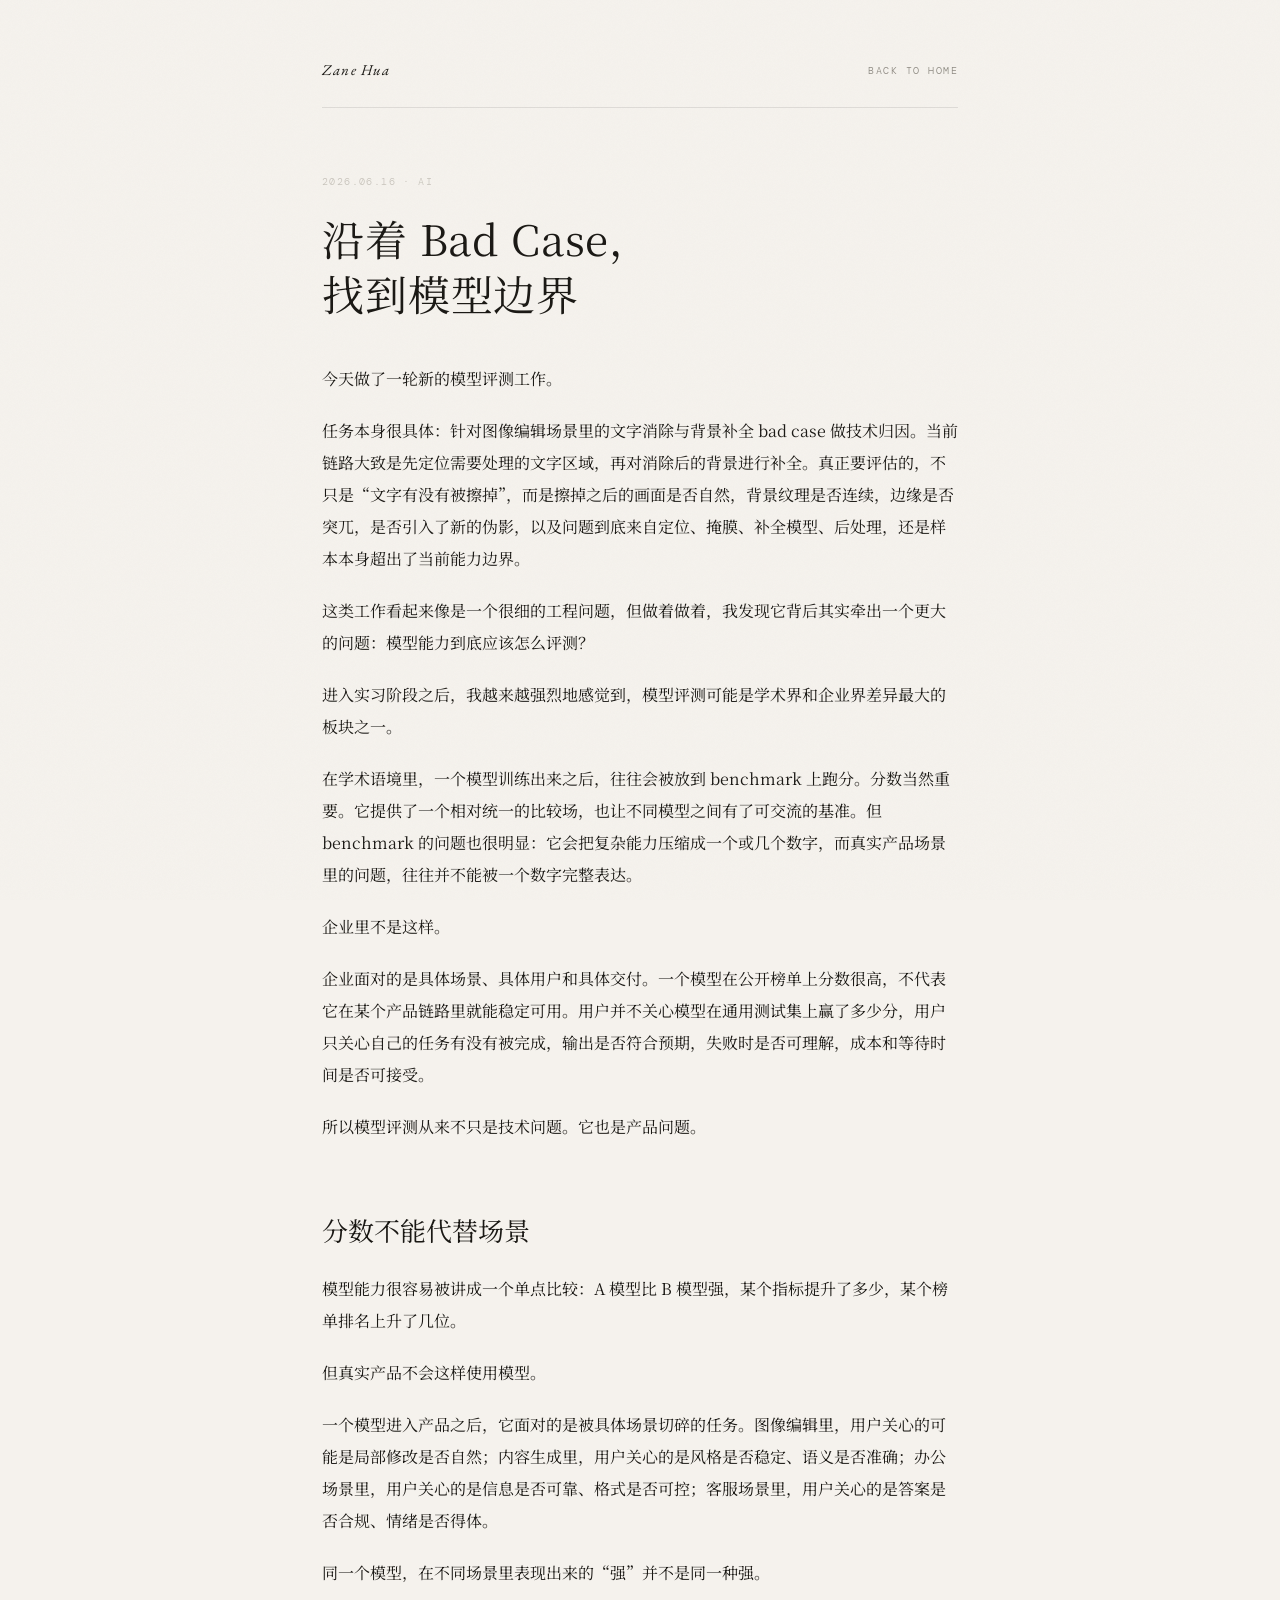
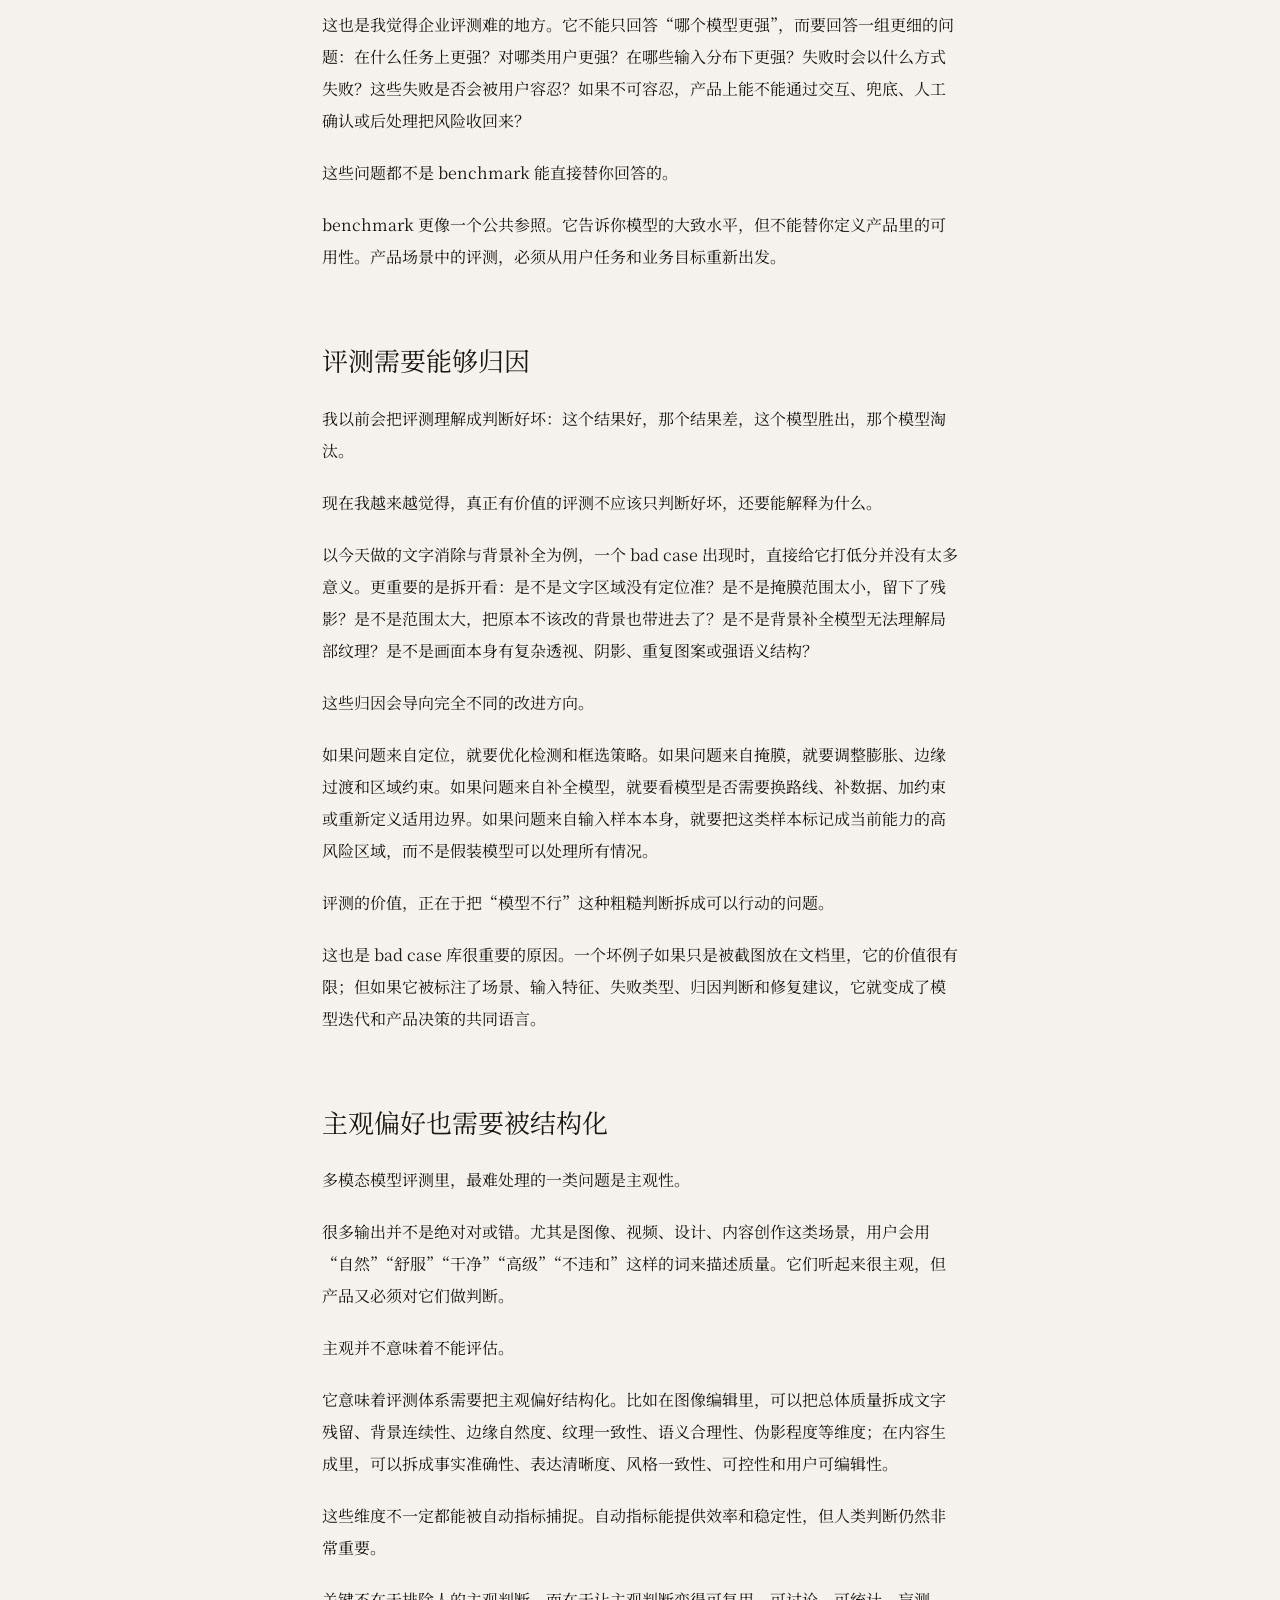
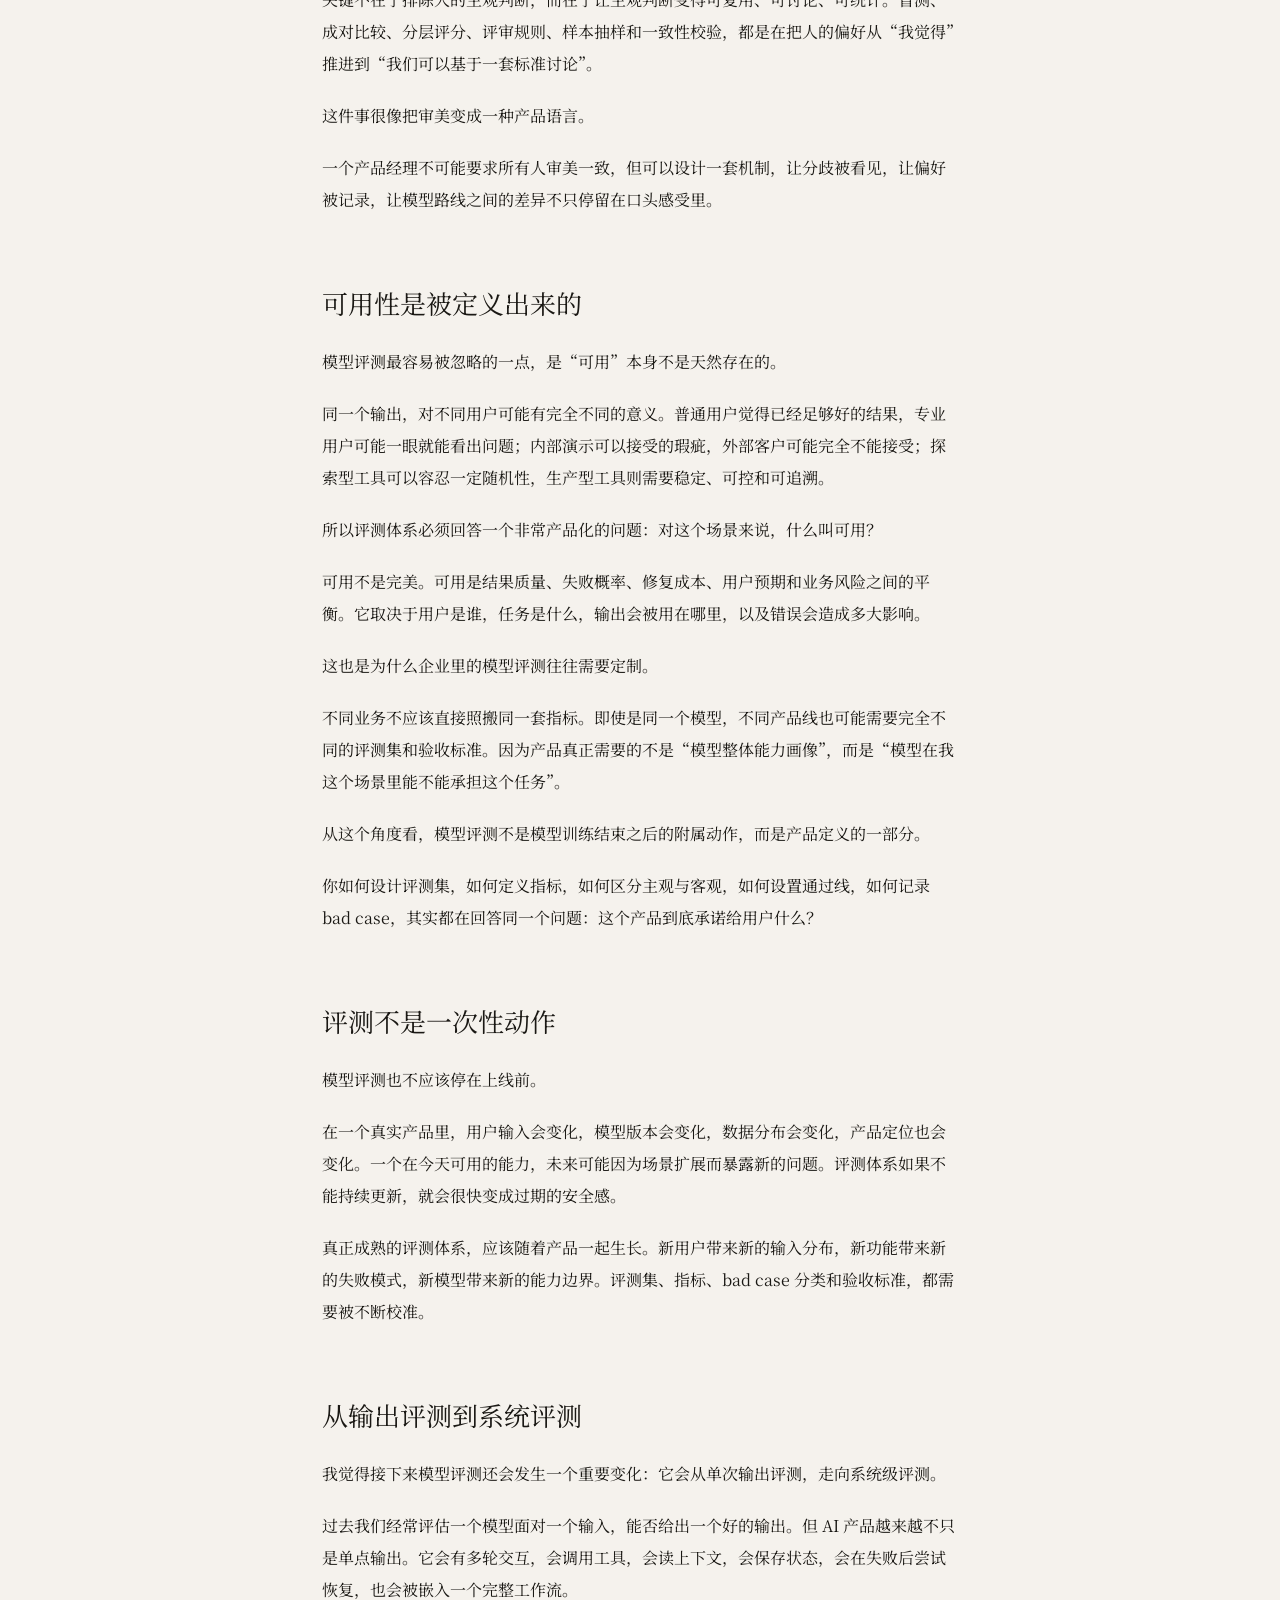
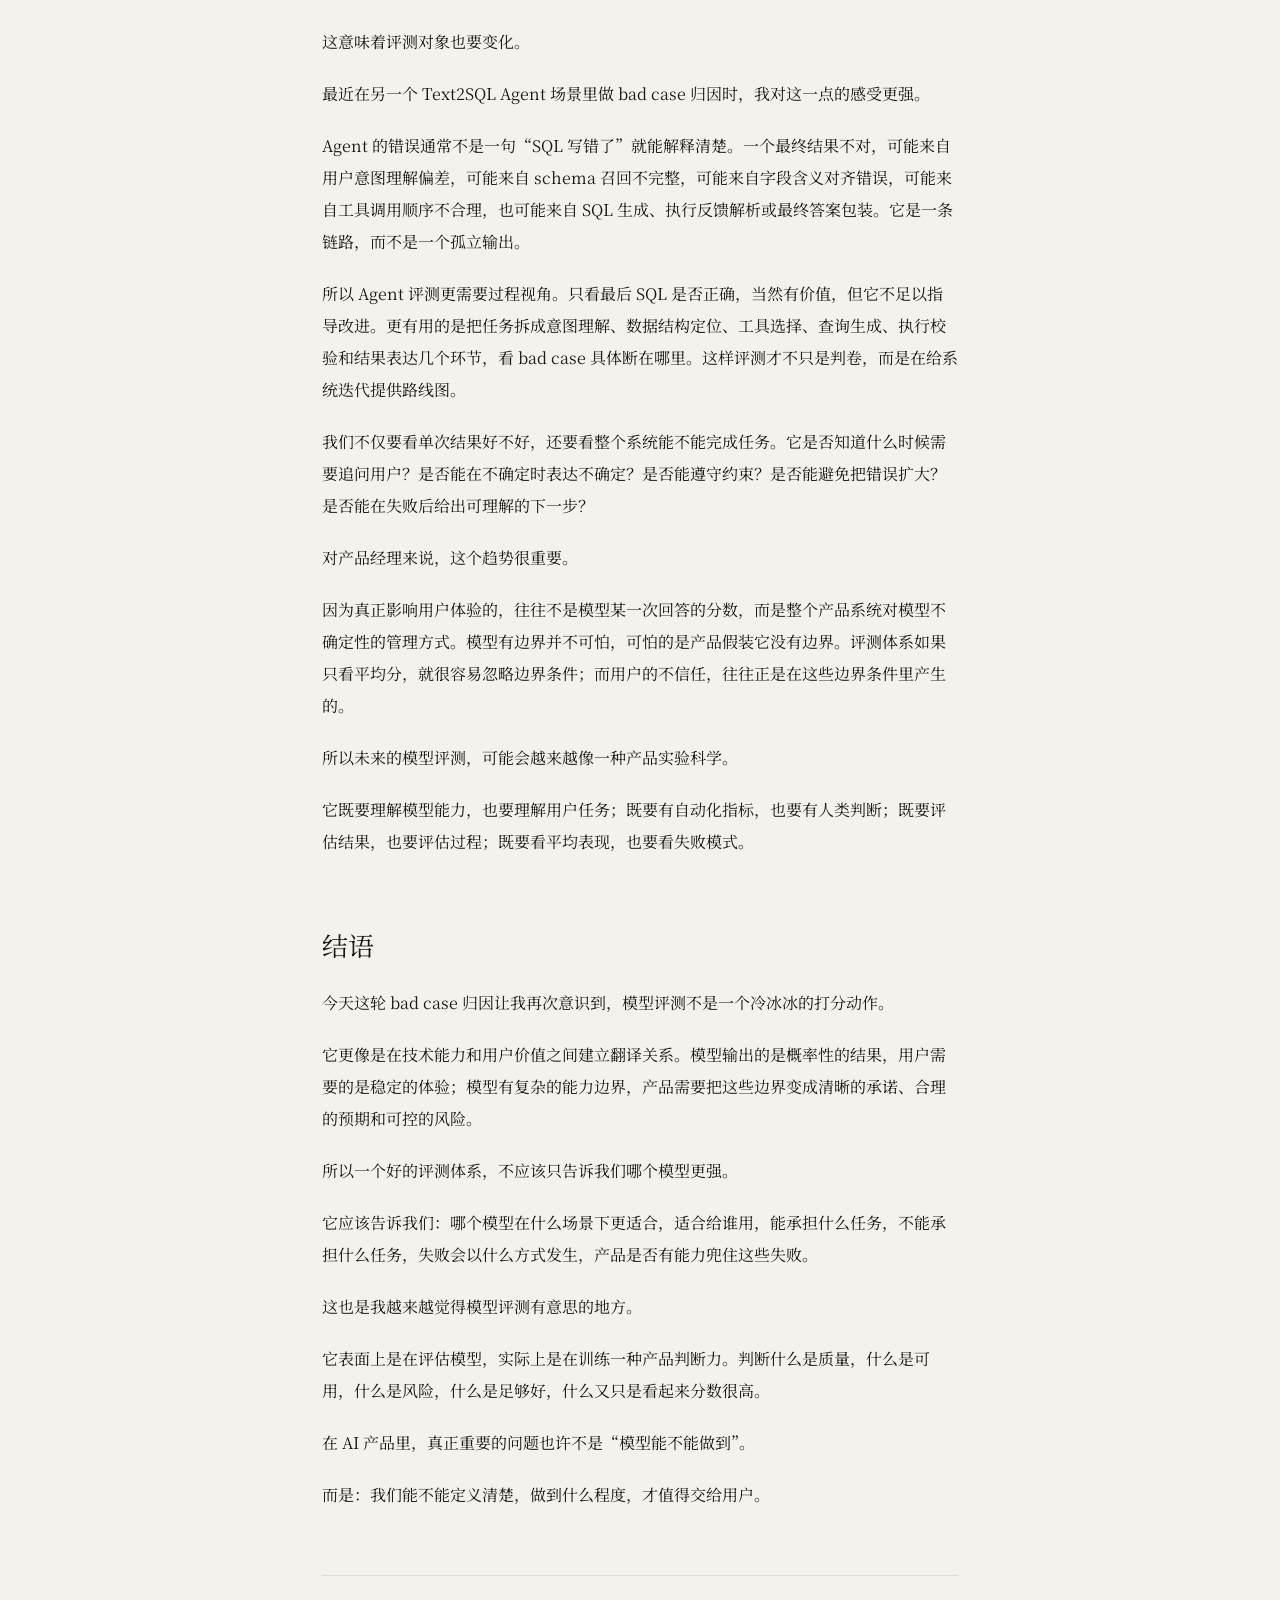
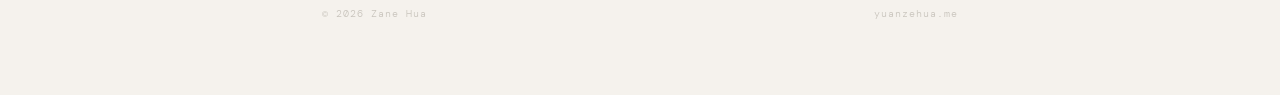
<file: posts/2026-06-16-model-evaluation-product-judgment.html>
<!DOCTYPE html>
<html lang="zh">
<head>
<meta charset="UTF-8">
<meta name="viewport" content="width=device-width, initial-scale=1.0">
<meta name="description" content="从图像编辑场景里的 bad case 归因出发，思考模型评测如何从 benchmark 跑分走向产品可用性的判断体系。">
<title>沿着 Bad Case，找到模型边界 · Zane Hua</title>
<link rel="canonical" href="https://yuanzehua.me/posts/2026-06-16-model-evaluation-product-judgment.html">
<meta property="og:type" content="article">
<meta property="og:title" content="沿着 Bad Case，找到模型边界 · Zane Hua">
<meta property="og:description" content="从图像编辑场景里的 bad case 归因出发，思考模型评测如何从 benchmark 跑分走向产品可用性的判断体系。">
<meta property="og:url" content="https://yuanzehua.me/posts/2026-06-16-model-evaluation-product-judgment.html">
<meta property="og:image" content="https://yuanzehua.me/assets/images/pets/loopi/v0-3/loopi-v0-3-source.png">
<meta name="twitter:card" content="summary">
<meta name="twitter:title" content="沿着 Bad Case，找到模型边界 · Zane Hua">
<meta name="twitter:description" content="从图像编辑场景里的 bad case 归因出发，思考模型评测如何从 benchmark 跑分走向产品可用性的判断体系。">
<meta name="twitter:image" content="https://yuanzehua.me/assets/images/pets/loopi/v0-3/loopi-v0-3-source.png">
<link rel="preconnect" href="https://fonts.googleapis.com">
<link rel="preconnect" href="https://fonts.gstatic.com" crossorigin>
<link href="https://fonts.googleapis.com/css2?family=EB+Garamond:ital,wght@0,400;0,500;1,400&family=Noto+Serif+SC:wght@300;400;500&family=DM+Mono:wght@300;400&display=swap" rel="stylesheet">
<style>
:root {
  --ink:#1a1814; --paper:#f5f2ed; --mid:#8c8880; --light:#c8c4bc;
  --faint:#e4e0d8; --accent:#2d4a3e; --rule:rgba(26,24,20,0.10);
  --serif-en:'EB Garamond', Georgia, serif;
  --serif-cn:'Noto Serif SC', STSong, serif;
  --mono:'DM Mono', 'Courier New', monospace;
}
*,*::before,*::after{box-sizing:border-box;margin:0;padding:0}
body{background:var(--paper);color:var(--ink);font-family:var(--serif-cn);font-weight:300;line-height:1.9;-webkit-font-smoothing:antialiased}
body::before{content:'';position:fixed;inset:0;background-image:url("data:image/svg+xml,%3Csvg viewBox='0 0 256 256' xmlns='http://www.w3.org/2000/svg'%3E%3Cfilter id='noise'%3E%3CfeTurbulence type='fractalNoise' baseFrequency='0.9' numOctaves='4' stitchTiles='stitch'/%3E%3C/filter%3E%3Crect width='100%25' height='100%25' filter='url(%23noise)' opacity='0.04'/%3E%3C/svg%3E");background-size:200px;pointer-events:none;z-index:9999;opacity:.6}
.page{max-width:780px;margin:0 auto;padding:56px clamp(28px,6vw,72px) 72px}
.top{display:flex;justify-content:space-between;align-items:center;border-bottom:1px solid var(--rule);padding-bottom:22px;margin-bottom:64px}
.brand{font-family:var(--serif-en);font-size:15px;font-style:italic;color:var(--ink);text-decoration:none;letter-spacing:.08em}
.back{font-family:var(--mono);font-size:10px;letter-spacing:.15em;text-transform:uppercase;color:var(--mid);text-decoration:none}
.back:hover{color:var(--ink)}
.meta{font-family:var(--mono);font-size:10px;letter-spacing:.14em;text-transform:uppercase;color:var(--light);margin-bottom:20px}
article h1{font-family:var(--serif-cn);font-size:clamp(30px,4.4vw,42px);font-weight:400;line-height:1.32;letter-spacing:.02em;margin-bottom:42px}
article h2{font-family:var(--serif-cn);font-style:normal;font-size:clamp(21px,2.5vw,26px);font-weight:400;line-height:1.45;margin:68px 0 24px;color:var(--ink)}
article h3{font-size:18px;font-weight:400;margin:44px 0 16px}
article p{font-size:16px;line-height:2;margin:0 0 20px;color:var(--ink);font-weight:400}
article em{font-family:var(--serif-en);font-style:italic;color:var(--accent)}
article a{color:var(--accent);text-decoration:underline;text-decoration-color:rgba(45,74,62,.35);text-decoration-thickness:1px;text-underline-offset:4px}
article a:hover{text-decoration-color:var(--accent)}
article strong{font-weight:500}
article code{font-family:var(--mono);font-size:.9em;color:var(--accent)}
.footer{border-top:1px solid var(--rule);margin-top:64px;padding-top:28px;display:flex;justify-content:space-between;gap:24px;color:var(--light);font-family:var(--mono);font-size:10px;letter-spacing:.1em}
@media(max-width:640px){.page{padding-top:36px}.top{margin-bottom:44px}.footer{flex-direction:column}}
</style>
</head>
<body>
<main class="page">
  <div class="top">
    <a class="brand" href="/">Zane Hua</a>
    <a class="back" href="/#thinking">Back to home</a>
  </div>
  <article>
    <div class="meta">2026.06.16 · AI</div>
<h1>沿着 Bad Case，<br>找到模型边界</h1>
<p>今天做了一轮新的模型评测工作。</p>
<p>任务本身很具体：针对图像编辑场景里的文字消除与背景补全 bad case 做技术归因。当前链路大致是先定位需要处理的文字区域，再对消除后的背景进行补全。真正要评估的，不只是“文字有没有被擦掉”，而是擦掉之后的画面是否自然，背景纹理是否连续，边缘是否突兀，是否引入了新的伪影，以及问题到底来自定位、掩膜、补全模型、后处理，还是样本本身超出了当前能力边界。</p>
<p>这类工作看起来像是一个很细的工程问题，但做着做着，我发现它背后其实牵出一个更大的问题：模型能力到底应该怎么评测？</p>
<p>进入实习阶段之后，我越来越强烈地感觉到，模型评测可能是学术界和企业界差异最大的板块之一。</p>
<p>在学术语境里，一个模型训练出来之后，往往会被放到 benchmark 上跑分。分数当然重要。它提供了一个相对统一的比较场，也让不同模型之间有了可交流的基准。但 benchmark 的问题也很明显：它会把复杂能力压缩成一个或几个数字，而真实产品场景里的问题，往往并不能被一个数字完整表达。</p>
<p>企业里不是这样。</p>
<p>企业面对的是具体场景、具体用户和具体交付。一个模型在公开榜单上分数很高，不代表它在某个产品链路里就能稳定可用。用户并不关心模型在通用测试集上赢了多少分，用户只关心自己的任务有没有被完成，输出是否符合预期，失败时是否可理解，成本和等待时间是否可接受。</p>
<p>所以模型评测从来不只是技术问题。它也是产品问题。</p>
<h2>分数不能代替场景</h2>
<p>模型能力很容易被讲成一个单点比较：A 模型比 B 模型强，某个指标提升了多少，某个榜单排名上升了几位。</p>
<p>但真实产品不会这样使用模型。</p>
<p>一个模型进入产品之后，它面对的是被具体场景切碎的任务。图像编辑里，用户关心的可能是局部修改是否自然；内容生成里，用户关心的是风格是否稳定、语义是否准确；办公场景里，用户关心的是信息是否可靠、格式是否可控；客服场景里，用户关心的是答案是否合规、情绪是否得体。</p>
<p>同一个模型，在不同场景里表现出来的“强”并不是同一种强。</p>
<p>这也是我觉得企业评测难的地方。它不能只回答“哪个模型更强”，而要回答一组更细的问题：在什么任务上更强？对哪类用户更强？在哪些输入分布下更强？失败时会以什么方式失败？这些失败是否会被用户容忍？如果不可容忍，产品上能不能通过交互、兜底、人工确认或后处理把风险收回来？</p>
<p>这些问题都不是 benchmark 能直接替你回答的。</p>
<p>benchmark 更像一个公共参照。它告诉你模型的大致水平，但不能替你定义产品里的可用性。产品场景中的评测，必须从用户任务和业务目标重新出发。</p>
<h2>评测需要能够归因</h2>
<p>我以前会把评测理解成判断好坏：这个结果好，那个结果差，这个模型胜出，那个模型淘汰。</p>
<p>现在我越来越觉得，真正有价值的评测不应该只判断好坏，还要能解释为什么。</p>
<p>以今天做的文字消除与背景补全为例，一个 bad case 出现时，直接给它打低分并没有太多意义。更重要的是拆开看：是不是文字区域没有定位准？是不是掩膜范围太小，留下了残影？是不是范围太大，把原本不该改的背景也带进去了？是不是背景补全模型无法理解局部纹理？是不是画面本身有复杂透视、阴影、重复图案或强语义结构？</p>
<p>这些归因会导向完全不同的改进方向。</p>
<p>如果问题来自定位，就要优化检测和框选策略。如果问题来自掩膜，就要调整膨胀、边缘过渡和区域约束。如果问题来自补全模型，就要看模型是否需要换路线、补数据、加约束或重新定义适用边界。如果问题来自输入样本本身，就要把这类样本标记成当前能力的高风险区域，而不是假装模型可以处理所有情况。</p>
<p>评测的价值，正在于把“模型不行”这种粗糙判断拆成可以行动的问题。</p>
<p>这也是 bad case 库很重要的原因。一个坏例子如果只是被截图放在文档里，它的价值很有限；但如果它被标注了场景、输入特征、失败类型、归因判断和修复建议，它就变成了模型迭代和产品决策的共同语言。</p>
<h2>主观偏好也需要被结构化</h2>
<p>多模态模型评测里，最难处理的一类问题是主观性。</p>
<p>很多输出并不是绝对对或错。尤其是图像、视频、设计、内容创作这类场景，用户会用“自然”“舒服”“干净”“高级”“不违和”这样的词来描述质量。它们听起来很主观，但产品又必须对它们做判断。</p>
<p>主观并不意味着不能评估。</p>
<p>它意味着评测体系需要把主观偏好结构化。比如在图像编辑里，可以把总体质量拆成文字残留、背景连续性、边缘自然度、纹理一致性、语义合理性、伪影程度等维度；在内容生成里，可以拆成事实准确性、表达清晰度、风格一致性、可控性和用户可编辑性。</p>
<p>这些维度不一定都能被自动指标捕捉。自动指标能提供效率和稳定性，但人类判断仍然非常重要。</p>
<p>关键不在于排除人的主观判断，而在于让主观判断变得可复用、可讨论、可统计。盲测、成对比较、分层评分、评审规则、样本抽样和一致性校验，都是在把人的偏好从“我觉得”推进到“我们可以基于一套标准讨论”。</p>
<p>这件事很像把审美变成一种产品语言。</p>
<p>一个产品经理不可能要求所有人审美一致，但可以设计一套机制，让分歧被看见，让偏好被记录，让模型路线之间的差异不只停留在口头感受里。</p>
<h2>可用性是被定义出来的</h2>
<p>模型评测最容易被忽略的一点，是“可用”本身不是天然存在的。</p>
<p>同一个输出，对不同用户可能有完全不同的意义。普通用户觉得已经足够好的结果，专业用户可能一眼就能看出问题；内部演示可以接受的瑕疵，外部客户可能完全不能接受；探索型工具可以容忍一定随机性，生产型工具则需要稳定、可控和可追溯。</p>
<p>所以评测体系必须回答一个非常产品化的问题：对这个场景来说，什么叫可用？</p>
<p>可用不是完美。可用是结果质量、失败概率、修复成本、用户预期和业务风险之间的平衡。它取决于用户是谁，任务是什么，输出会被用在哪里，以及错误会造成多大影响。</p>
<p>这也是为什么企业里的模型评测往往需要定制。</p>
<p>不同业务不应该直接照搬同一套指标。即使是同一个模型，不同产品线也可能需要完全不同的评测集和验收标准。因为产品真正需要的不是“模型整体能力画像”，而是“模型在我这个场景里能不能承担这个任务”。</p>
<p>从这个角度看，模型评测不是模型训练结束之后的附属动作，而是产品定义的一部分。</p>
<p>你如何设计评测集，如何定义指标，如何区分主观与客观，如何设置通过线，如何记录 bad case，其实都在回答同一个问题：这个产品到底承诺给用户什么？</p>
<h2>评测不是一次性动作</h2>
<p>模型评测也不应该停在上线前。</p>
<p>在一个真实产品里，用户输入会变化，模型版本会变化，数据分布会变化，产品定位也会变化。一个在今天可用的能力，未来可能因为场景扩展而暴露新的问题。评测体系如果不能持续更新，就会很快变成过期的安全感。</p>
<p>真正成熟的评测体系，应该随着产品一起生长。新用户带来新的输入分布，新功能带来新的失败模式，新模型带来新的能力边界。评测集、指标、bad case 分类和验收标准，都需要被不断校准。</p>
<h2>从输出评测到系统评测</h2>
<p>我觉得接下来模型评测还会发生一个重要变化：它会从单次输出评测，走向系统级评测。</p>
<p>过去我们经常评估一个模型面对一个输入，能否给出一个好的输出。但 AI 产品越来越不只是单点输出。它会有多轮交互，会调用工具，会读上下文，会保存状态，会在失败后尝试恢复，也会被嵌入一个完整工作流。</p>
<p>这意味着评测对象也要变化。</p>
<p>最近在另一个 Text2SQL Agent 场景里做 bad case 归因时，我对这一点的感受更强。</p>
<p>Agent 的错误通常不是一句“SQL 写错了”就能解释清楚。一个最终结果不对，可能来自用户意图理解偏差，可能来自 schema 召回不完整，可能来自字段含义对齐错误，可能来自工具调用顺序不合理，也可能来自 SQL 生成、执行反馈解析或最终答案包装。它是一条链路，而不是一个孤立输出。</p>
<p>所以 Agent 评测更需要过程视角。只看最后 SQL 是否正确，当然有价值，但它不足以指导改进。更有用的是把任务拆成意图理解、数据结构定位、工具选择、查询生成、执行校验和结果表达几个环节，看 bad case 具体断在哪里。这样评测才不只是判卷，而是在给系统迭代提供路线图。</p>
<p>我们不仅要看单次结果好不好，还要看整个系统能不能完成任务。它是否知道什么时候需要追问用户？是否能在不确定时表达不确定？是否能遵守约束？是否能避免把错误扩大？是否能在失败后给出可理解的下一步？</p>
<p>对产品经理来说，这个趋势很重要。</p>
<p>因为真正影响用户体验的，往往不是模型某一次回答的分数，而是整个产品系统对模型不确定性的管理方式。模型有边界并不可怕，可怕的是产品假装它没有边界。评测体系如果只看平均分，就很容易忽略边界条件；而用户的不信任，往往正是在这些边界条件里产生的。</p>
<p>所以未来的模型评测，可能会越来越像一种产品实验科学。</p>
<p>它既要理解模型能力，也要理解用户任务；既要有自动化指标，也要有人类判断；既要评估结果，也要评估过程；既要看平均表现，也要看失败模式。</p>
<h2>结语</h2>
<p>今天这轮 bad case 归因让我再次意识到，模型评测不是一个冷冰冰的打分动作。</p>
<p>它更像是在技术能力和用户价值之间建立翻译关系。模型输出的是概率性的结果，用户需要的是稳定的体验；模型有复杂的能力边界，产品需要把这些边界变成清晰的承诺、合理的预期和可控的风险。</p>
<p>所以一个好的评测体系，不应该只告诉我们哪个模型更强。</p>
<p>它应该告诉我们：哪个模型在什么场景下更适合，适合给谁用，能承担什么任务，不能承担什么任务，失败会以什么方式发生，产品是否有能力兜住这些失败。</p>
<p>这也是我越来越觉得模型评测有意思的地方。</p>
<p>它表面上是在评估模型，实际上是在训练一种产品判断力。判断什么是质量，什么是可用，什么是风险，什么是足够好，什么又只是看起来分数很高。</p>
<p>在 AI 产品里，真正重要的问题也许不是“模型能不能做到”。</p>
<p>而是：我们能不能定义清楚，做到什么程度，才值得交给用户。</p>
  </article>
  <div class="footer">
    <span>© 2026 Zane Hua</span>
    <span>yuanzehua.me</span>
  </div>
</main>
</body>
</html>
</file>
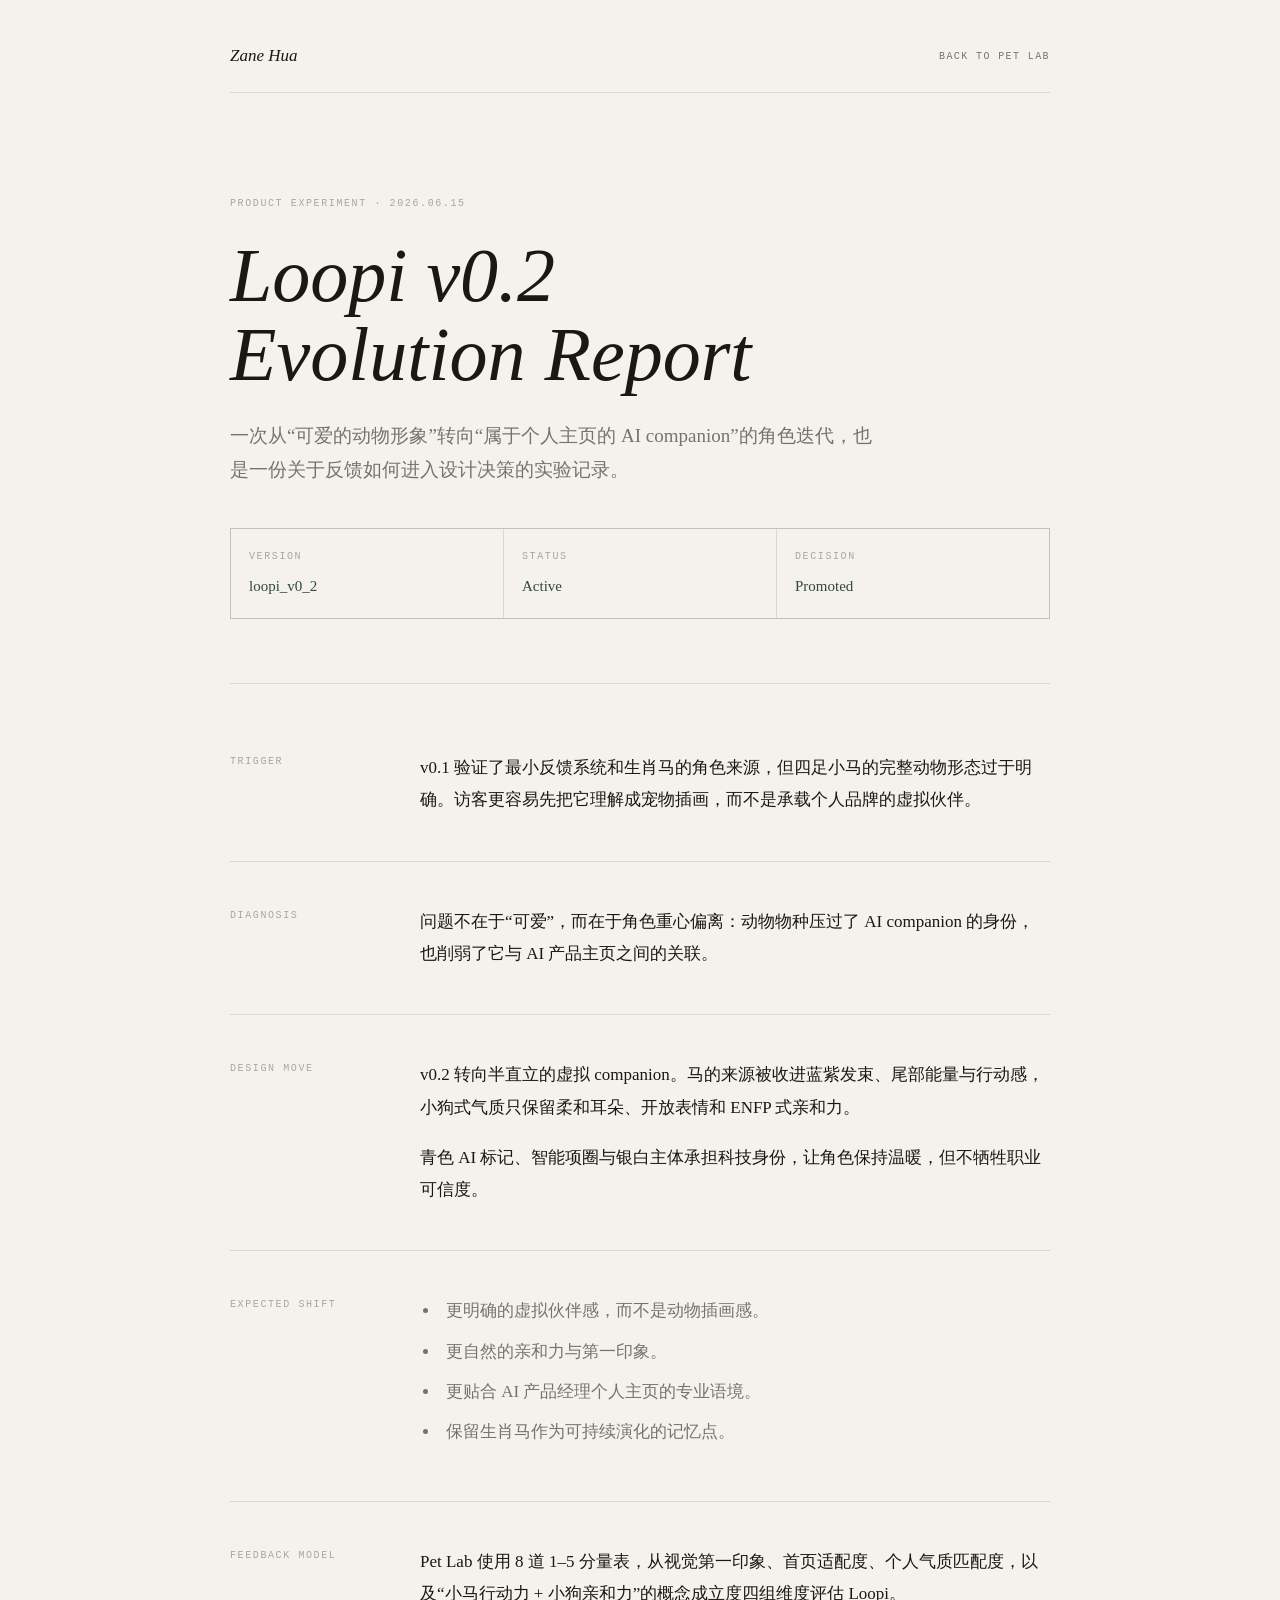
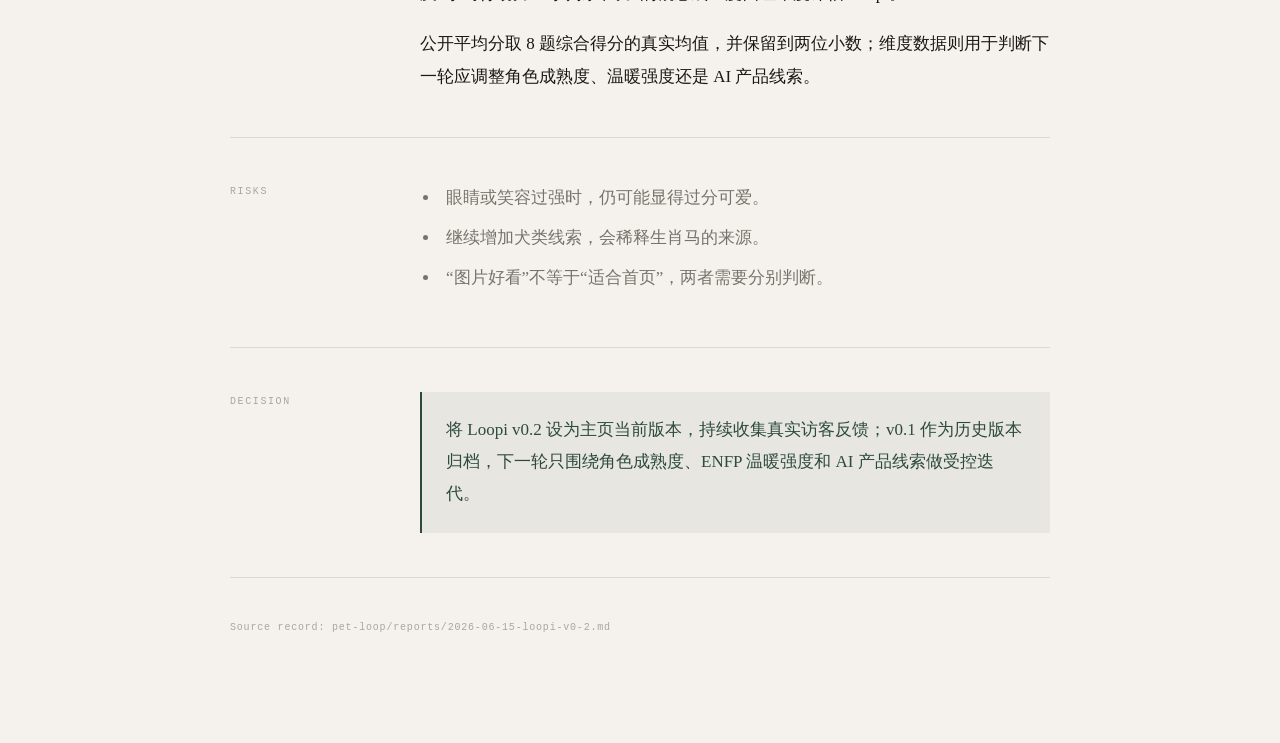
<file: pet-loop/reports/2026-06-15-loopi-v0-2.html>
<!DOCTYPE html>
<html lang="zh-CN">
<head>
<meta charset="UTF-8">
<meta name="viewport" content="width=device-width, initial-scale=1.0">
<title>Loopi v0.2 Evolution Report · Zane Hua</title>
<meta name="description" content="Loopi v0.2 的角色诊断、设计决策与首页反馈模型。">
<link rel="canonical" href="https://yuanzehua.me/pet-loop/reports/2026-06-15-loopi-v0-2.html">
<meta property="og:type" content="article">
<meta property="og:title" content="Loopi v0.2 Evolution Report · Zane Hua">
<meta property="og:description" content="Loopi v0.2 的角色诊断、设计决策与首页反馈模型。">
<meta property="og:url" content="https://yuanzehua.me/pet-loop/reports/2026-06-15-loopi-v0-2.html">
<meta property="og:image" content="https://yuanzehua.me/assets/images/pets/loopi/v0-2/loopi-v0-2-source.png">
<meta name="twitter:card" content="summary">
<link rel="icon" type="image/svg+xml" href="/assets/favicon.svg">
<style>
:root {
  --ink:#1a1814; --paper:#f5f2ed; --mid:#77736c; --light:#aaa69e;
  --rule:rgba(26,24,20,.12); --accent:#2d4a3e; --accent-soft:rgba(45,74,62,.07);
  --serif:Georgia,'Songti SC',STSong,serif; --mono:'SFMono-Regular',Consolas,monospace;
}
*,*::before,*::after{box-sizing:border-box}
html{scroll-behavior:smooth}
body{margin:0;background:var(--paper);color:var(--ink);font-family:var(--serif);font-size:17px;line-height:1.9;-webkit-font-smoothing:antialiased}
a{color:inherit}
a:focus-visible{outline:1px solid var(--accent);outline-offset:4px}
.page{width:min(820px,calc(100% - 48px));margin:0 auto;padding:40px 0 96px}
.top{display:flex;justify-content:space-between;align-items:center;padding-bottom:20px;border-bottom:1px solid var(--rule)}
.brand{font-style:italic;text-decoration:none}.back{font-family:var(--mono);font-size:10px;letter-spacing:.14em;text-transform:uppercase;color:var(--mid);text-decoration:none}
header{padding:92px 0 64px;border-bottom:1px solid var(--rule)}
.eyebrow,.meta dt{font-family:var(--mono);font-size:10px;letter-spacing:.16em;text-transform:uppercase;color:var(--light)}
h1{font-size:clamp(46px,8vw,76px);font-weight:400;font-style:italic;line-height:1.05;margin:18px 0 24px}
.lead{max-width:650px;margin:0;color:var(--mid);font-size:19px;line-height:1.8}
.meta{display:grid;grid-template-columns:repeat(3,1fr);gap:1px;margin:40px 0 0;background:var(--rule);border:1px solid var(--rule)}
.meta div{background:var(--paper);padding:18px}.meta dt{margin-bottom:6px}.meta dd{margin:0;font-size:15px;color:var(--accent)}
main{padding-top:24px}
section{display:grid;grid-template-columns:150px 1fr;gap:40px;padding:44px 0;border-bottom:1px solid var(--rule)}
h2{margin:0;font-family:var(--mono);font-size:10px;font-weight:400;letter-spacing:.16em;text-transform:uppercase;color:var(--light)}
.content p{margin:0 0 18px}.content p:last-child{margin-bottom:0}
ul{margin:0;padding-left:20px;color:var(--mid)}li{padding-left:6px;margin-bottom:8px}
.decision{background:var(--accent-soft);border-left:2px solid var(--accent);padding:22px 24px;color:var(--accent)}
.source{margin-top:40px;font-family:var(--mono);font-size:10px;letter-spacing:.08em;color:var(--light)}
@media(max-width:640px){.page{width:min(100% - 32px,820px)}header{padding:64px 0 48px}.meta{grid-template-columns:1fr}section{grid-template-columns:1fr;gap:14px;padding:36px 0}.lead{font-size:17px}.top{padding-top:4px}}
@media(prefers-reduced-motion:reduce){html{scroll-behavior:auto}}
</style>
</head>
<body>
<div class="page">
  <nav class="top" aria-label="Report navigation">
    <a class="brand" href="/">Zane Hua</a>
    <a class="back" href="/pet-lab/">Back to Pet Lab</a>
  </nav>

  <header>
    <span class="eyebrow">Product Experiment · 2026.06.15</span>
    <h1>Loopi v0.2<br>Evolution Report</h1>
    <p class="lead">一次从“可爱的动物形象”转向“属于个人主页的 AI companion”的角色迭代，也是一份关于反馈如何进入设计决策的实验记录。</p>
    <dl class="meta">
      <div><dt>Version</dt><dd>loopi_v0_2</dd></div>
      <div><dt>Status</dt><dd>Active</dd></div>
      <div><dt>Decision</dt><dd>Promoted</dd></div>
    </dl>
  </header>

  <main>
    <section>
      <h2>Trigger</h2>
      <div class="content"><p>v0.1 验证了最小反馈系统和生肖马的角色来源，但四足小马的完整动物形态过于明确。访客更容易先把它理解成宠物插画，而不是承载个人品牌的虚拟伙伴。</p></div>
    </section>
    <section>
      <h2>Diagnosis</h2>
      <div class="content"><p>问题不在于“可爱”，而在于角色重心偏离：动物物种压过了 AI companion 的身份，也削弱了它与 AI 产品主页之间的关联。</p></div>
    </section>
    <section>
      <h2>Design Move</h2>
      <div class="content">
        <p>v0.2 转向半直立的虚拟 companion。马的来源被收进蓝紫发束、尾部能量与行动感，小狗式气质只保留柔和耳朵、开放表情和 ENFP 式亲和力。</p>
        <p>青色 AI 标记、智能项圈与银白主体承担科技身份，让角色保持温暖，但不牺牲职业可信度。</p>
      </div>
    </section>
    <section>
      <h2>Expected Shift</h2>
      <div class="content">
        <ul>
          <li>更明确的虚拟伙伴感，而不是动物插画感。</li>
          <li>更自然的亲和力与第一印象。</li>
          <li>更贴合 AI 产品经理个人主页的专业语境。</li>
          <li>保留生肖马作为可持续演化的记忆点。</li>
        </ul>
      </div>
    </section>
    <section>
      <h2>Feedback Model</h2>
      <div class="content">
        <p>Pet Lab 使用 8 道 1–5 分量表，从视觉第一印象、首页适配度、个人气质匹配度，以及“小马行动力 + 小狗亲和力”的概念成立度四组维度评估 Loopi。</p>
        <p>公开平均分取 8 题综合得分的真实均值，并保留到两位小数；维度数据则用于判断下一轮应调整角色成熟度、温暖强度还是 AI 产品线索。</p>
      </div>
    </section>
    <section>
      <h2>Risks</h2>
      <div class="content">
        <ul>
          <li>眼睛或笑容过强时，仍可能显得过分可爱。</li>
          <li>继续增加犬类线索，会稀释生肖马的来源。</li>
          <li>“图片好看”不等于“适合首页”，两者需要分别判断。</li>
        </ul>
      </div>
    </section>
    <section>
      <h2>Decision</h2>
      <div class="content"><p class="decision">将 Loopi v0.2 设为主页当前版本，持续收集真实访客反馈；v0.1 作为历史版本归档，下一轮只围绕角色成熟度、ENFP 温暖强度和 AI 产品线索做受控迭代。</p></div>
    </section>
  </main>

  <p class="source">Source record: pet-loop/reports/2026-06-15-loopi-v0-2.md</p>
</div>
</body>
</html>
</file>
